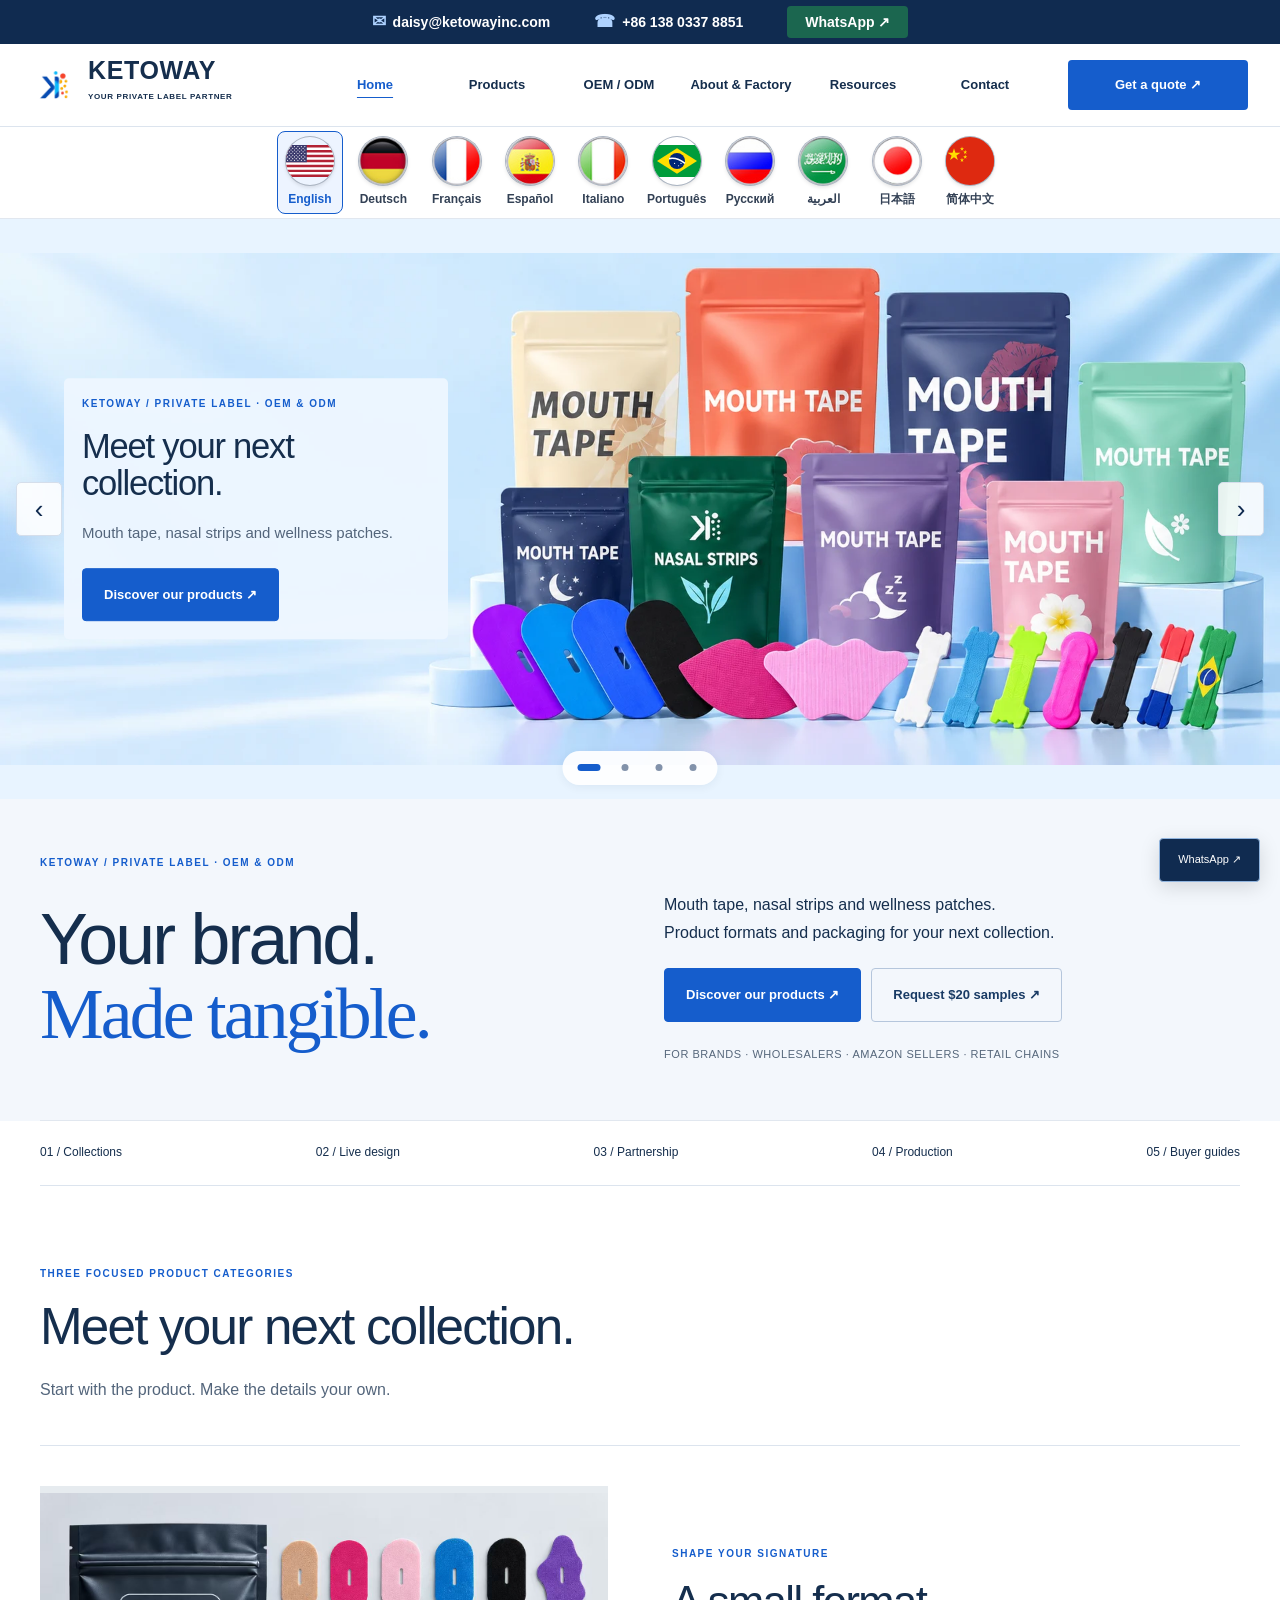
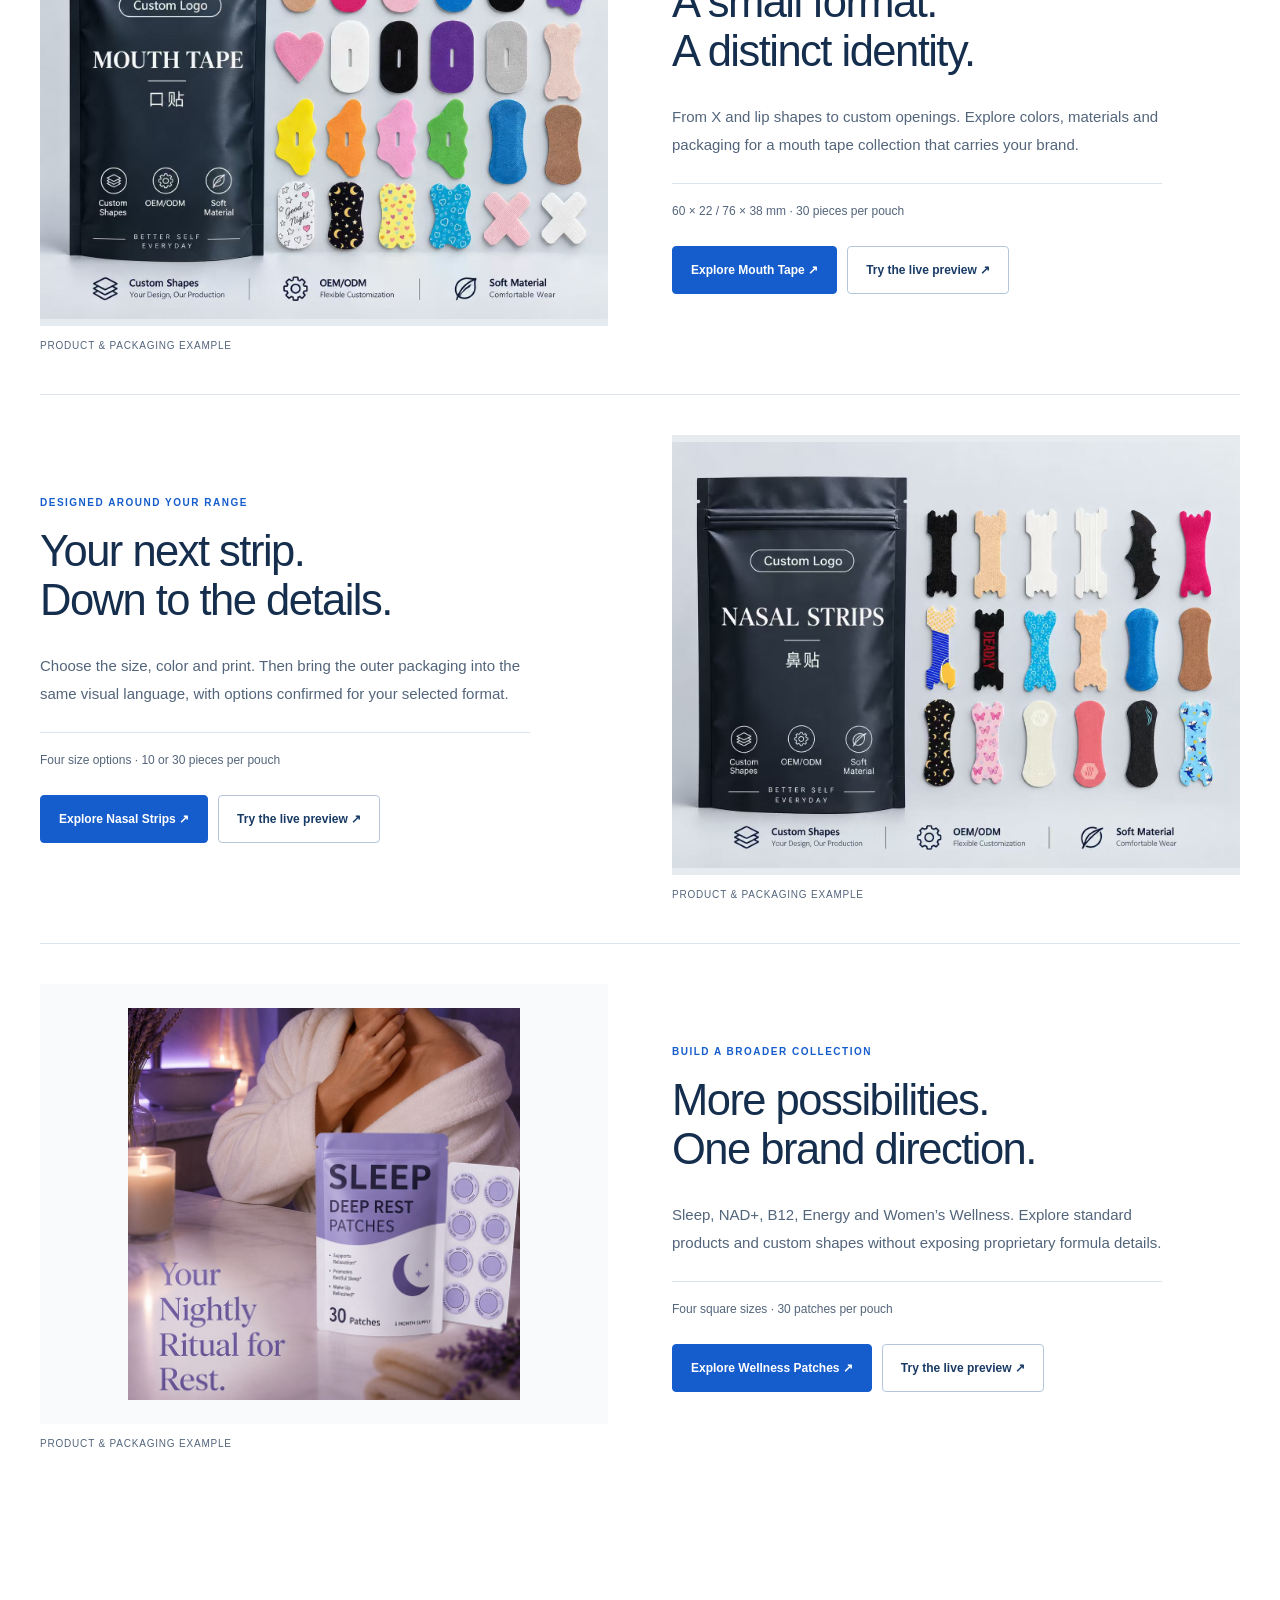
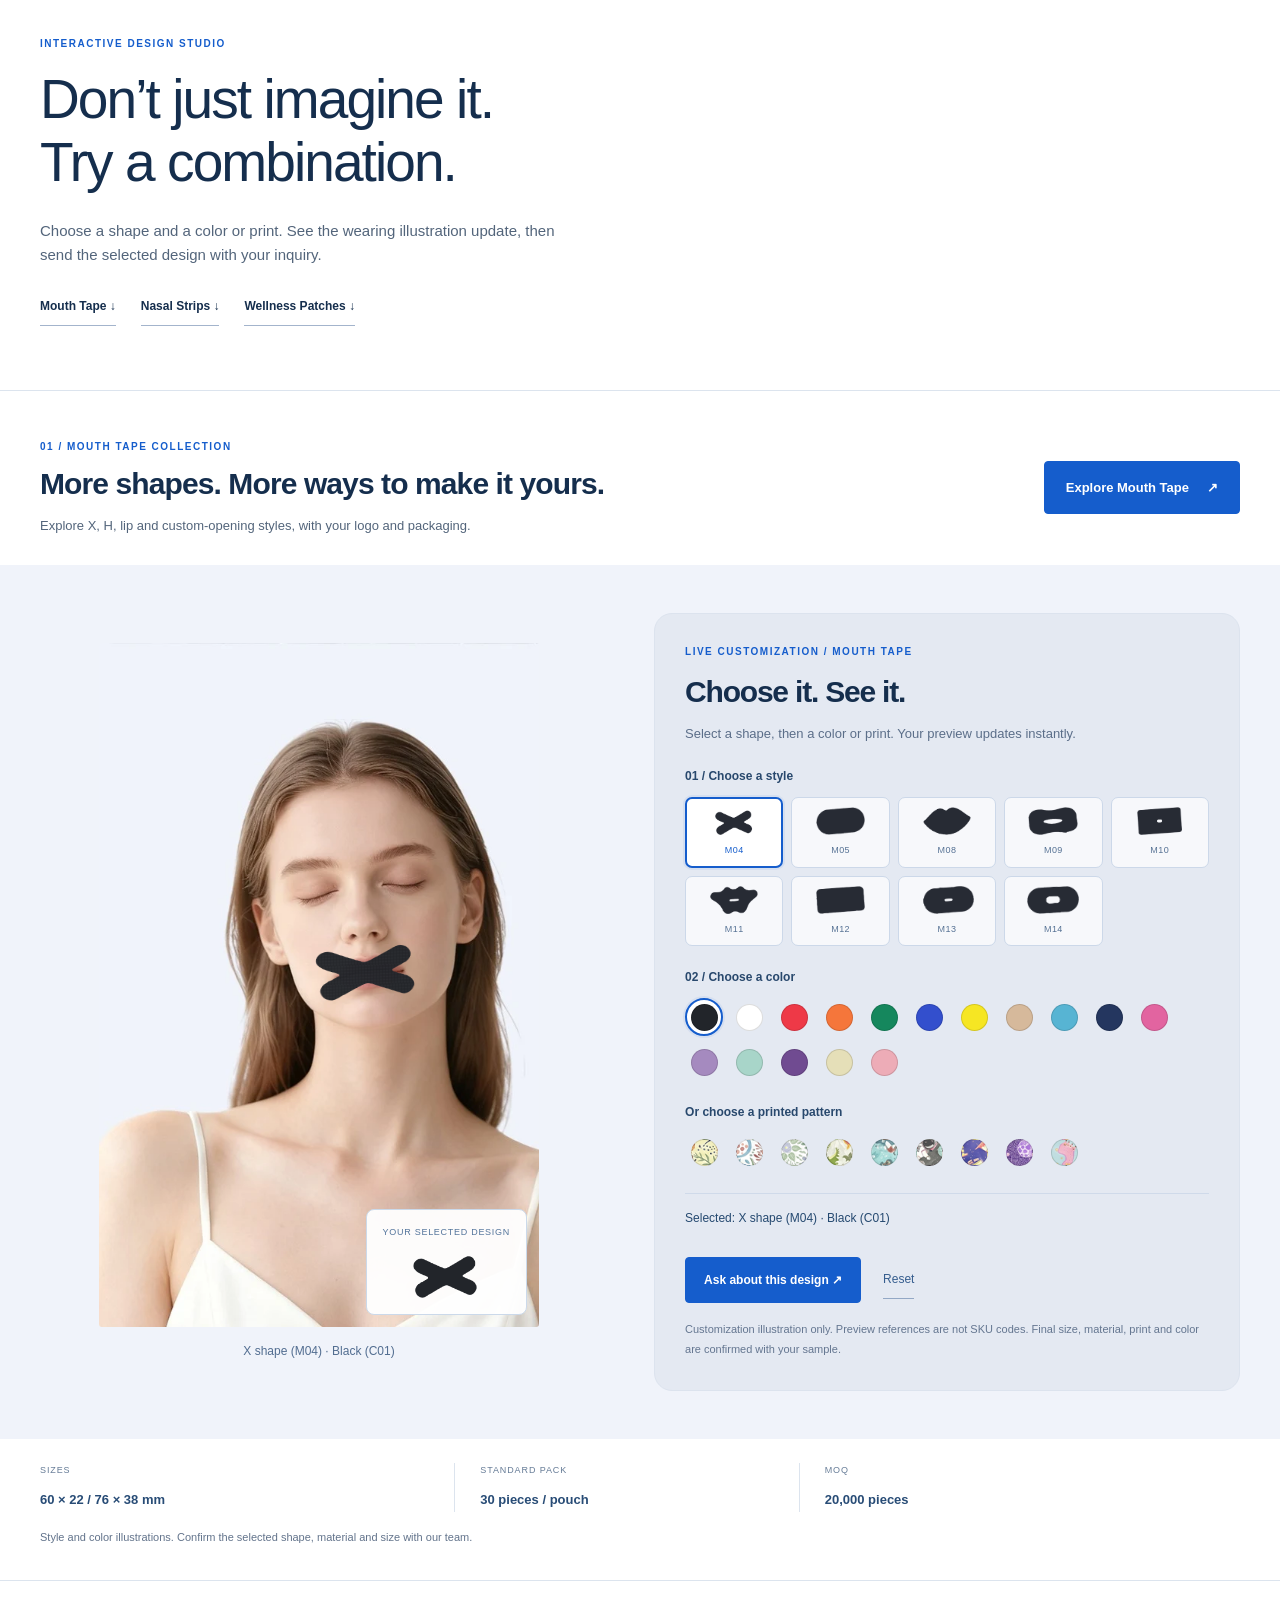
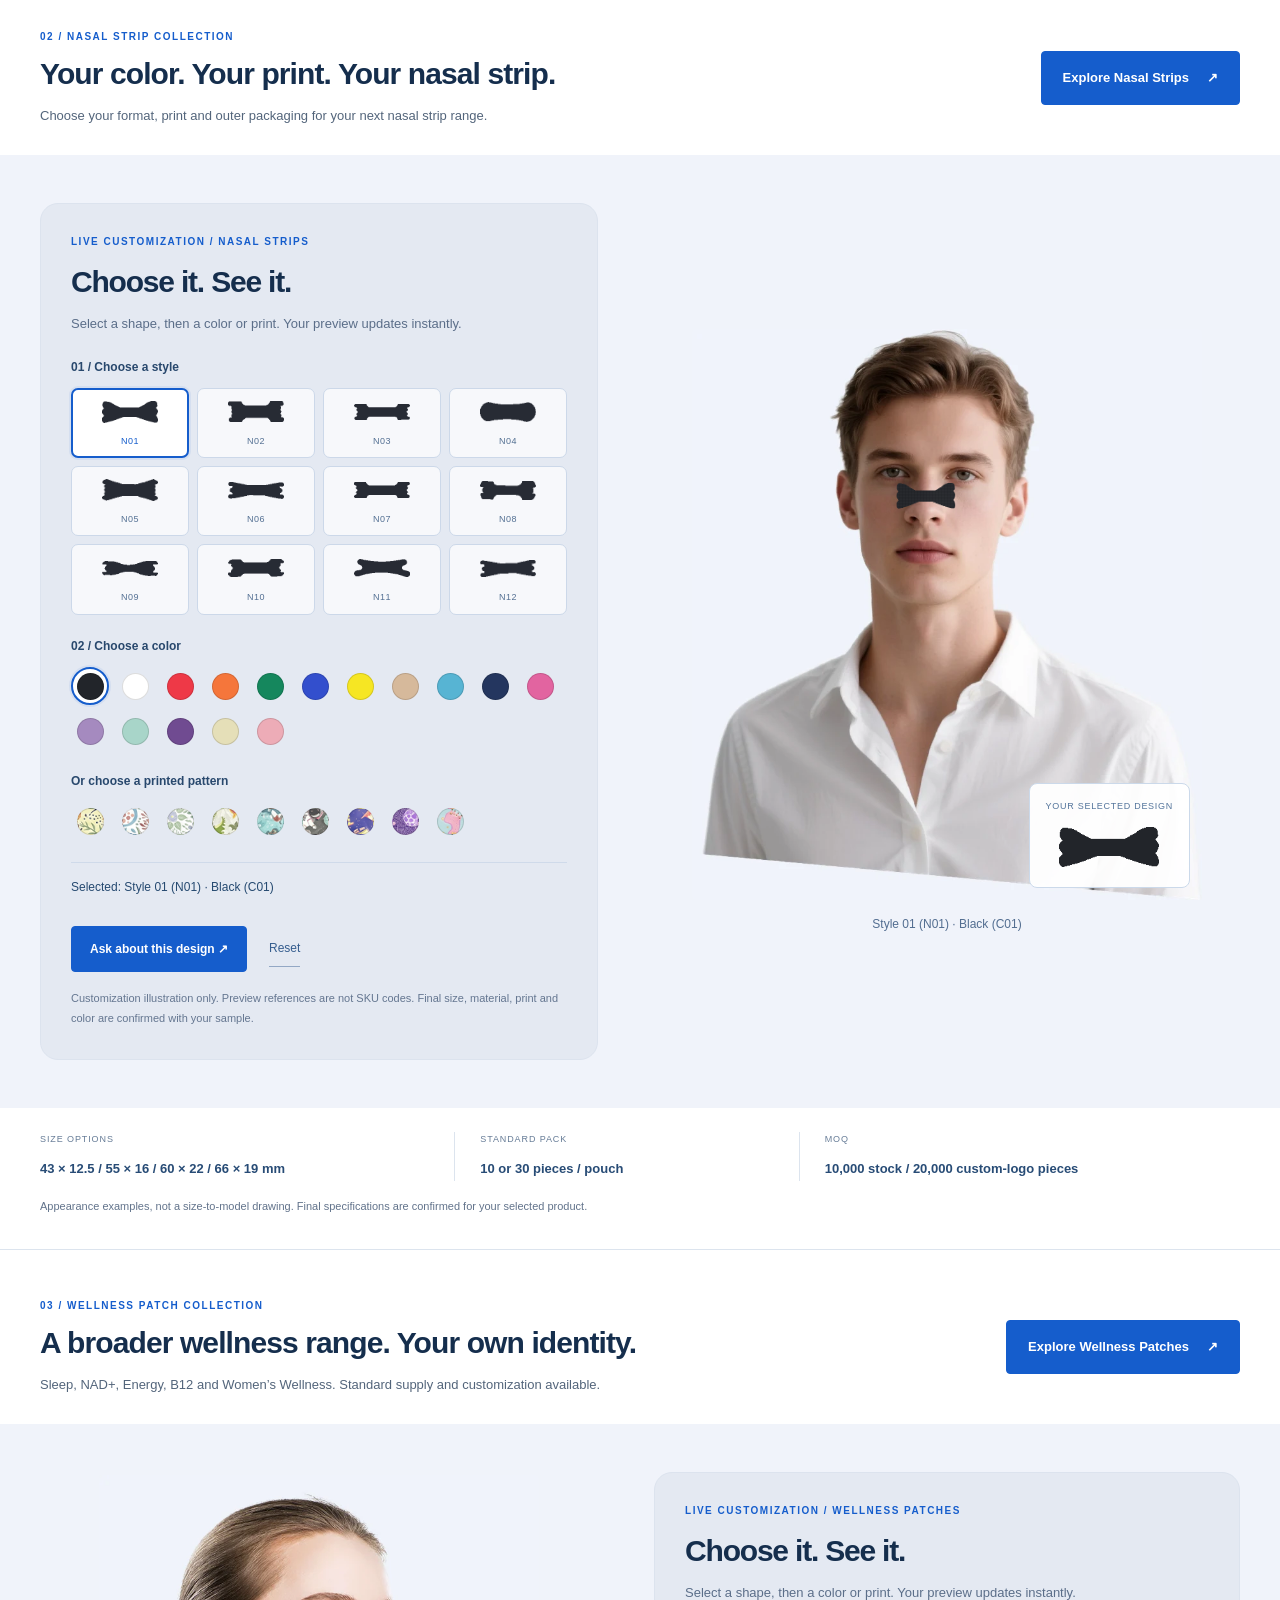
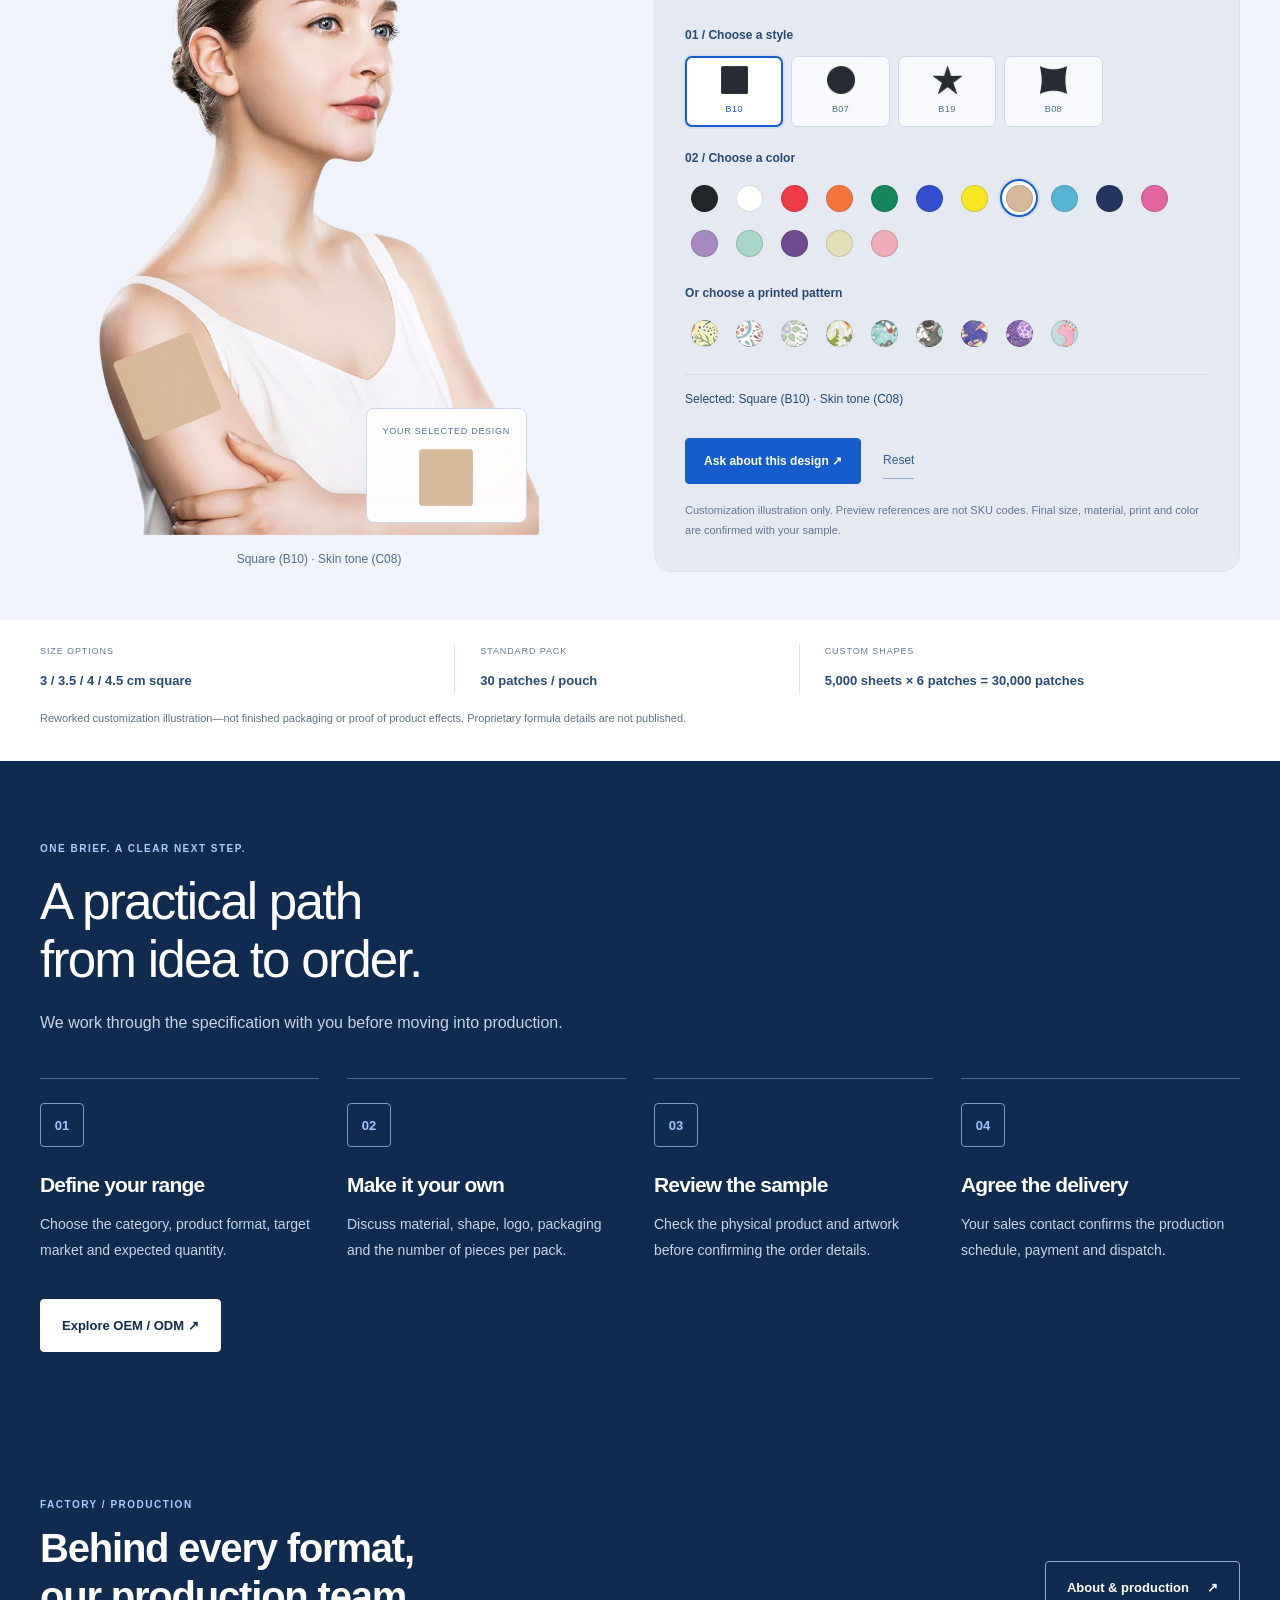
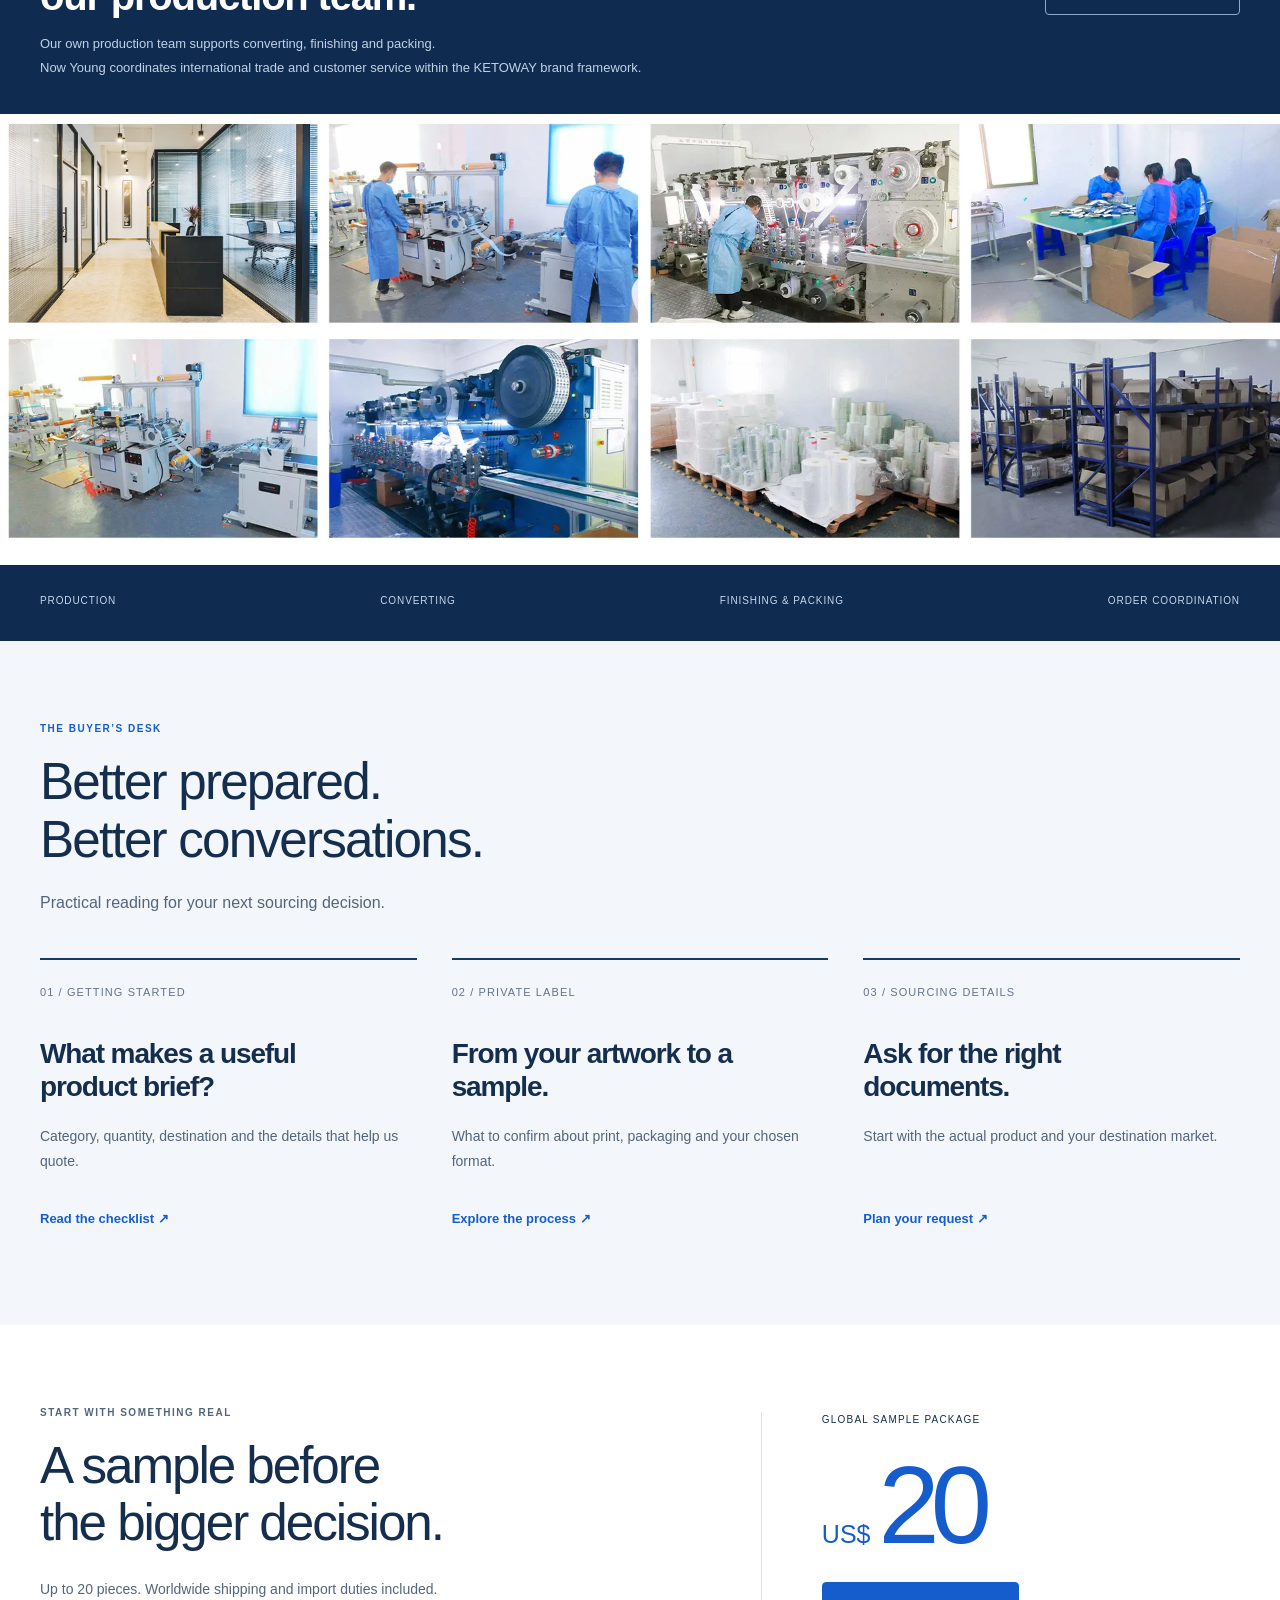
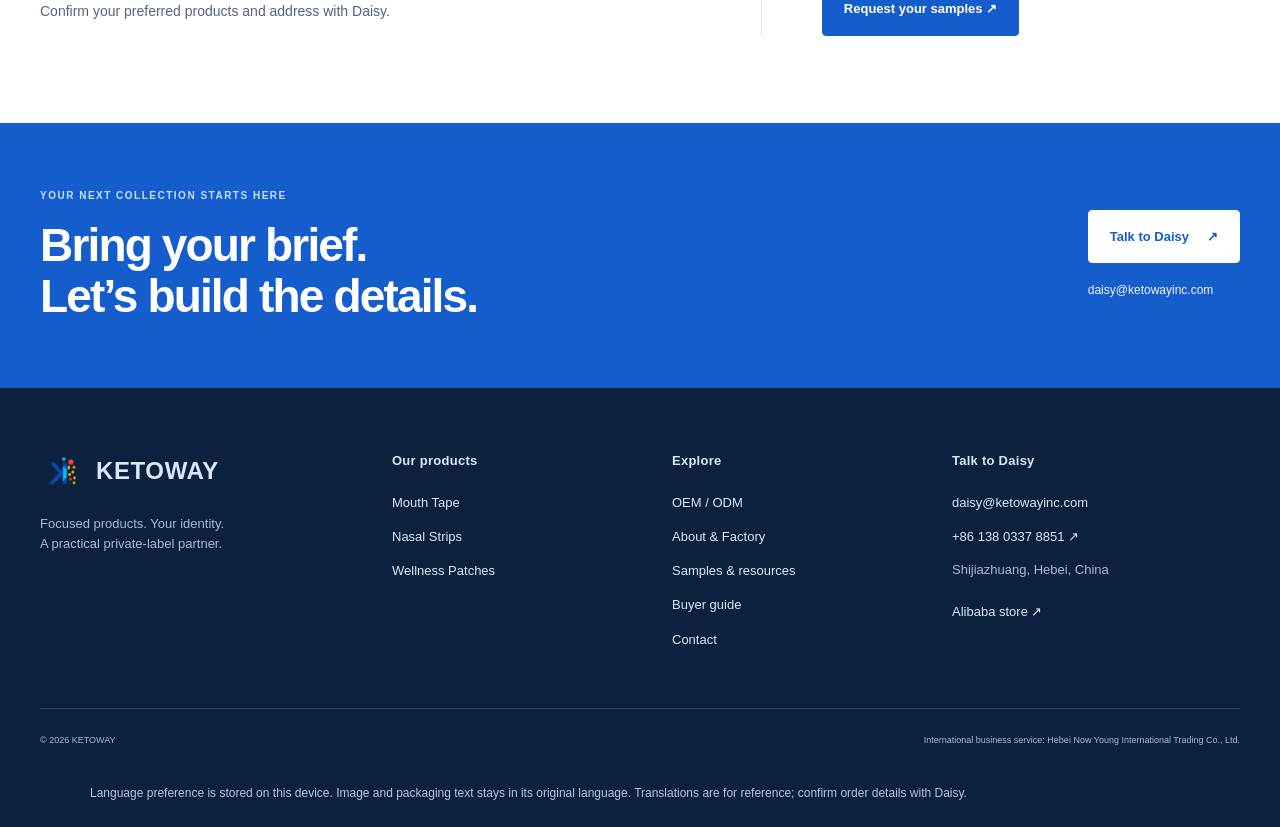
<file: index.html>
<!doctype html><html lang="en"><head><meta charset="utf-8"><meta name="viewport" content="width=device-width,initial-scale=1"><meta name="description" content="Private label mouth tape, nasal strips and wellness patches for brands, wholesalers and retailers. Explore KETOWAY customization and US$20 samples."><meta name="theme-color" content="#102b50"><title>Private Label Mouth Tape, Nasal Strips &amp; Wellness Patches | KETOWAY</title><link rel="canonical" href="https://www.ketowayinc.com/"><meta property="og:type" content="website"><meta property="og:site_name" content="KETOWAY"><meta property="og:title" content="Private Label Mouth Tape, Nasal Strips &amp; Wellness Patches | KETOWAY"><meta property="og:description" content="Private label mouth tape, nasal strips and wellness patches for brands, wholesalers and retailers. Explore KETOWAY customization and US$20 samples."><meta property="og:image" content="https://www.ketowayinc.com/assets/poster-collection.webp"><meta property="og:url" content="https://www.ketowayinc.com/"><meta name="twitter:card" content="summary_large_image"><meta name="twitter:title" content="Private Label Mouth Tape, Nasal Strips &amp; Wellness Patches | KETOWAY"><meta name="twitter:description" content="Private label mouth tape, nasal strips and wellness patches for brands, wholesalers and retailers. Explore KETOWAY customization and US$20 samples."><meta name="twitter:image" content="https://www.ketowayinc.com/assets/poster-collection.webp"><link rel="alternate" hreflang="en" href="https://www.ketowayinc.com/?lang=en"><link rel="alternate" hreflang="de" href="https://www.ketowayinc.com/?lang=de"><link rel="alternate" hreflang="fr" href="https://www.ketowayinc.com/?lang=fr"><link rel="alternate" hreflang="es" href="https://www.ketowayinc.com/?lang=es"><link rel="alternate" hreflang="it" href="https://www.ketowayinc.com/?lang=it"><link rel="alternate" hreflang="pt-BR" href="https://www.ketowayinc.com/?lang=pt-BR"><link rel="alternate" hreflang="ru" href="https://www.ketowayinc.com/?lang=ru"><link rel="alternate" hreflang="ar" href="https://www.ketowayinc.com/?lang=ar"><link rel="alternate" hreflang="ja" href="https://www.ketowayinc.com/?lang=ja"><link rel="alternate" hreflang="zh-CN" href="https://www.ketowayinc.com/?lang=zh-CN"><link rel="alternate" hreflang="x-default" href="https://www.ketowayinc.com/"><script type="application/ld+json">{"@context":"https://schema.org","@type":"Organization","name":"KETOWAY","url":"https://www.ketowayinc.com/","logo":"https://www.ketowayinc.com/assets/ketoway-logo.png","email":"daisy@ketowayinc.com","telephone":"+8613803378851","address":{"@type":"PostalAddress","addressLocality":"Shijiazhuang","addressRegion":"Hebei","addressCountry":"CN"},"contactPoint":{"@type":"ContactPoint","name":"Daisy","contactType":"sales","email":"daisy@ketowayinc.com","telephone":"+8613803378851"},"sameAs":["https://ketoway.en.alibaba.com/"]}</script><link rel="stylesheet" href="styles.css?v=20260922-studio"><link rel="icon" href="assets/ketoway-logo.png"><link rel="stylesheet" href="studio.css?v=20260922-studio"><link rel="stylesheet" href="languages.css?v=20260924-refine"><link rel="stylesheet" href="design-polish.css?v=20260923-polish"><link rel="stylesheet" href="carousel.css?v=20260923-carousel"><link rel="stylesheet" href="refinement.css?v=20260924-refine"><link rel="stylesheet" href="topcontact.css?v=20260924-fit"></head><body><a class="skip" href="#main">Skip to content</a><div class="contact-strip"><div class="container" data-no-translate><a href="mailto:daisy@ketowayinc.com"><span aria-hidden="true">✉</span> daisy@ketowayinc.com</a><a href="tel:+8613803378851"><span aria-hidden="true">☎</span> +86 138 0337 8851</a><a href="https://wa.me/8613803378851" target="_blank" rel="noopener">WhatsApp ↗</a></div></div><header><div class="container header-inner"><a class="brand" href="index.html" aria-label="KETOWAY home"><picture><source srcset="assets/ketoway-logo.webp" type="image/webp"><img src="assets/ketoway-logo.png" alt="" loading="lazy" decoding="async"></picture><strong>KETOWAY<small>YOUR PRIVATE LABEL PARTNER</small></strong></a><button id="menu-toggle" aria-label="Open navigation" aria-controls="main-nav" aria-expanded="false">☰</button><nav id="main-nav" aria-label="Main navigation"><a href="index.html" aria-current="page">Home</a><a href="products.html">Products</a><a href="oem.html">OEM / ODM</a><a href="factory.html">About & Factory</a><a href="resources.html">Resources</a><a href="contact.html">Contact</a></nav><a class="header-quote" href="contact.html">Get a quote ↗</a></div></header><main id="main"><section class="studio-hero"><section class="hero-carousel" aria-label="KETOWAY collections"><div class="carousel-stage"><article class="carousel-slide slide-collection" id="hero-slide-0" ><div class="slide-media"><img src="assets/poster-collection.webp" alt="Company-owned mouth tape and nasal strip packaging collection" fetchpriority="high" decoding="async"></div><div class="slide-copy"><p class="eyebrow">KETOWAY / PRIVATE LABEL · OEM & ODM</p><h2>Meet your next collection.</h2><p>Mouth tape, nasal strips and wellness patches.</p><a class="button" href="products.html">Discover our products ↗</a></div></article><article class="carousel-slide slide-custom" id="hero-slide-1" hidden><div class="slide-media"><img src="assets/mouth-custom-options.jpg" alt="Mouth Tape product and packaging example" loading="lazy" decoding="async"><img src="assets/nasal-custom-options.jpg" alt="Nasal Strips product and packaging example" loading="lazy"></div><div class="slide-copy"><p class="eyebrow">OEM / ODM</p><h2>Make it your own</h2><p>Discuss material, shape, logo, packaging and the number of pieces per pack.</p><a class="button" href="oem.html">Explore OEM / ODM ↗</a></div></article><article class="carousel-slide slide-production" id="hero-slide-2" hidden><div class="slide-media"><img src="assets/poster-production.webp" alt="Actual production, converting, packing and storage photographs supplied in our company storefront source files" loading="lazy" decoding="async"></div><div class="slide-copy"><p class="eyebrow">FACTORY / PRODUCTION</p><h2>Our production team</h2><p>Our own production team supports converting, finishing and packing.</p><a class="button" href="factory.html">About & production</a></div></article><article class="carousel-slide slide-wellness" id="hero-slide-3" hidden><div class="slide-media"><img src="assets/product-sleep-patches.jpg" alt="Wellness Patches product and packaging example" loading="lazy" decoding="async"></div><div class="slide-copy"><p class="eyebrow">Wellness Patches</p><h2>More possibilities.</h2><p>Sleep, NAD+, Energy, B12 and Women’s Wellness. Standard supply and customization available.</p><a class="button" href="functional-patches.html">Explore Wellness Patches ↗</a></div></article></div><div class="carousel-controls" hidden data-no-translate><button type="button" data-carousel-prev aria-label="Previous slide">‹</button><div class="carousel-dots"><button type="button" data-carousel-dot="0" aria-controls="hero-slide-0" aria-label="Slide 1" aria-pressed="true"><span></span></button><button type="button" data-carousel-dot="1" aria-controls="hero-slide-1" aria-label="Slide 2" aria-pressed="false"><span></span></button><button type="button" data-carousel-dot="2" aria-controls="hero-slide-2" aria-label="Slide 3" aria-pressed="false"><span></span></button><button type="button" data-carousel-dot="3" aria-controls="hero-slide-3" aria-label="Slide 4" aria-pressed="false"><span></span></button></div><span class="carousel-counter" aria-hidden="true">01 / 04</span><button type="button" data-carousel-next aria-label="Next slide">›</button></div><span class="carousel-announcement" aria-live="polite" aria-atomic="true" data-no-translate></span></section><div class="studio-intro container"><p class="eyebrow">KETOWAY / PRIVATE LABEL · OEM & ODM</p><div><h1>Your brand.<br><em>Made tangible.</em></h1><div class="studio-pitch"><p>Mouth tape, nasal strips and wellness patches.<br>Product formats and packaging for your next collection.</p><div class="actions"><a class="button" href="#collections">Discover our products ↗</a><a class="button secondary" href="contact.html?request=Sample">Request $20 samples ↗</a></div><p class="studio-audience">FOR BRANDS · WHOLESALERS · AMAZON SELLERS · RETAIL CHAINS</p></div></div></div></section>
<nav class="studio-jump container" aria-label="Homepage chapters"><a href="#collections">01 / Collections</a><a href="#customize">02 / Live design</a><a href="#partnership">03 / Partnership</a><a href="#production">04 / Production</a><a href="#buyer-journal">05 / Buyer guides</a></nav>
<section class="range-section container" id="collections"><div class="studio-section-heading"><p class="eyebrow">THREE FOCUSED PRODUCT CATEGORIES</p><h2>Meet your next collection.</h2><p>Start with the product. Make the details your own.</p></div><article class="range-story"><a class="range-photo" href="mouth-tape.html"><img src="assets/mouth-custom-options.jpg" alt="Mouth Tape product and packaging example" loading="lazy"><span>PRODUCT & PACKAGING EXAMPLE</span></a><div class="range-story-copy"><p class="eyebrow">SHAPE YOUR SIGNATURE</p><h2>A small format.<br>A distinct identity.</h2><p>From X and lip shapes to custom openings. Explore colors, materials and packaging for a mouth tape collection that carries your brand.</p><p class="range-spec">60 × 22 / 76 × 38 mm · 30 pieces per pouch</p><div class="actions"><a class="button" href="mouth-tape.html">Explore Mouth Tape ↗</a><a class="button secondary" href="#mouth-collection">Try the live preview ↗</a></div></div></article><article class="range-story"><a class="range-photo" href="nasal-strips.html"><img src="assets/nasal-custom-options.jpg" alt="Nasal Strips product and packaging example" loading="lazy"><span>PRODUCT & PACKAGING EXAMPLE</span></a><div class="range-story-copy"><p class="eyebrow">DESIGNED AROUND YOUR RANGE</p><h2>Your next strip.<br>Down to the details.</h2><p>Choose the size, color and print. Then bring the outer packaging into the same visual language, with options confirmed for your selected format.</p><p class="range-spec">Four size options · 10 or 30 pieces per pouch</p><div class="actions"><a class="button" href="nasal-strips.html">Explore Nasal Strips ↗</a><a class="button secondary" href="#nasal-collection">Try the live preview ↗</a></div></div></article><article class="range-story"><a class="range-photo" href="functional-patches.html"><img src="assets/product-sleep-patches.jpg" alt="Wellness Patches product and packaging example" loading="lazy"><span>PRODUCT & PACKAGING EXAMPLE</span></a><div class="range-story-copy"><p class="eyebrow">BUILD A BROADER COLLECTION</p><h2>More possibilities.<br>One brand direction.</h2><p>Sleep, NAD+, B12, Energy and Women’s Wellness. Explore standard products and custom shapes without exposing proprietary formula details.</p><p class="range-spec">Four square sizes · 30 patches per pouch</p><div class="actions"><a class="button" href="functional-patches.html">Explore Wellness Patches ↗</a><a class="button secondary" href="#wellness-collection">Try the live preview ↗</a></div></div></article></section>
<section class="studio-custom-heading container" id="customize"><p class="eyebrow">INTERACTIVE DESIGN STUDIO</p><h2>Don’t just imagine it.<br>Try a combination.</h2><p>Choose a shape and a color or print. See the wearing illustration update, then send the selected design with your inquiry.</p><nav aria-label="Choose a live preview"><a href="#mouth-collection">Mouth Tape ↓</a><a href="#nasal-collection">Nasal Strips ↓</a><a href="#wellness-collection">Wellness Patches ↓</a></nav></section><section class="collection-poster" id="mouth-collection" aria-labelledby="mouth-collection-heading"><div class="container poster-heading"><div><p class="eyebrow">01 / MOUTH TAPE COLLECTION</p><h2 id="mouth-collection-heading">More shapes. More ways to make it yours.</h2><p>Explore X, H, lip and custom-opening styles, with your logo and packaging.</p></div><a class="button" href="mouth-tape.html">Explore Mouth Tape<span aria-hidden="true">↗</span></a></div><div class="configurator" data-configurator="mouth"><p class="config-placeholder">Loading interactive preview… <a href="mouth-tape.html">View product specifications</a></p><noscript><p>Enable JavaScript to choose a shape and color. Contact Daisy for a custom design.</p></noscript></div><div class="container"><div class="poster-facts"><div><span>SIZES</span><strong>60 × 22 / 76 × 38 mm</strong></div><div><span>STANDARD PACK</span><strong>30 pieces / pouch</strong></div><div><span>MOQ</span><strong>20,000 pieces</strong></div></div><p class="poster-note">Style and color illustrations. Confirm the selected shape, material and size with our team.</p></div></section><section class="collection-poster" id="nasal-collection" aria-labelledby="nasal-collection-heading"><div class="container poster-heading"><div><p class="eyebrow">02 / NASAL STRIP COLLECTION</p><h2 id="nasal-collection-heading">Your color. Your print. Your nasal strip.</h2><p>Choose your format, print and outer packaging for your next nasal strip range.</p></div><a class="button" href="nasal-strips.html">Explore Nasal Strips<span aria-hidden="true">↗</span></a></div><div class="configurator" data-configurator="nasal"><p class="config-placeholder">Loading interactive preview… <a href="nasal-strips.html">View product specifications</a></p><noscript><p>Enable JavaScript to choose a shape and color. Contact Daisy for a custom design.</p></noscript></div><div class="container"><div class="poster-facts"><div><span>SIZE OPTIONS</span><strong>43 × 12.5 / 55 × 16 / 60 × 22 / 66 × 19 mm</strong></div><div><span>STANDARD PACK</span><strong>10 or 30 pieces / pouch</strong></div><div><span>MOQ</span><strong>10,000 stock / 20,000 custom-logo pieces</strong></div></div><p class="poster-note">Appearance examples, not a size-to-model drawing. Final specifications are confirmed for your selected product.</p></div></section><section class="collection-poster" id="wellness-collection" aria-labelledby="wellness-collection-heading"><div class="container poster-heading"><div><p class="eyebrow">03 / WELLNESS PATCH COLLECTION</p><h2 id="wellness-collection-heading">A broader wellness range. Your own identity.</h2><p>Sleep, NAD+, Energy, B12 and Women’s Wellness. Standard supply and customization available.</p></div><a class="button" href="functional-patches.html">Explore Wellness Patches<span aria-hidden="true">↗</span></a></div><div class="configurator" data-configurator="body"><p class="config-placeholder">Loading interactive preview… <a href="functional-patches.html">View product specifications</a></p><noscript><p>Enable JavaScript to choose a shape and color. Contact Daisy for a custom design.</p></noscript></div><div class="container"><div class="poster-facts"><div><span>SIZE OPTIONS</span><strong>3 / 3.5 / 4 / 4.5 cm square</strong></div><div><span>STANDARD PACK</span><strong>30 patches / pouch</strong></div><div><span>CUSTOM SHAPES</span><strong>5,000 sheets × 6 patches = 30,000 patches</strong></div></div><p class="poster-note">Reworked customization illustration—not finished packaging or proof of product effects. Proprietary formula details are not published.</p></div></section>

<section class="partnership-section" id="partnership"><div class="container"><div class="studio-section-heading"><p class="eyebrow">ONE BRIEF. A CLEAR NEXT STEP.</p><h2>A practical path<br>from idea to order.</h2><p>We work through the specification with you before moving into production.</p></div><ol class="partnership-steps"><li><span>01</span><h3>Define your range</h3><p>Choose the category, product format, target market and expected quantity.</p></li><li><span>02</span><h3>Make it your own</h3><p>Discuss material, shape, logo, packaging and the number of pieces per pack.</p></li><li><span>03</span><h3>Review the sample</h3><p>Check the physical product and artwork before confirming the order details.</p></li><li><span>04</span><h3>Agree the delivery</h3><p>Your sales contact confirms the production schedule, payment and dispatch.</p></li></ol><a class="button" href="oem.html">Explore OEM / ODM ↗</a></div></section>
<div id="production"><section class="production-poster"><div class="container poster-heading"><div><p class="eyebrow">FACTORY / PRODUCTION</p><h2>Behind every format,<br>our production team.</h2><p>Our own production team supports converting, finishing and packing.<br>Now Young coordinates international trade and customer service within the KETOWAY brand framework.</p></div><a class="button secondary" href="factory.html">About & production<span aria-hidden="true">↗</span></a></div><a href="factory.html" class="production-art"><img src="assets/poster-production.webp" alt="Actual production, converting, packing and storage photographs supplied in our company storefront source files" width="1920" height="899" loading="lazy" decoding="async"></a><div class="container production-caption"><span>PRODUCTION</span><span>CONVERTING</span><span>FINISHING & PACKING</span><span>ORDER COORDINATION</span></div></section>
</div>
<section class="section studio-journal" id="buyer-journal"><div class="container"><div class="studio-section-heading"><p class="eyebrow">THE BUYER’S DESK</p><h2>Better prepared.<br>Better conversations.</h2><p>Practical reading for your next sourcing decision.</p></div><div class="journal-grid"><a href="buyer-guide.html#brief"><span>01 / GETTING STARTED</span><h3>What makes a useful product brief?</h3><p>Category, quantity, destination and the details that help us quote.</p><b>Read the checklist ↗</b></a><a href="buyer-guide.html#artwork"><span>02 / PRIVATE LABEL</span><h3>From your artwork to a sample.</h3><p>What to confirm about print, packaging and your chosen format.</p><b>Explore the process ↗</b></a><a href="buyer-guide.html#documents"><span>03 / SOURCING DETAILS</span><h3>Ask for the right documents.</h3><p>Start with the actual product and your destination market.</p><b>Plan your request ↗</b></a></div></div></section>
<section class="studio-sample"><div class="container"><div><p class="eyebrow">START WITH SOMETHING REAL</p><h2>A sample before<br>the bigger decision.</h2><p>Up to 20 pieces. Worldwide shipping and import duties included.<br>Confirm your preferred products and address with Daisy.</p></div><div class="studio-price"><span>GLOBAL SAMPLE PACKAGE</span><strong><small>US$</small>20</strong><a class="button" href="contact.html?request=Sample">Request your samples ↗</a></div></div></section><section class="cta"><div class="container cta-inner"><div><p class="eyebrow">YOUR NEXT COLLECTION STARTS HERE</p><h2>Bring your brief.<br>Let’s build the details.</h2></div><div><a class="button" href="contact.html">Talk to Daisy<span aria-hidden="true">↗</span></a><a class="email-link" href="mailto:daisy@ketowayinc.com">daisy@ketowayinc.com</a></div></div></section></main><footer><div class="container footer-grid"><div><a class="brand" href="index.html"><picture><source srcset="assets/ketoway-logo.webp" type="image/webp"><img src="assets/ketoway-logo.png" alt="" loading="lazy" decoding="async"></picture><strong>KETOWAY</strong></a><p>Focused products. Your identity.<br>A practical private-label partner.</p></div><div><h3>Our products</h3><a href="mouth-tape.html">Mouth Tape</a><a href="nasal-strips.html">Nasal Strips</a><a href="functional-patches.html">Wellness Patches</a></div><div><h3>Explore</h3><a href="oem.html">OEM / ODM</a><a href="factory.html">About & Factory</a><a href="resources.html">Samples & resources</a><a href="buyer-guide.html">Buyer guide</a><a href="contact.html">Contact</a></div><div><h3>Talk to Daisy</h3><a href="mailto:daisy@ketowayinc.com">daisy@ketowayinc.com</a><a href="https://wa.me/8613803378851" target="_blank" rel="noopener">+86 138 0337 8851 ↗</a><p>Shijiazhuang, Hebei, China</p><a href="https://ketoway.en.alibaba.com/" target="_blank" rel="noopener">Alibaba store ↗</a></div></div><div class="container footer-bottom"><span>© 2026 KETOWAY</span><span>International business service: Hebei Now Young International Trading Co., Ltd.</span></div><div class="language-note container" data-language-note></div></footer><a class="floating-contact" href="https://wa.me/8613803378851" target="_blank" rel="noopener" aria-label="Contact Daisy on WhatsApp">WhatsApp ↗</a><script src="ketoway-tracking.js?v=20261009"></script><script src="script.js?v=20261009"></script><script src="ketoway-analytics.js?v=20261009"></script><script src="config-data.js?v=20260922-studio"></script><script src="configurator.js?v=20260924-refine"></script><script src="studio.js?v=20260922-studio"></script><script src="translations.js?v=20260923-flags10"></script><script src="languages.js?v=20260923-flags10"></script><script src="carousel.js?v=20260924-refine"></script></body></html>
</file>
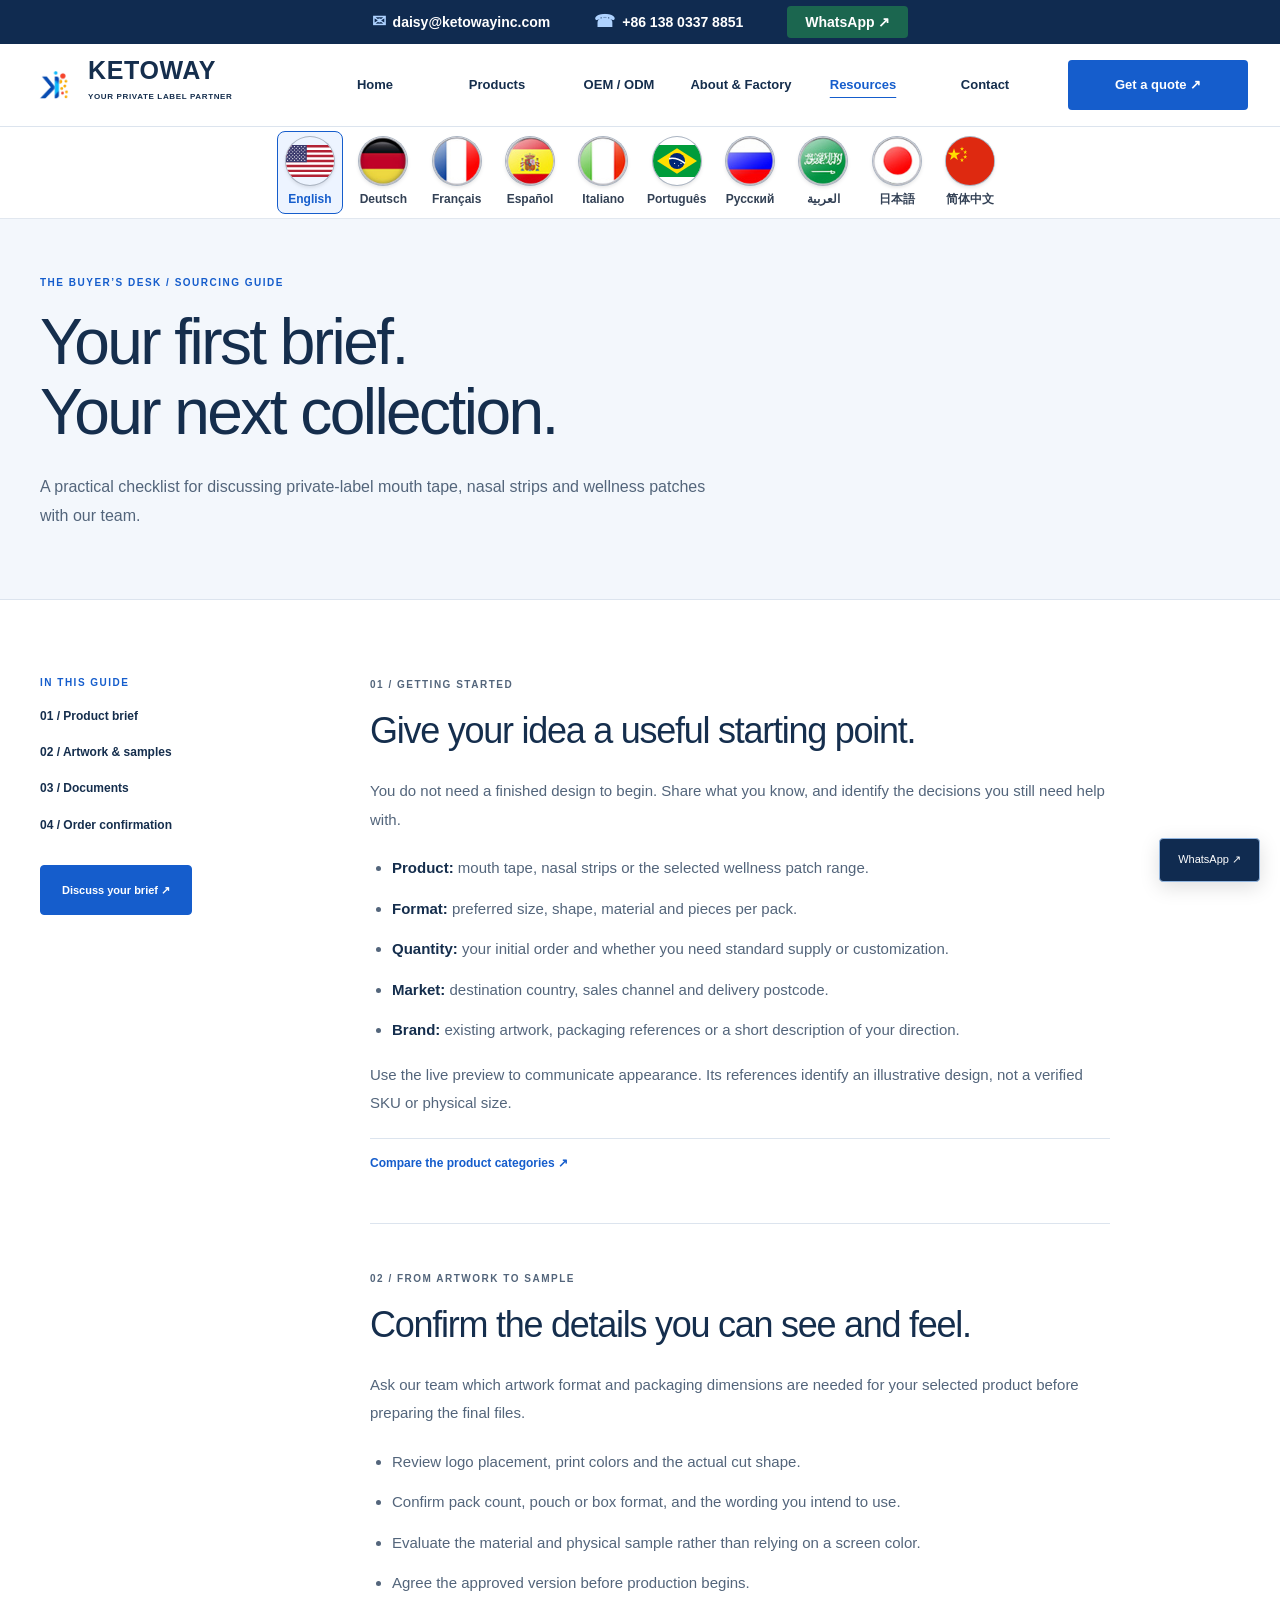
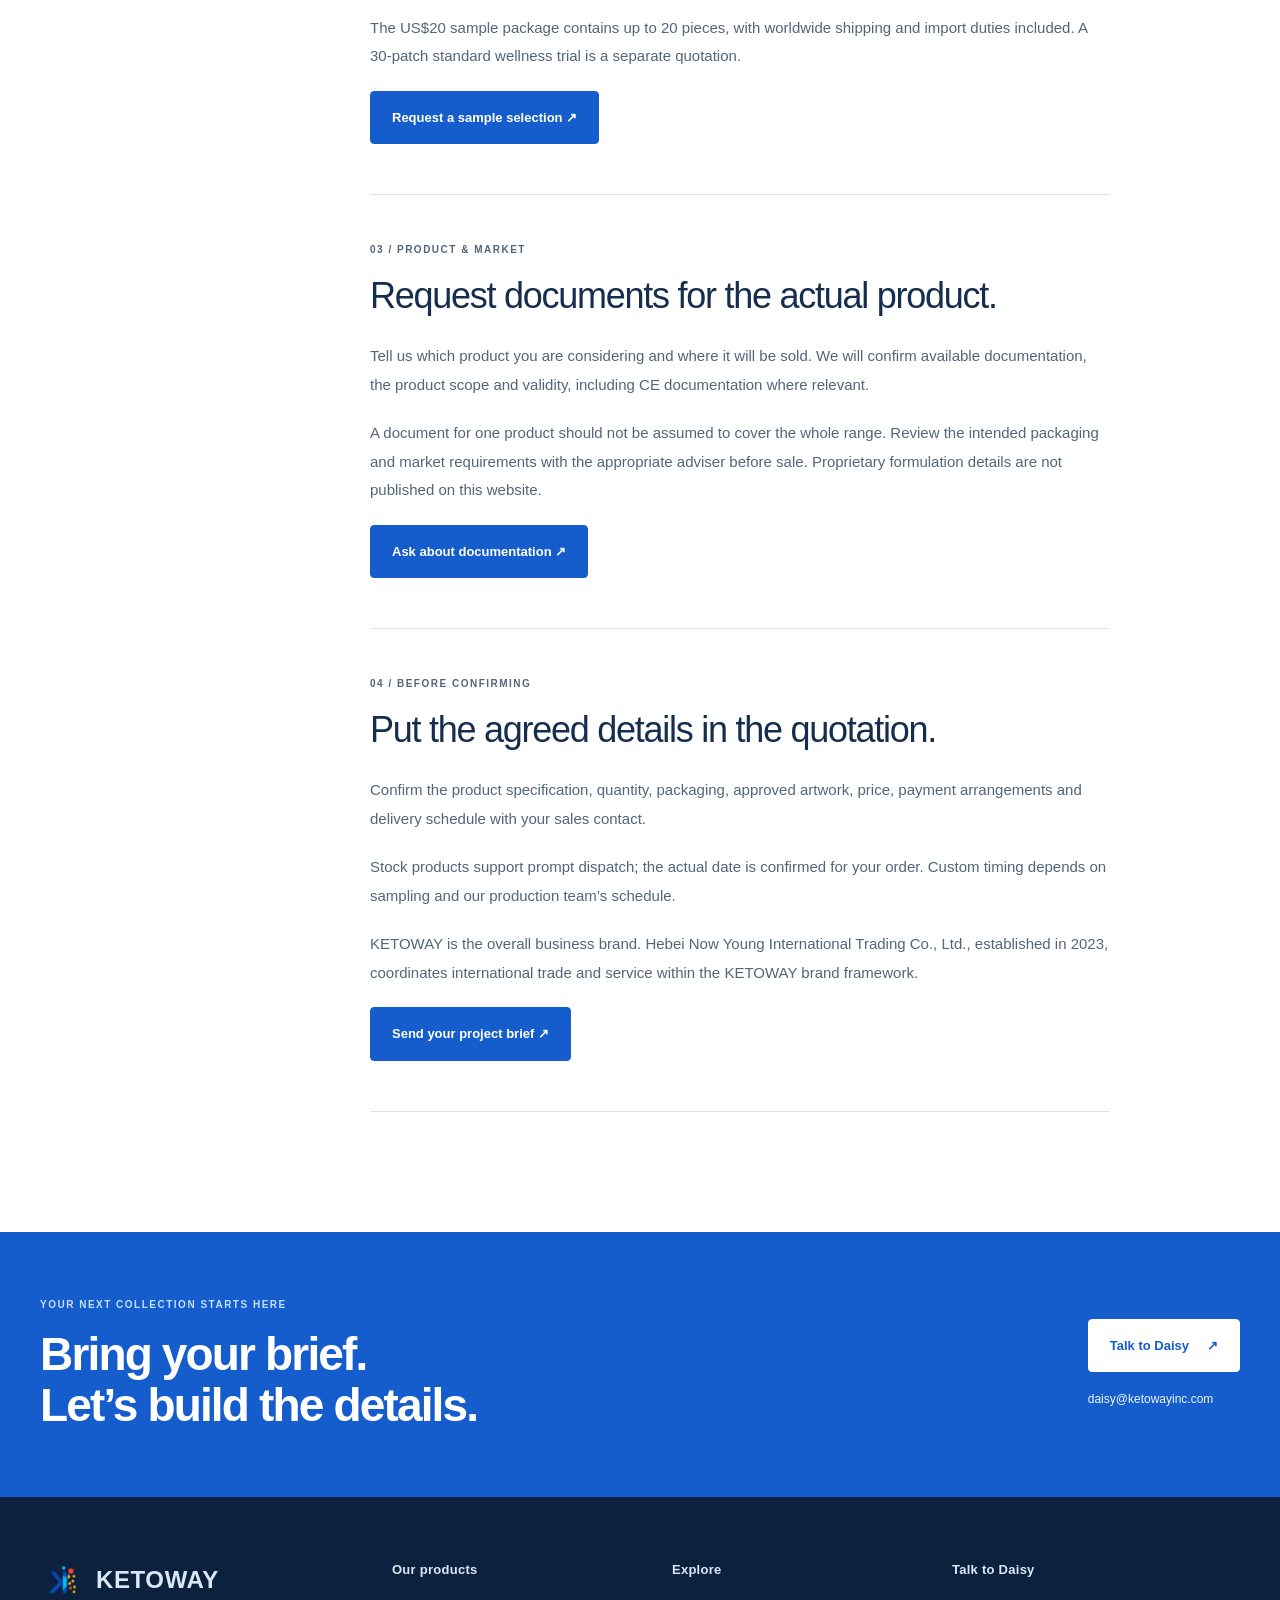
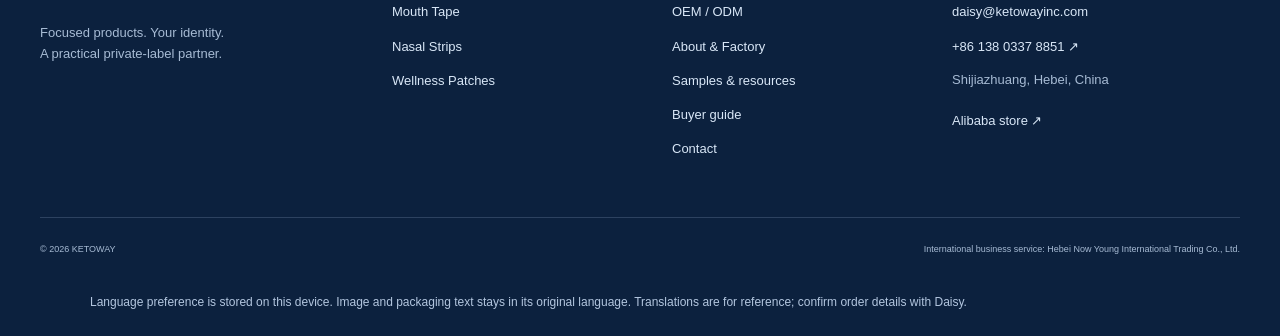
<file: buyer-guide.html>
<!doctype html><html lang="en"><head><meta charset="utf-8"><meta name="viewport" content="width=device-width,initial-scale=1"><meta name="description" content="Private label buyer guide for mouth tape, nasal strips and wellness patches. Learn how KETOWAY handles samples, customization and order confirmation."><meta name="theme-color" content="#102b50"><title>Private Label Sourcing Guide | KETOWAY</title><link rel="canonical" href="https://www.ketowayinc.com/buyer-guide"><meta property="og:type" content="website"><meta property="og:site_name" content="KETOWAY"><meta property="og:title" content="Private Label Sourcing Guide | KETOWAY"><meta property="og:description" content="Private label buyer guide for mouth tape, nasal strips and wellness patches. Learn how KETOWAY handles samples, customization and order confirmation."><meta property="og:image" content="https://www.ketowayinc.com/assets/poster-collection.webp"><meta property="og:url" content="https://www.ketowayinc.com/buyer-guide"><meta name="twitter:card" content="summary_large_image"><meta name="twitter:title" content="Private Label Sourcing Guide | KETOWAY"><meta name="twitter:description" content="Private label buyer guide for mouth tape, nasal strips and wellness patches. Learn how KETOWAY handles samples, customization and order confirmation."><meta name="twitter:image" content="https://www.ketowayinc.com/assets/poster-collection.webp"><link rel="alternate" hreflang="en" href="https://www.ketowayinc.com/buyer-guide?lang=en"><link rel="alternate" hreflang="de" href="https://www.ketowayinc.com/buyer-guide?lang=de"><link rel="alternate" hreflang="fr" href="https://www.ketowayinc.com/buyer-guide?lang=fr"><link rel="alternate" hreflang="es" href="https://www.ketowayinc.com/buyer-guide?lang=es"><link rel="alternate" hreflang="it" href="https://www.ketowayinc.com/buyer-guide?lang=it"><link rel="alternate" hreflang="pt-BR" href="https://www.ketowayinc.com/buyer-guide?lang=pt-BR"><link rel="alternate" hreflang="ru" href="https://www.ketowayinc.com/buyer-guide?lang=ru"><link rel="alternate" hreflang="ar" href="https://www.ketowayinc.com/buyer-guide?lang=ar"><link rel="alternate" hreflang="ja" href="https://www.ketowayinc.com/buyer-guide?lang=ja"><link rel="alternate" hreflang="zh-CN" href="https://www.ketowayinc.com/buyer-guide?lang=zh-CN"><link rel="alternate" hreflang="x-default" href="https://www.ketowayinc.com/buyer-guide"><script type="application/ld+json">{"@context":"https://schema.org","@type":"Organization","name":"KETOWAY","url":"https://www.ketowayinc.com/","logo":"https://www.ketowayinc.com/assets/ketoway-logo.png","email":"daisy@ketowayinc.com","telephone":"+8613803378851","address":{"@type":"PostalAddress","addressLocality":"Shijiazhuang","addressRegion":"Hebei","addressCountry":"CN"},"contactPoint":{"@type":"ContactPoint","name":"Daisy","contactType":"sales","email":"daisy@ketowayinc.com","telephone":"+8613803378851"},"sameAs":["https://ketoway.en.alibaba.com/"]}</script><script type="application/ld+json">{"@context":"https://schema.org","@type":"BreadcrumbList","itemListElement":[{"@type":"ListItem","position":1,"name":"Home","item":"https://www.ketowayinc.com/"},{"@type":"ListItem","position":2,"name":"Buyer guide","item":"https://www.ketowayinc.com/buyer-guide"}]}</script><link rel="stylesheet" href="styles.css?v=20260922-studio"><link rel="icon" href="assets/ketoway-logo.png"><link rel="stylesheet" href="studio.css?v=20260922-studio"><link rel="stylesheet" href="languages.css?v=20260924-refine"><link rel="stylesheet" href="design-polish.css?v=20260923-polish"><link rel="stylesheet" href="refinement.css?v=20260924-refine"><link rel="stylesheet" href="topcontact.css?v=20260924-fit"></head><body><a class="skip" href="#main">Skip to content</a><div class="contact-strip"><div class="container" data-no-translate><a href="mailto:daisy@ketowayinc.com"><span aria-hidden="true">✉</span> daisy@ketowayinc.com</a><a href="tel:+8613803378851"><span aria-hidden="true">☎</span> +86 138 0337 8851</a><a href="https://wa.me/8613803378851" target="_blank" rel="noopener">WhatsApp ↗</a></div></div><header><div class="container header-inner"><a class="brand" href="index.html" aria-label="KETOWAY home"><picture><source srcset="assets/ketoway-logo.webp" type="image/webp"><img src="assets/ketoway-logo.png" alt="" loading="lazy" decoding="async"></picture><strong>KETOWAY<small>YOUR PRIVATE LABEL PARTNER</small></strong></a><button id="menu-toggle" aria-label="Open navigation" aria-controls="main-nav" aria-expanded="false">☰</button><nav id="main-nav" aria-label="Main navigation"><a href="index.html">Home</a><a href="products.html">Products</a><a href="oem.html">OEM / ODM</a><a href="factory.html">About & Factory</a><a href="resources.html" aria-current="page">Resources</a><a href="contact.html">Contact</a></nav><a class="header-quote" href="contact.html">Get a quote ↗</a></div></header><main id="main"><section class="page-intro"><div class="container"><p class="eyebrow">THE BUYER’S DESK / SOURCING GUIDE</p><h1>Your first brief.<br>Your next collection.</h1><p class="lead">A practical checklist for discussing private-label mouth tape, nasal strips and wellness patches with our team.</p></div></section><div class="container guide-layout"><aside><p class="eyebrow">IN THIS GUIDE</p><nav aria-label="Guide contents"><a href="#brief">01 / Product brief</a><a href="#artwork">02 / Artwork & samples</a><a href="#documents">03 / Documents</a><a href="#order">04 / Order confirmation</a></nav><a class="button" href="contact.html">Discuss your brief ↗</a></aside><article class="guide-article"><section id="brief"><p class="eyebrow">01 / GETTING STARTED</p><h2>Give your idea a useful starting point.</h2><p>You do not need a finished design to begin. Share what you know, and identify the decisions you still need help with.</p><ul><li><strong>Product:</strong> mouth tape, nasal strips or the selected wellness patch range.</li><li><strong>Format:</strong> preferred size, shape, material and pieces per pack.</li><li><strong>Quantity:</strong> your initial order and whether you need standard supply or customization.</li><li><strong>Market:</strong> destination country, sales channel and delivery postcode.</li><li><strong>Brand:</strong> existing artwork, packaging references or a short description of your direction.</li></ul><p>Use the live preview to communicate appearance. Its references identify an illustrative design, not a verified SKU or physical size.</p><a class="text-link" href="products.html">Compare the product categories ↗</a></section><section id="artwork"><p class="eyebrow">02 / FROM ARTWORK TO SAMPLE</p><h2>Confirm the details you can see and feel.</h2><p>Ask our team which artwork format and packaging dimensions are needed for your selected product before preparing the final files.</p><ul><li>Review logo placement, print colors and the actual cut shape.</li><li>Confirm pack count, pouch or box format, and the wording you intend to use.</li><li>Evaluate the material and physical sample rather than relying on a screen color.</li><li>Agree the approved version before production begins.</li></ul><p>The US$20 sample package contains up to 20 pieces, with worldwide shipping and import duties included. A 30-patch standard wellness trial is a separate quotation.</p><a class="button" href="contact.html?request=Sample">Request a sample selection ↗</a></section><section id="documents"><p class="eyebrow">03 / PRODUCT & MARKET</p><h2>Request documents for the actual product.</h2><p>Tell us which product you are considering and where it will be sold. We will confirm available documentation, the product scope and validity, including CE documentation where relevant.</p><p>A document for one product should not be assumed to cover the whole range. Review the intended packaging and market requirements with the appropriate adviser before sale. Proprietary formulation details are not published on this website.</p><a class="button" href="contact.html?request=Documentation">Ask about documentation ↗</a></section><section id="order"><p class="eyebrow">04 / BEFORE CONFIRMING</p><h2>Put the agreed details in the quotation.</h2><p>Confirm the product specification, quantity, packaging, approved artwork, price, payment arrangements and delivery schedule with your sales contact.</p><p>Stock products support prompt dispatch; the actual date is confirmed for your order. Custom timing depends on sampling and our production team’s schedule.</p><p>KETOWAY is the overall business brand. Hebei Now Young International Trading Co., Ltd., established in 2023, coordinates international trade and service within the KETOWAY brand framework.</p><a class="button" href="contact.html">Send your project brief ↗</a></section></article></div><section class="cta"><div class="container cta-inner"><div><p class="eyebrow">YOUR NEXT COLLECTION STARTS HERE</p><h2>Bring your brief.<br>Let’s build the details.</h2></div><div><a class="button" href="contact.html">Talk to Daisy<span aria-hidden="true">↗</span></a><a class="email-link" href="mailto:daisy@ketowayinc.com">daisy@ketowayinc.com</a></div></div></section></main><footer><div class="container footer-grid"><div><a class="brand" href="index.html"><picture><source srcset="assets/ketoway-logo.webp" type="image/webp"><img src="assets/ketoway-logo.png" alt="" loading="lazy" decoding="async"></picture><strong>KETOWAY</strong></a><p>Focused products. Your identity.<br>A practical private-label partner.</p></div><div><h3>Our products</h3><a href="mouth-tape.html">Mouth Tape</a><a href="nasal-strips.html">Nasal Strips</a><a href="functional-patches.html">Wellness Patches</a></div><div><h3>Explore</h3><a href="oem.html">OEM / ODM</a><a href="factory.html">About & Factory</a><a href="resources.html">Samples & resources</a><a href="buyer-guide.html">Buyer guide</a><a href="contact.html">Contact</a></div><div><h3>Talk to Daisy</h3><a href="mailto:daisy@ketowayinc.com">daisy@ketowayinc.com</a><a href="https://wa.me/8613803378851" target="_blank" rel="noopener">+86 138 0337 8851 ↗</a><p>Shijiazhuang, Hebei, China</p><a href="https://ketoway.en.alibaba.com/" target="_blank" rel="noopener">Alibaba store ↗</a></div></div><div class="container footer-bottom"><span>© 2026 KETOWAY</span><span>International business service: Hebei Now Young International Trading Co., Ltd.</span></div><div class="language-note container" data-language-note></div></footer><a class="floating-contact" href="https://wa.me/8613803378851" target="_blank" rel="noopener" aria-label="Contact Daisy on WhatsApp">WhatsApp ↗</a><script src="ketoway-tracking.js?v=20261009"></script><script src="script.js?v=20261009"></script><script src="ketoway-analytics.js?v=20261009"></script><script src="config-data.js?v=20260922-studio"></script><script src="configurator.js?v=20260924-refine"></script><script src="studio.js?v=20260922-studio"></script><script src="translations.js?v=20260923-flags10"></script><script src="languages.js?v=20260923-flags10"></script></body></html>
</file>
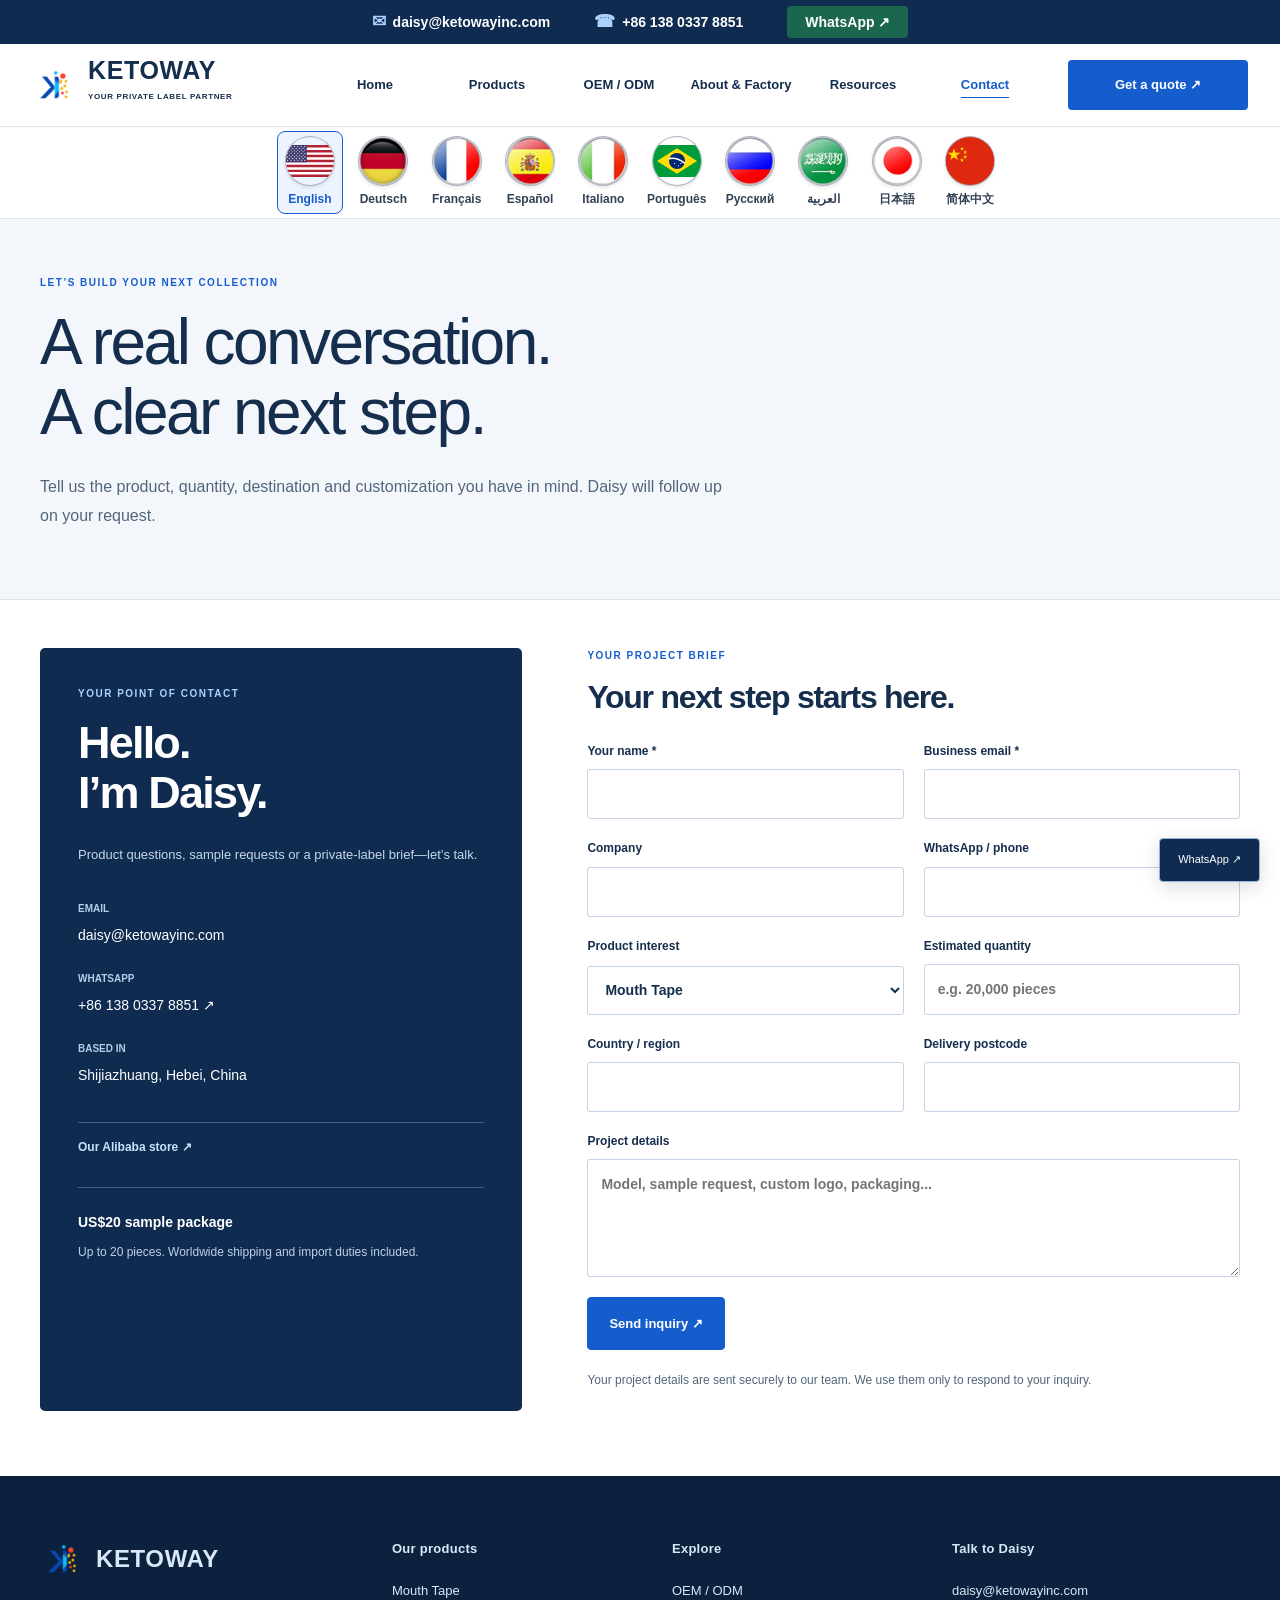
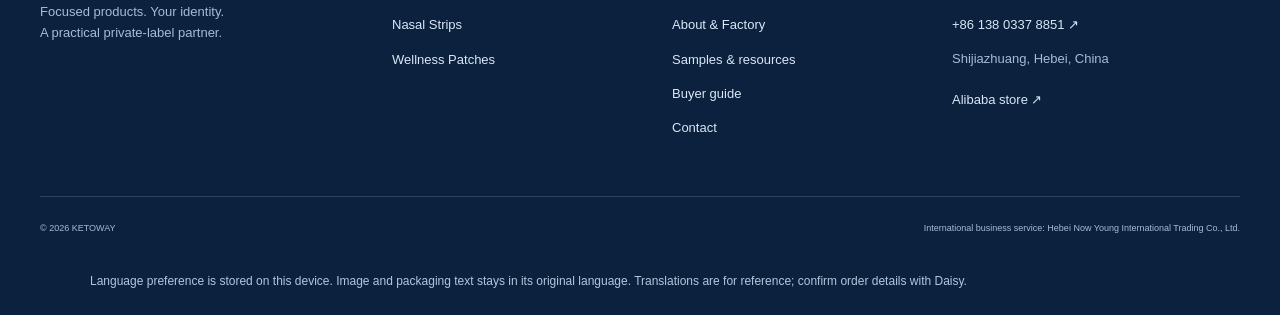
<file: contact.html>
<!doctype html><html lang="en"><head><meta charset="utf-8"><meta name="viewport" content="width=device-width,initial-scale=1"><meta name="description" content="Private label product inquiry? Contact Daisy at KETOWAY for mouth tape, nasal strips or wellness patches, sample requests, customization and quotations."><meta name="theme-color" content="#102b50"><title>Contact Daisy | Request a Quote or Samples | KETOWAY</title><link rel="canonical" href="https://www.ketowayinc.com/contact"><meta property="og:type" content="website"><meta property="og:site_name" content="KETOWAY"><meta property="og:title" content="Contact Daisy | Request a Quote or Samples | KETOWAY"><meta property="og:description" content="Private label product inquiry? Contact Daisy at KETOWAY for mouth tape, nasal strips or wellness patches, sample requests, customization and quotations."><meta property="og:image" content="https://www.ketowayinc.com/assets/poster-collection.webp"><meta property="og:url" content="https://www.ketowayinc.com/contact"><meta name="twitter:card" content="summary_large_image"><meta name="twitter:title" content="Contact Daisy | Request a Quote or Samples | KETOWAY"><meta name="twitter:description" content="Private label product inquiry? Contact Daisy at KETOWAY for mouth tape, nasal strips or wellness patches, sample requests, customization and quotations."><meta name="twitter:image" content="https://www.ketowayinc.com/assets/poster-collection.webp"><link rel="alternate" hreflang="en" href="https://www.ketowayinc.com/contact?lang=en"><link rel="alternate" hreflang="de" href="https://www.ketowayinc.com/contact?lang=de"><link rel="alternate" hreflang="fr" href="https://www.ketowayinc.com/contact?lang=fr"><link rel="alternate" hreflang="es" href="https://www.ketowayinc.com/contact?lang=es"><link rel="alternate" hreflang="it" href="https://www.ketowayinc.com/contact?lang=it"><link rel="alternate" hreflang="pt-BR" href="https://www.ketowayinc.com/contact?lang=pt-BR"><link rel="alternate" hreflang="ru" href="https://www.ketowayinc.com/contact?lang=ru"><link rel="alternate" hreflang="ar" href="https://www.ketowayinc.com/contact?lang=ar"><link rel="alternate" hreflang="ja" href="https://www.ketowayinc.com/contact?lang=ja"><link rel="alternate" hreflang="zh-CN" href="https://www.ketowayinc.com/contact?lang=zh-CN"><link rel="alternate" hreflang="x-default" href="https://www.ketowayinc.com/contact"><script type="application/ld+json">{"@context":"https://schema.org","@type":"Organization","name":"KETOWAY","url":"https://www.ketowayinc.com/","logo":"https://www.ketowayinc.com/assets/ketoway-logo.png","email":"daisy@ketowayinc.com","telephone":"+8613803378851","address":{"@type":"PostalAddress","addressLocality":"Shijiazhuang","addressRegion":"Hebei","addressCountry":"CN"},"contactPoint":{"@type":"ContactPoint","name":"Daisy","contactType":"sales","email":"daisy@ketowayinc.com","telephone":"+8613803378851"},"sameAs":["https://ketoway.en.alibaba.com/"]}</script><script type="application/ld+json">{"@context":"https://schema.org","@type":"BreadcrumbList","itemListElement":[{"@type":"ListItem","position":1,"name":"Home","item":"https://www.ketowayinc.com/"},{"@type":"ListItem","position":2,"name":"Contact","item":"https://www.ketowayinc.com/contact"}]}</script><link rel="stylesheet" href="styles.css?v=20260922-studio"><link rel="icon" href="assets/ketoway-logo.png"><link rel="stylesheet" href="studio.css?v=20260922-studio"><link rel="stylesheet" href="languages.css?v=20260924-refine"><link rel="stylesheet" href="design-polish.css?v=20260923-polish"><link rel="stylesheet" href="refinement.css?v=20260924-refine"><link rel="stylesheet" href="topcontact.css?v=20260924-fit"></head><body><a class="skip" href="#main">Skip to content</a><div class="contact-strip"><div class="container" data-no-translate><a href="mailto:daisy@ketowayinc.com"><span aria-hidden="true">✉</span> daisy@ketowayinc.com</a><a href="tel:+8613803378851"><span aria-hidden="true">☎</span> +86 138 0337 8851</a><a href="https://wa.me/8613803378851" target="_blank" rel="noopener">WhatsApp ↗</a></div></div><header><div class="container header-inner"><a class="brand" href="index.html" aria-label="KETOWAY home"><picture><source srcset="assets/ketoway-logo.webp" type="image/webp"><img src="assets/ketoway-logo.png" alt="" loading="lazy" decoding="async"></picture><strong>KETOWAY<small>YOUR PRIVATE LABEL PARTNER</small></strong></a><button id="menu-toggle" aria-label="Open navigation" aria-controls="main-nav" aria-expanded="false">☰</button><nav id="main-nav" aria-label="Main navigation"><a href="index.html">Home</a><a href="products.html">Products</a><a href="oem.html">OEM / ODM</a><a href="factory.html">About & Factory</a><a href="resources.html">Resources</a><a href="contact.html" aria-current="page">Contact</a></nav><a class="header-quote" href="contact.html">Get a quote ↗</a></div></header><main id="main"><section class="page-intro"><div class="container"><p class="eyebrow">LET’S BUILD YOUR NEXT COLLECTION</p><h1>A real conversation.<br>A clear next step.</h1><p class="lead">Tell us the product, quantity, destination and customization you have in mind. Daisy will follow up on your request.</p></div></section><section class="section compact"><div class="container"><div class="contact-grid"><aside class="contact-panel"><p class="eyebrow">YOUR POINT OF CONTACT</p><h2>Hello.<br>I’m Daisy.</h2><p>Product questions, sample requests or a private-label brief—let’s talk.</p><dl><dt>EMAIL</dt><dd><a href="mailto:daisy@ketowayinc.com">daisy@ketowayinc.com</a></dd><dt>WHATSAPP</dt><dd><a href="https://wa.me/8613803378851" target="_blank" rel="noopener">+86 138 0337 8851 ↗</a></dd><dt>BASED IN</dt><dd>Shijiazhuang, Hebei, China</dd></dl><a class="text-link" href="https://ketoway.en.alibaba.com/" target="_blank" rel="noopener">Our Alibaba store ↗</a><div class="contact-sample"><strong>US$20 sample package</strong><p>Up to 20 pieces. Worldwide shipping and import duties included.</p></div></aside><form id="inquiry-form" data-kt-form><label class="honeypot" hidden aria-hidden="true">Leave this field empty<input name="website" tabindex="-1" autocomplete="off"></label><input type="checkbox" name="botcheck" tabindex="-1" autocomplete="off" style="display:none" aria-hidden="true"><p class="eyebrow">YOUR PROJECT BRIEF</p><h2>Your next step starts here.</h2><div class="form-grid"><label>Your name *<input name="name" autocomplete="name" required maxlength="120"></label><label>Business email *<input type="email" name="email" autocomplete="email" required maxlength="200"></label><label>Company<input name="company" autocomplete="organization" maxlength="200"></label><label>WhatsApp / phone<input name="phone" type="tel" autocomplete="tel" maxlength="60"></label><label>Product interest<select name="product"><option>Mouth Tape</option><option>Nasal Strips</option><option>Wellness Patches</option><option>Functional Patches</option><option>Sleep Patches</option><option>NAD+ Patches</option><option>Women’s Wellness Patches</option><option>B12 Patches</option><option>Energy Patches</option><option>Multiple categories</option></select></label><label>Estimated quantity<input name="quantity" placeholder="e.g. 20,000 pieces" maxlength="100"></label><label>Country / region<input name="country" autocomplete="country-name" maxlength="100"></label><label>Delivery postcode<input name="postcode" autocomplete="postal-code" maxlength="40"></label></div><label>Project details<textarea name="message" rows="4" maxlength="3000" placeholder="Model, sample request, custom logo, packaging..."></textarea></label><div class="actions"><button class="button" type="submit" name="channel" value="whatsapp">Continue on WhatsApp ↗</button><button class="button secondary" type="submit" name="channel" value="email">Prepare an email ↗</button></div><p class="fine">Your information is used only to prepare your message. Inquiry details are not saved on this website. Send the message in WhatsApp or your email app to complete your inquiry.</p><p id="form-status" role="status" aria-live="polite"></p><a id="message-fallback" class="text-link" hidden>Open your prepared message ↗</a> <a id="email-fallback" class="text-link" hidden>Prepare an email ↗</a></form></div></div></section></main><footer><div class="container footer-grid"><div><a class="brand" href="index.html"><picture><source srcset="assets/ketoway-logo.webp" type="image/webp"><img src="assets/ketoway-logo.png" alt="" loading="lazy" decoding="async"></picture><strong>KETOWAY</strong></a><p>Focused products. Your identity.<br>A practical private-label partner.</p></div><div><h3>Our products</h3><a href="mouth-tape.html">Mouth Tape</a><a href="nasal-strips.html">Nasal Strips</a><a href="functional-patches.html">Wellness Patches</a></div><div><h3>Explore</h3><a href="oem.html">OEM / ODM</a><a href="factory.html">About & Factory</a><a href="resources.html">Samples & resources</a><a href="buyer-guide.html">Buyer guide</a><a href="contact.html">Contact</a></div><div><h3>Talk to Daisy</h3><a href="mailto:daisy@ketowayinc.com">daisy@ketowayinc.com</a><a href="https://wa.me/8613803378851" target="_blank" rel="noopener">+86 138 0337 8851 ↗</a><p>Shijiazhuang, Hebei, China</p><a href="https://ketoway.en.alibaba.com/" target="_blank" rel="noopener">Alibaba store ↗</a></div></div><div class="container footer-bottom"><span>© 2026 KETOWAY</span><span>International business service: Hebei Now Young International Trading Co., Ltd.</span></div><div class="language-note container" data-language-note></div></footer><a class="floating-contact" href="https://wa.me/8613803378851" target="_blank" rel="noopener" aria-label="Contact Daisy on WhatsApp">WhatsApp ↗</a><script src="ketoway-tracking.js?v=20261009"></script><script src="script.js?v=20261009-web3"></script><script src="ketoway-analytics.js?v=20261009"></script><script src="config-data.js?v=20260922-studio"></script><script src="configurator.js?v=20260924-refine"></script><script src="studio.js?v=20260922-studio"></script><script src="translations.js?v=20260923-flags10"></script><script src="languages.js?v=20260923-flags10"></script></body></html>
</file>
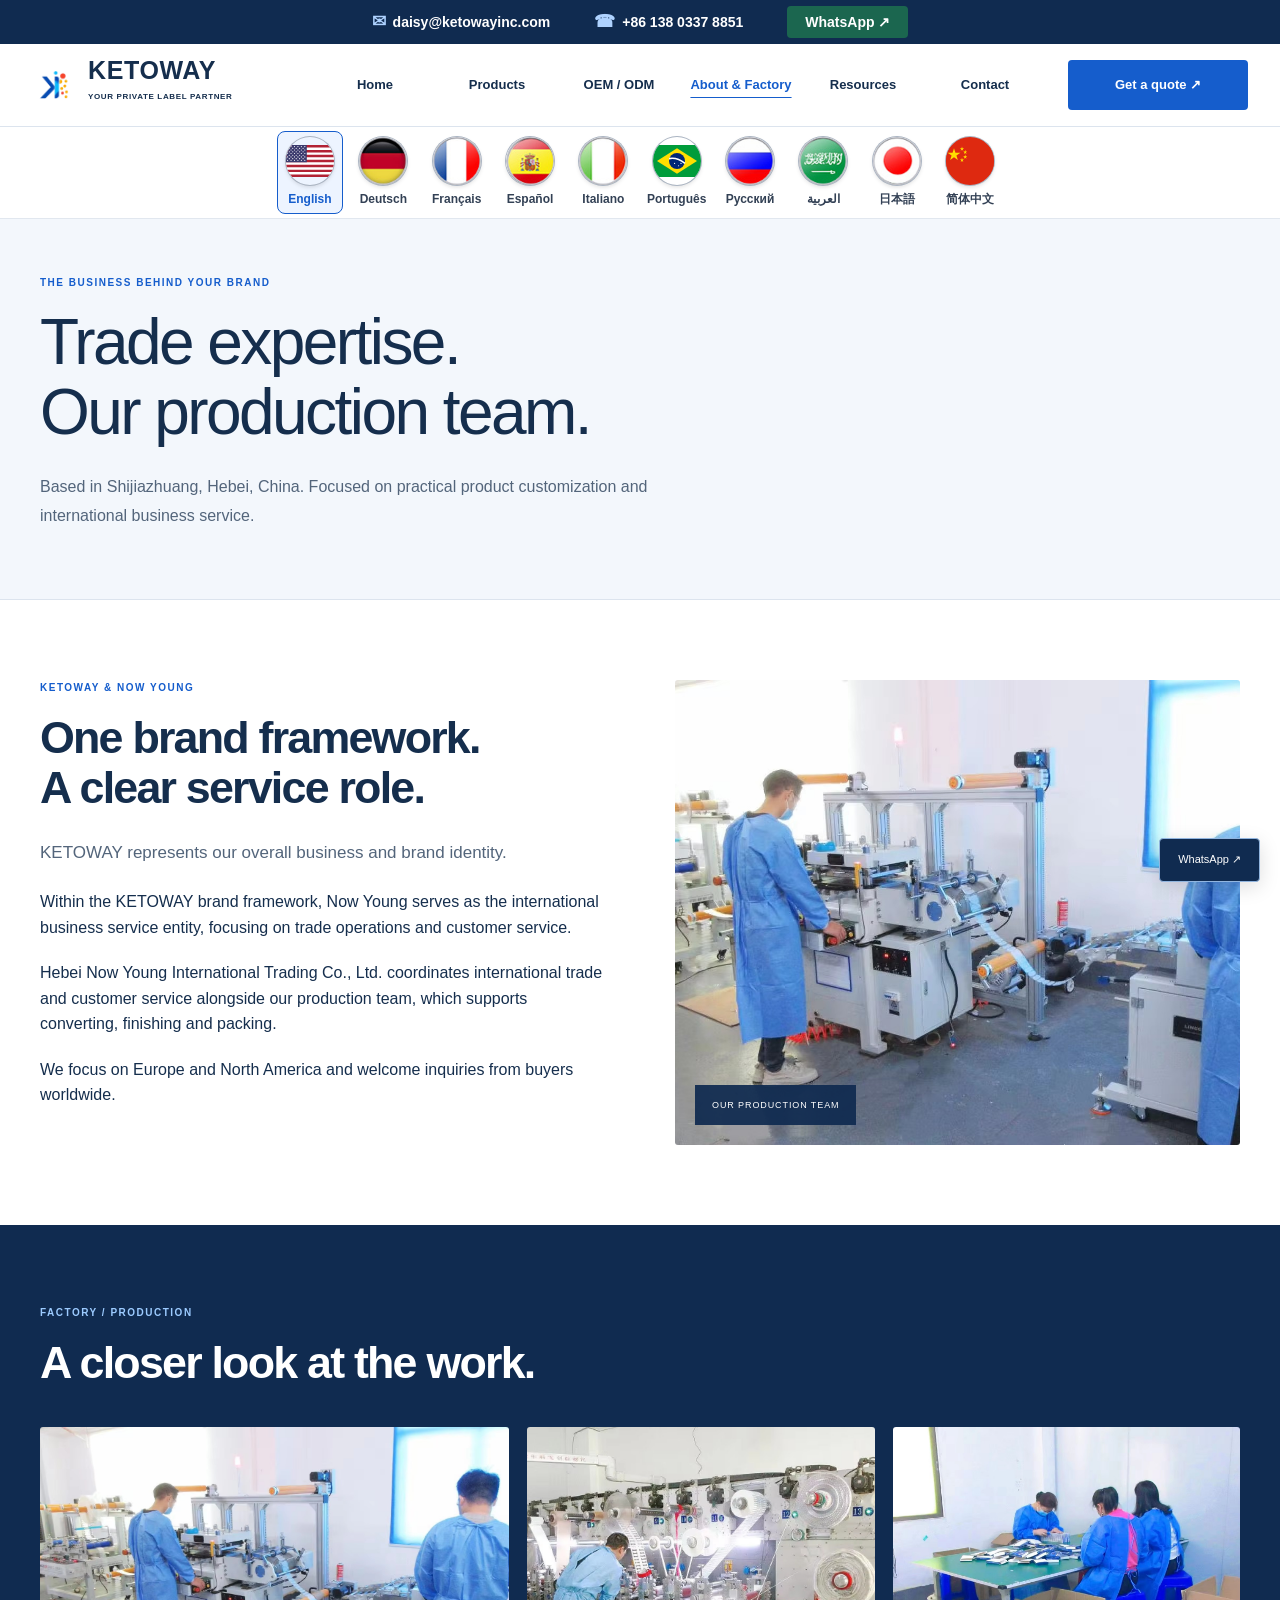
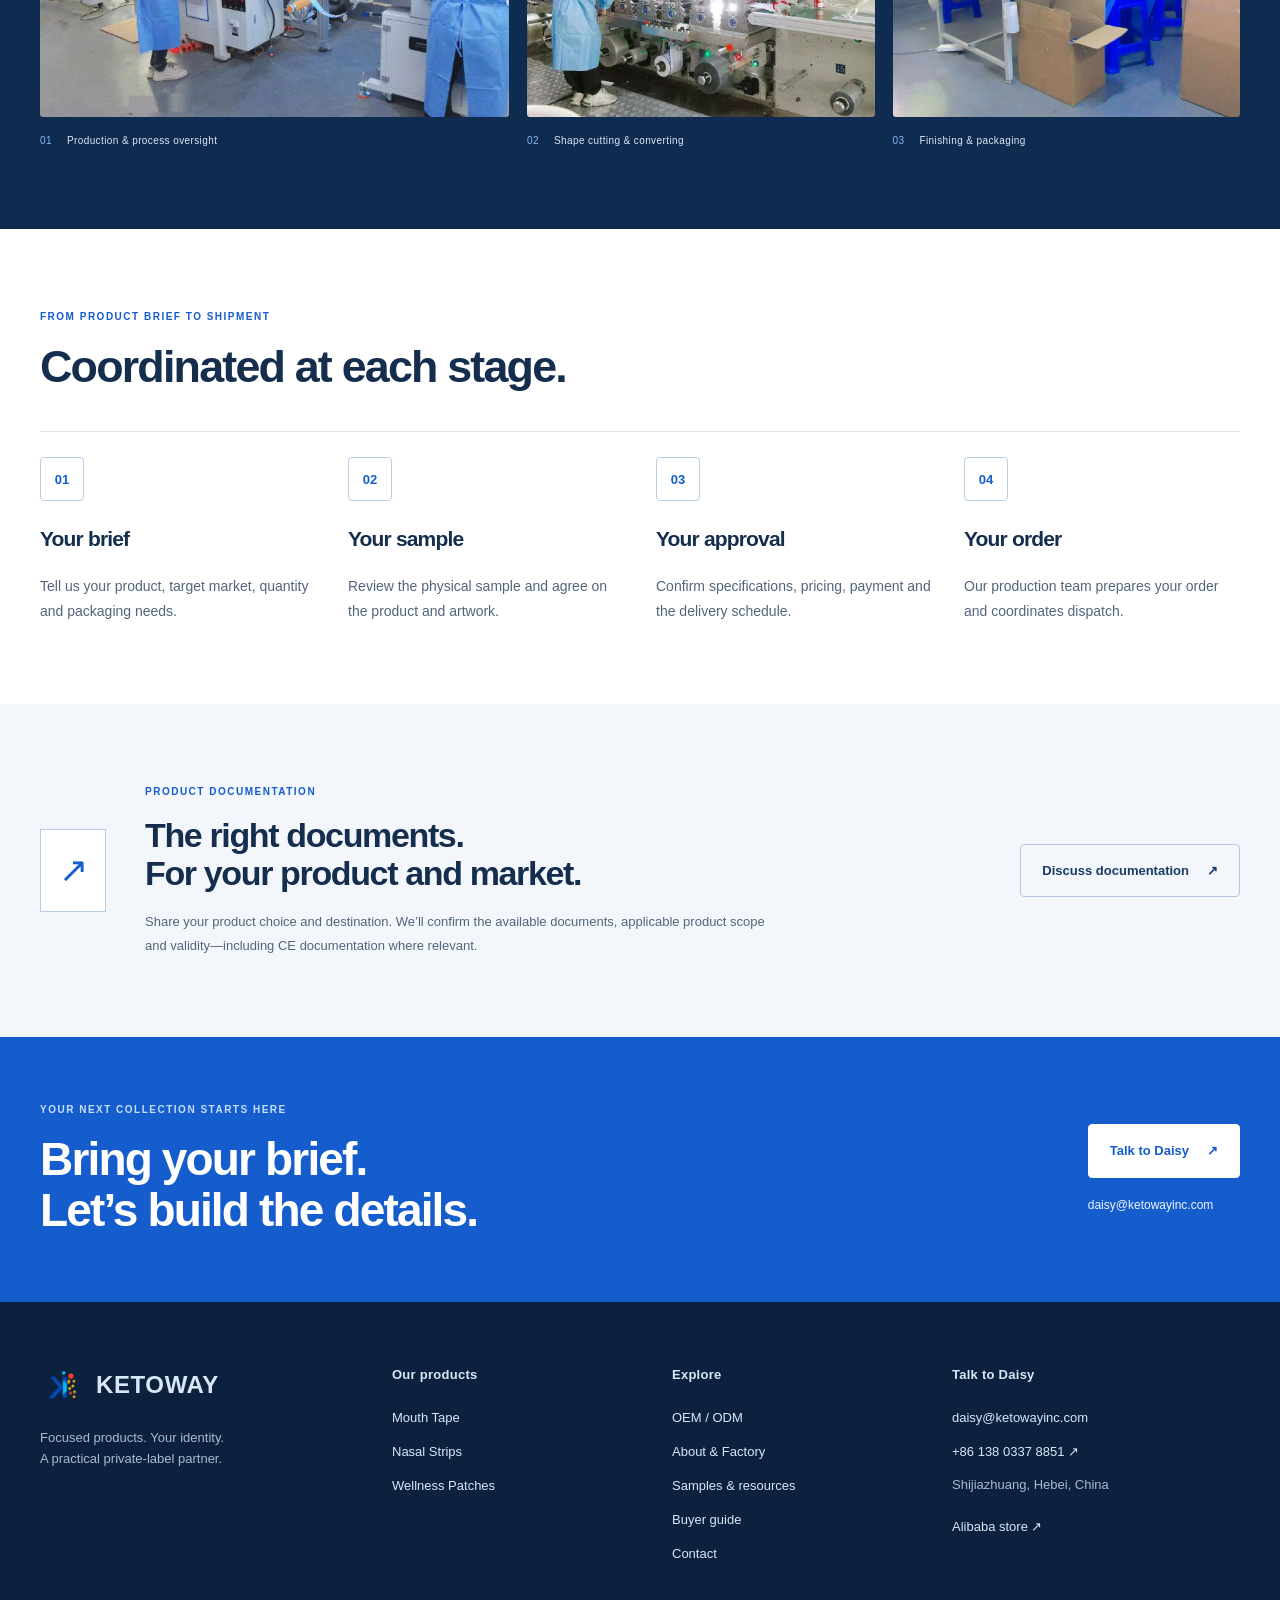
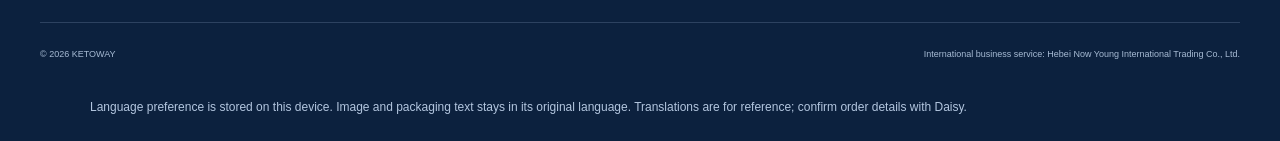
<file: factory.html>
<!doctype html><html lang="en"><head><meta charset="utf-8"><meta name="viewport" content="width=device-width,initial-scale=1"><meta name="description" content="KETOWAY production team supports private label converting, finishing and packing. See our process and ask about documentation for your target market."><meta name="theme-color" content="#102b50"><title>About KETOWAY &amp; Our Production Team | KETOWAY</title><link rel="canonical" href="https://www.ketowayinc.com/factory"><meta property="og:type" content="website"><meta property="og:site_name" content="KETOWAY"><meta property="og:title" content="About KETOWAY &amp; Our Production Team | KETOWAY"><meta property="og:description" content="KETOWAY production team supports private label converting, finishing and packing. See our process and ask about documentation for your target market."><meta property="og:image" content="https://www.ketowayinc.com/assets/poster-production.webp"><meta property="og:url" content="https://www.ketowayinc.com/factory"><meta name="twitter:card" content="summary_large_image"><meta name="twitter:title" content="About KETOWAY &amp; Our Production Team | KETOWAY"><meta name="twitter:description" content="KETOWAY production team supports private label converting, finishing and packing. See our process and ask about documentation for your target market."><meta name="twitter:image" content="https://www.ketowayinc.com/assets/poster-production.webp"><link rel="alternate" hreflang="en" href="https://www.ketowayinc.com/factory?lang=en"><link rel="alternate" hreflang="de" href="https://www.ketowayinc.com/factory?lang=de"><link rel="alternate" hreflang="fr" href="https://www.ketowayinc.com/factory?lang=fr"><link rel="alternate" hreflang="es" href="https://www.ketowayinc.com/factory?lang=es"><link rel="alternate" hreflang="it" href="https://www.ketowayinc.com/factory?lang=it"><link rel="alternate" hreflang="pt-BR" href="https://www.ketowayinc.com/factory?lang=pt-BR"><link rel="alternate" hreflang="ru" href="https://www.ketowayinc.com/factory?lang=ru"><link rel="alternate" hreflang="ar" href="https://www.ketowayinc.com/factory?lang=ar"><link rel="alternate" hreflang="ja" href="https://www.ketowayinc.com/factory?lang=ja"><link rel="alternate" hreflang="zh-CN" href="https://www.ketowayinc.com/factory?lang=zh-CN"><link rel="alternate" hreflang="x-default" href="https://www.ketowayinc.com/factory"><script type="application/ld+json">{"@context":"https://schema.org","@type":"Organization","name":"KETOWAY","url":"https://www.ketowayinc.com/","logo":"https://www.ketowayinc.com/assets/ketoway-logo.png","email":"daisy@ketowayinc.com","telephone":"+8613803378851","address":{"@type":"PostalAddress","addressLocality":"Shijiazhuang","addressRegion":"Hebei","addressCountry":"CN"},"contactPoint":{"@type":"ContactPoint","name":"Daisy","contactType":"sales","email":"daisy@ketowayinc.com","telephone":"+8613803378851"},"sameAs":["https://ketoway.en.alibaba.com/"]}</script><script type="application/ld+json">{"@context":"https://schema.org","@type":"BreadcrumbList","itemListElement":[{"@type":"ListItem","position":1,"name":"Home","item":"https://www.ketowayinc.com/"},{"@type":"ListItem","position":2,"name":"About & Factory","item":"https://www.ketowayinc.com/factory"}]}</script><link rel="stylesheet" href="styles.css?v=20260922-studio"><link rel="icon" href="assets/ketoway-logo.png"><link rel="stylesheet" href="studio.css?v=20260922-studio"><link rel="stylesheet" href="languages.css?v=20260924-refine"><link rel="stylesheet" href="design-polish.css?v=20260923-polish"><link rel="stylesheet" href="refinement.css?v=20260924-refine"><link rel="stylesheet" href="topcontact.css?v=20260924-fit"></head><body><a class="skip" href="#main">Skip to content</a><div class="contact-strip"><div class="container" data-no-translate><a href="mailto:daisy@ketowayinc.com"><span aria-hidden="true">✉</span> daisy@ketowayinc.com</a><a href="tel:+8613803378851"><span aria-hidden="true">☎</span> +86 138 0337 8851</a><a href="https://wa.me/8613803378851" target="_blank" rel="noopener">WhatsApp ↗</a></div></div><header><div class="container header-inner"><a class="brand" href="index.html" aria-label="KETOWAY home"><picture><source srcset="assets/ketoway-logo.webp" type="image/webp"><img src="assets/ketoway-logo.png" alt="" loading="lazy" decoding="async"></picture><strong>KETOWAY<small>YOUR PRIVATE LABEL PARTNER</small></strong></a><button id="menu-toggle" aria-label="Open navigation" aria-controls="main-nav" aria-expanded="false">☰</button><nav id="main-nav" aria-label="Main navigation"><a href="index.html">Home</a><a href="products.html">Products</a><a href="oem.html">OEM / ODM</a><a href="factory.html" aria-current="page">About & Factory</a><a href="resources.html">Resources</a><a href="contact.html">Contact</a></nav><a class="header-quote" href="contact.html">Get a quote ↗</a></div></header><main id="main"><section class="page-intro"><div class="container"><p class="eyebrow">THE BUSINESS BEHIND YOUR BRAND</p><h1>Trade expertise.<br>Our production team.</h1><p class="lead">Based in Shijiazhuang, Hebei, China. Focused on practical product customization and international business service.</p></div></section><section class="section "><div class="container"><div class="split"><div><p class="eyebrow">KETOWAY & NOW YOUNG</p><h2>One brand framework.<br>A clear service role.</h2><p class="lead">KETOWAY represents our overall business and brand identity.</p><p>Within the KETOWAY brand framework, Now Young serves as the international business service entity, focusing on trade operations and customer service.</p><p>Hebei Now Young International Trading Co., Ltd. coordinates international trade and customer service alongside our production team, which supports converting, finishing and packing.</p><p>We focus on Europe and North America and welcome inquiries from buyers worldwide.</p></div><div class="editorial-photo"><img class="" src="assets/factory-team.jpg" alt="Our production team operating equipment" loading="lazy" decoding="async"><span>OUR PRODUCTION TEAM</span></div></div></div></section><section class="section dark"><div class="container"><div class="section-heading"><div><p class="eyebrow">FACTORY / PRODUCTION</p><h2>A closer look at the work.</h2></div></div><div class="factory-gallery"><figure><img class="" src="assets/factory-team.jpg" alt="Our production team" loading="lazy" decoding="async"><figcaption><span>01</span>Production & process oversight</figcaption></figure><figure><img class="" src="assets/factory-machine.jpg" alt="Converting equipment" loading="lazy" decoding="async"><figcaption><span>02</span>Shape cutting & converting</figcaption></figure><figure><img class="" src="assets/factory-packing.jpg" alt="Product finishing and packing" loading="lazy" decoding="async"><figcaption><span>03</span>Finishing & packaging</figcaption></figure></div></div></section><section class="section "><div class="container"><div class="section-heading"><div><p class="eyebrow">FROM PRODUCT BRIEF TO SHIPMENT</p><h2>Coordinated at each stage.</h2></div></div><ol class="steps"><li><span>01</span><h3>Your brief</h3><p>Tell us your product, target market, quantity and packaging needs.</p></li><li><span>02</span><h3>Your sample</h3><p>Review the physical sample and agree on the product and artwork.</p></li><li><span>03</span><h3>Your approval</h3><p>Confirm specifications, pricing, payment and the delivery schedule.</p></li><li><span>04</span><h3>Your order</h3><p>Our production team prepares your order and coordinates dispatch.</p></li></ol></div></section><section class="section tint"><div class="container"><div class="document-panel"><div class="document-symbol" aria-hidden="true">↗</div><div><p class="eyebrow">PRODUCT DOCUMENTATION</p><h2>The right documents.<br>For your product and market.</h2><p>Share your product choice and destination. We’ll confirm the available documents, applicable product scope and validity—including CE documentation where relevant.</p></div><a class="button secondary" href="contact.html?request=Documentation">Discuss documentation<span aria-hidden="true">↗</span></a></div></div></section><section class="cta"><div class="container cta-inner"><div><p class="eyebrow">YOUR NEXT COLLECTION STARTS HERE</p><h2>Bring your brief.<br>Let’s build the details.</h2></div><div><a class="button" href="contact.html">Talk to Daisy<span aria-hidden="true">↗</span></a><a class="email-link" href="mailto:daisy@ketowayinc.com">daisy@ketowayinc.com</a></div></div></section></main><footer><div class="container footer-grid"><div><a class="brand" href="index.html"><picture><source srcset="assets/ketoway-logo.webp" type="image/webp"><img src="assets/ketoway-logo.png" alt="" loading="lazy" decoding="async"></picture><strong>KETOWAY</strong></a><p>Focused products. Your identity.<br>A practical private-label partner.</p></div><div><h3>Our products</h3><a href="mouth-tape.html">Mouth Tape</a><a href="nasal-strips.html">Nasal Strips</a><a href="functional-patches.html">Wellness Patches</a></div><div><h3>Explore</h3><a href="oem.html">OEM / ODM</a><a href="factory.html">About & Factory</a><a href="resources.html">Samples & resources</a><a href="buyer-guide.html">Buyer guide</a><a href="contact.html">Contact</a></div><div><h3>Talk to Daisy</h3><a href="mailto:daisy@ketowayinc.com">daisy@ketowayinc.com</a><a href="https://wa.me/8613803378851" target="_blank" rel="noopener">+86 138 0337 8851 ↗</a><p>Shijiazhuang, Hebei, China</p><a href="https://ketoway.en.alibaba.com/" target="_blank" rel="noopener">Alibaba store ↗</a></div></div><div class="container footer-bottom"><span>© 2026 KETOWAY</span><span>International business service: Hebei Now Young International Trading Co., Ltd.</span></div><div class="language-note container" data-language-note></div></footer><a class="floating-contact" href="https://wa.me/8613803378851" target="_blank" rel="noopener" aria-label="Contact Daisy on WhatsApp">WhatsApp ↗</a><script src="ketoway-tracking.js?v=20261009"></script><script src="script.js?v=20261009"></script><script src="ketoway-analytics.js?v=20261009"></script><script src="config-data.js?v=20260922-studio"></script><script src="configurator.js?v=20260924-refine"></script><script src="studio.js?v=20260922-studio"></script><script src="translations.js?v=20260923-flags10"></script><script src="languages.js?v=20260923-flags10"></script></body></html>
</file>
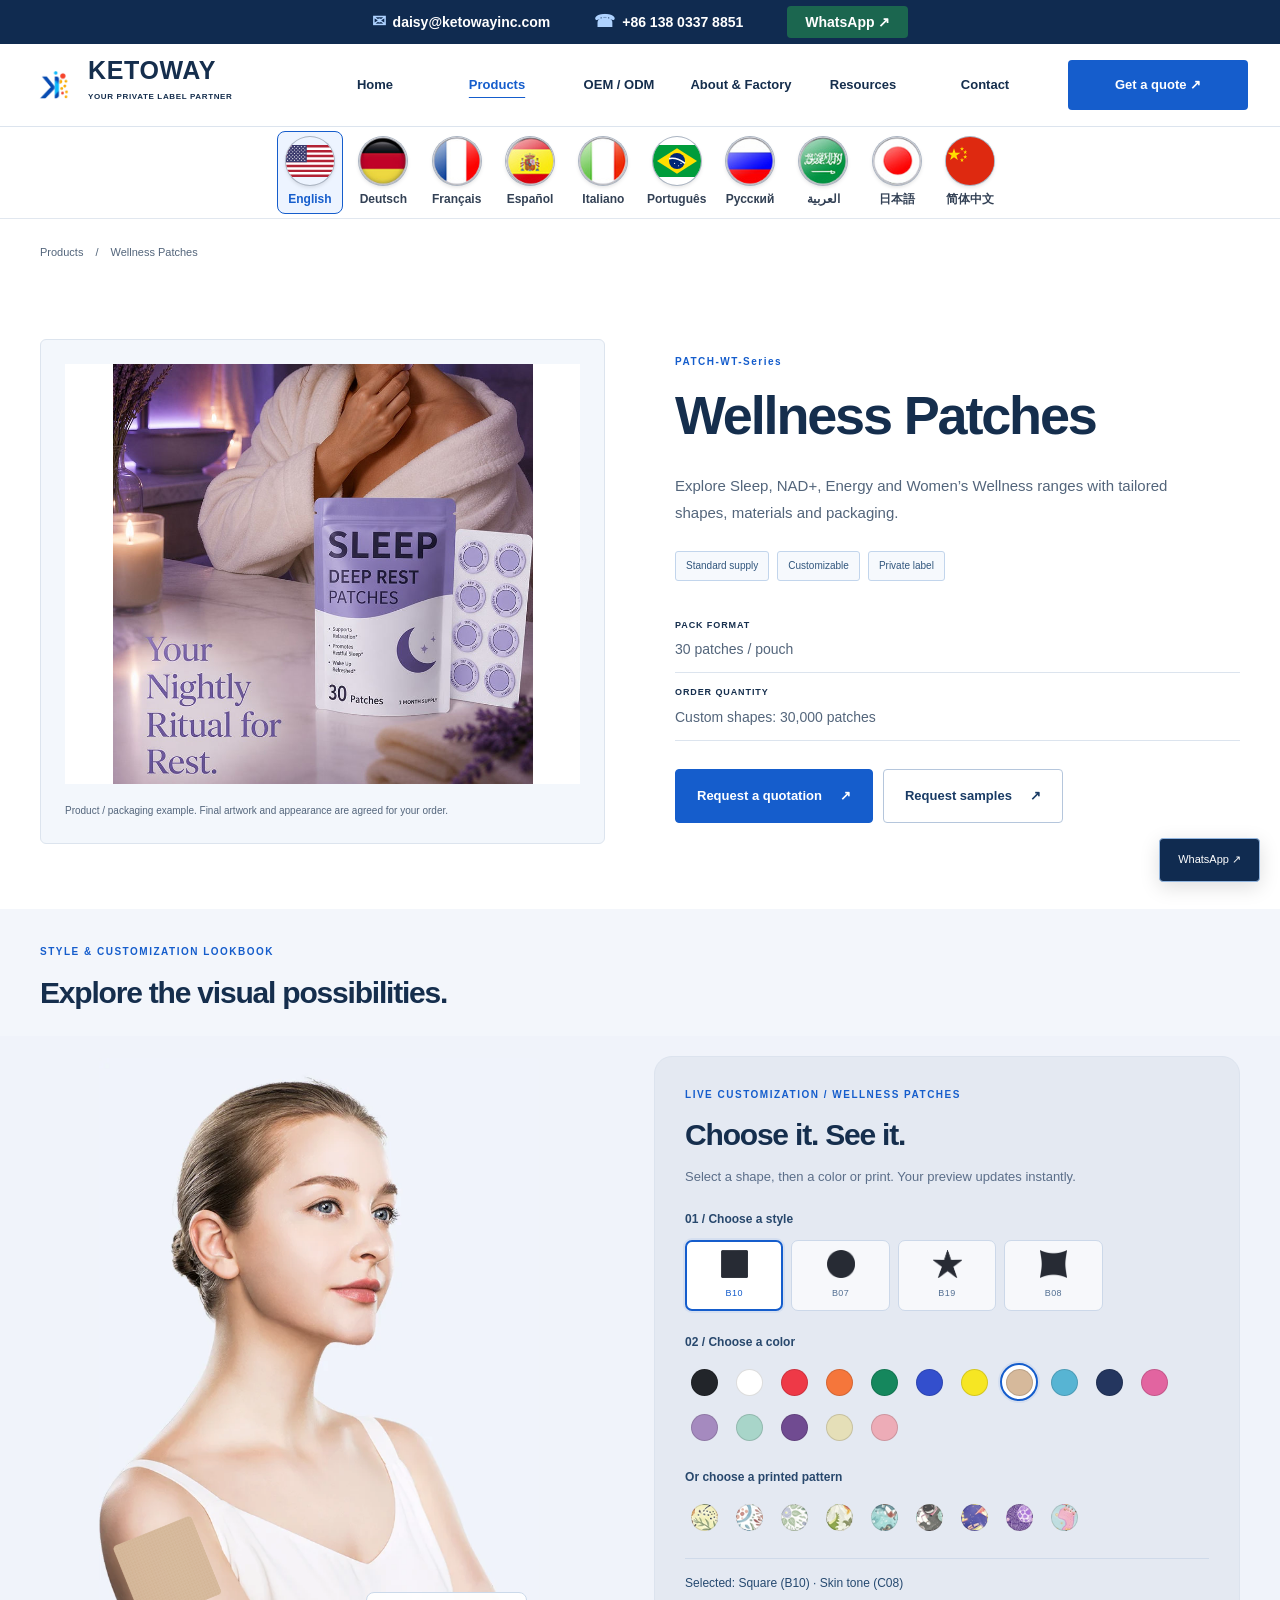
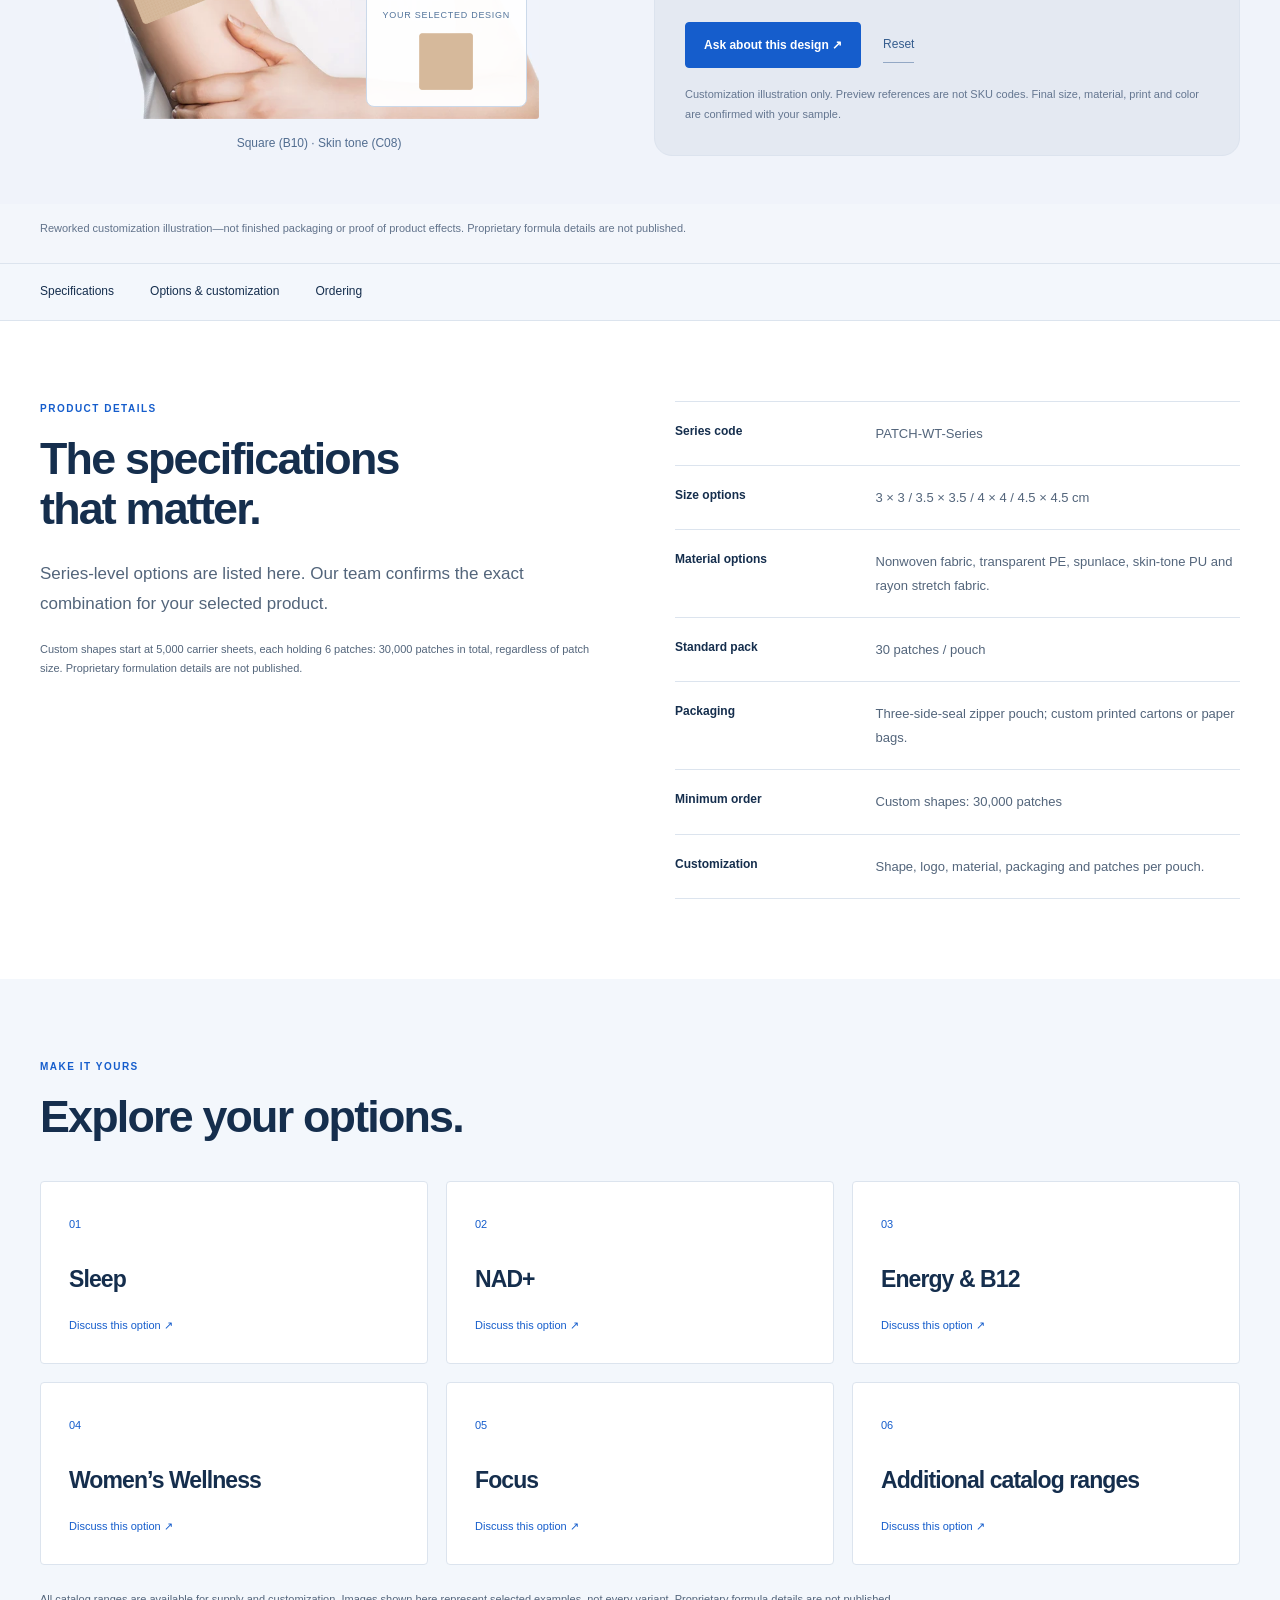
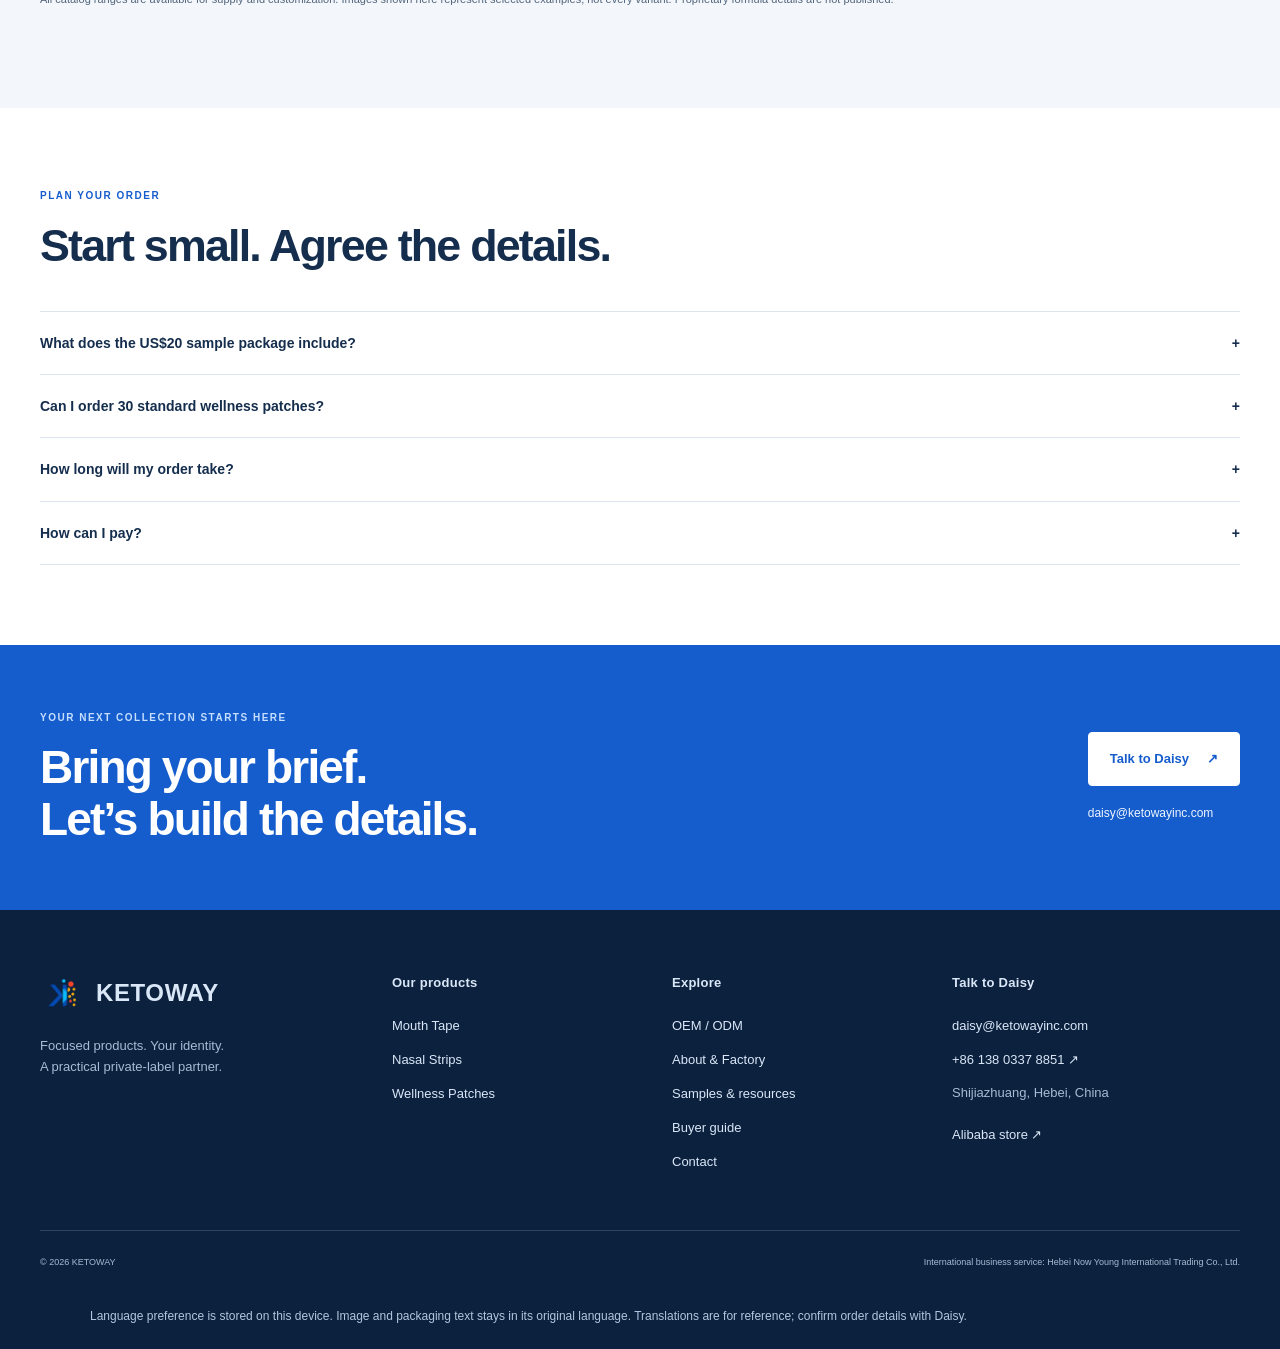
<file: functional-patches.html>
<!doctype html><html lang="en"><head><meta charset="utf-8"><meta name="viewport" content="width=device-width,initial-scale=1"><meta name="description" content="Wellness patches for private label brands: explore Sleep, NAD+, Energy and Women’s Wellness ranges with custom shapes, materials and packaging."><meta name="theme-color" content="#102b50"><title>Wellness Patches | Private Label &amp; Custom Options | KETOWAY</title><link rel="canonical" href="https://www.ketowayinc.com/functional-patches"><meta property="og:type" content="product"><meta property="og:site_name" content="KETOWAY"><meta property="og:title" content="Wellness Patches | Private Label &amp; Custom Options | KETOWAY"><meta property="og:description" content="Wellness patches for private label brands: explore Sleep, NAD+, Energy and Women’s Wellness ranges with custom shapes, materials and packaging."><meta property="og:image" content="https://www.ketowayinc.com/assets/poster-wellness.webp"><meta property="og:url" content="https://www.ketowayinc.com/functional-patches"><meta name="twitter:card" content="summary_large_image"><meta name="twitter:title" content="Wellness Patches | Private Label &amp; Custom Options | KETOWAY"><meta name="twitter:description" content="Wellness patches for private label brands: explore Sleep, NAD+, Energy and Women’s Wellness ranges with custom shapes, materials and packaging."><meta name="twitter:image" content="https://www.ketowayinc.com/assets/poster-wellness.webp"><link rel="alternate" hreflang="en" href="https://www.ketowayinc.com/functional-patches?lang=en"><link rel="alternate" hreflang="de" href="https://www.ketowayinc.com/functional-patches?lang=de"><link rel="alternate" hreflang="fr" href="https://www.ketowayinc.com/functional-patches?lang=fr"><link rel="alternate" hreflang="es" href="https://www.ketowayinc.com/functional-patches?lang=es"><link rel="alternate" hreflang="it" href="https://www.ketowayinc.com/functional-patches?lang=it"><link rel="alternate" hreflang="pt-BR" href="https://www.ketowayinc.com/functional-patches?lang=pt-BR"><link rel="alternate" hreflang="ru" href="https://www.ketowayinc.com/functional-patches?lang=ru"><link rel="alternate" hreflang="ar" href="https://www.ketowayinc.com/functional-patches?lang=ar"><link rel="alternate" hreflang="ja" href="https://www.ketowayinc.com/functional-patches?lang=ja"><link rel="alternate" hreflang="zh-CN" href="https://www.ketowayinc.com/functional-patches?lang=zh-CN"><link rel="alternate" hreflang="x-default" href="https://www.ketowayinc.com/functional-patches"><script type="application/ld+json">{"@context":"https://schema.org","@type":"Organization","name":"KETOWAY","url":"https://www.ketowayinc.com/","logo":"https://www.ketowayinc.com/assets/ketoway-logo.png","email":"daisy@ketowayinc.com","telephone":"+8613803378851","address":{"@type":"PostalAddress","addressLocality":"Shijiazhuang","addressRegion":"Hebei","addressCountry":"CN"},"contactPoint":{"@type":"ContactPoint","name":"Daisy","contactType":"sales","email":"daisy@ketowayinc.com","telephone":"+8613803378851"},"sameAs":["https://ketoway.en.alibaba.com/"]}</script><script type="application/ld+json">{"@context":"https://schema.org","@type":"BreadcrumbList","itemListElement":[{"@type":"ListItem","position":1,"name":"Home","item":"https://www.ketowayinc.com/"},{"@type":"ListItem","position":2,"name":"Products","item":"https://www.ketowayinc.com/products"},{"@type":"ListItem","position":3,"name":"Wellness Patches","item":"https://www.ketowayinc.com/functional-patches"}]}</script><script type="application/ld+json">{"@context":"https://schema.org","@type":"Product","name":"Private Label Wellness Patches","sku":"PATCH-WT-Series","brand":{"@type":"Brand","name":"KETOWAY"},"image":["https://www.ketowayinc.com/assets/poster-wellness.webp"],"description":"Wellness patches for private label brands: explore Sleep, NAD+, Energy and Women’s Wellness ranges with custom shapes, materials and packaging.","url":"https://www.ketowayinc.com/functional-patches","additionalProperty":[{"@type":"PropertyValue","name":"Size options","value":"3 × 3, 3.5 × 3.5, 4 × 4 or 4.5 × 4.5 cm"},{"@type":"PropertyValue","name":"Pack format","value":"30 patches per pouch"},{"@type":"PropertyValue","name":"Minimum order","value":"Custom shapes: 30,000 patches"}]}</script><link rel="stylesheet" href="styles.css?v=20260922-studio"><link rel="icon" href="assets/ketoway-logo.png"><link rel="stylesheet" href="studio.css?v=20260922-studio"><link rel="stylesheet" href="languages.css?v=20260924-refine"><link rel="stylesheet" href="design-polish.css?v=20260923-polish"><link rel="stylesheet" href="refinement.css?v=20260924-refine"><link rel="stylesheet" href="topcontact.css?v=20260924-fit"></head><body><a class="skip" href="#main">Skip to content</a><div class="contact-strip"><div class="container" data-no-translate><a href="mailto:daisy@ketowayinc.com"><span aria-hidden="true">✉</span> daisy@ketowayinc.com</a><a href="tel:+8613803378851"><span aria-hidden="true">☎</span> +86 138 0337 8851</a><a href="https://wa.me/8613803378851" target="_blank" rel="noopener">WhatsApp ↗</a></div></div><header><div class="container header-inner"><a class="brand" href="index.html" aria-label="KETOWAY home"><picture><source srcset="assets/ketoway-logo.webp" type="image/webp"><img src="assets/ketoway-logo.png" alt="" loading="lazy" decoding="async"></picture><strong>KETOWAY<small>YOUR PRIVATE LABEL PARTNER</small></strong></a><button id="menu-toggle" aria-label="Open navigation" aria-controls="main-nav" aria-expanded="false">☰</button><nav id="main-nav" aria-label="Main navigation"><a href="index.html">Home</a><a href="products.html" aria-current="true">Products</a><a href="oem.html">OEM / ODM</a><a href="factory.html">About & Factory</a><a href="resources.html">Resources</a><a href="contact.html">Contact</a></nav><a class="header-quote" href="contact.html">Get a quote ↗</a></div></header><main id="main"><div class="container breadcrumb"><a href="products.html">Products</a><span>/</span>Wellness Patches</div><section class="section compact"><div class="container"><div class="product-detail"><div class="detail-image functional-patches"><img class="" src="assets/product-sleep-patches.jpg" alt="Wellness Patches packaging and product example" fetchpriority="high" decoding="async"><p>Product / packaging example. Final artwork and appearance are agreed for your order.</p></div><div class="detail-copy"><p class="eyebrow">PATCH-WT-Series</p><h1>Wellness Patches</h1><p class="lead">Explore Sleep, NAD+, Energy and Women’s Wellness ranges with tailored shapes, materials and packaging.</p><div class="tags"><span>Standard supply</span><span>Customizable</span><span>Private label</span></div><div class="detail-benefits"><p><b>PACK FORMAT</b>30 patches / pouch</p><p><b>ORDER QUANTITY</b>Custom shapes: 30,000 patches</p></div><div class="actions"><a class="button" href="contact.html?product=Wellness%20Patches">Request a quotation<span aria-hidden="true">↗</span></a><a class="button secondary" href="contact.html?product=Wellness%20Patches&amp;request=Sample">Request samples<span aria-hidden="true">↗</span></a></div></div></div></div></section><section class="detail-lookbook"><div class="container"><p class="eyebrow">STYLE & CUSTOMIZATION LOOKBOOK</p><h2>Explore the visual possibilities.</h2></div><div class="configurator" data-configurator="body"><p class="config-placeholder">Loading interactive preview… <a href="functional-patches.html">View product specifications</a></p><noscript><p>Enable JavaScript to choose a shape and color. Contact Daisy for a custom design.</p></noscript></div><div class="container"><p class="poster-note">Reworked customization illustration—not finished packaging or proof of product effects. Proprietary formula details are not published.</p></div></section><div class="detail-nav"><div class="container"><a href="#specifications">Specifications</a><a href="#options">Options & customization</a><a href="#ordering">Ordering</a></div></div><section class="section "><div class="container"><div class="split" id="specifications"><div><p class="eyebrow">PRODUCT DETAILS</p><h2>The specifications<br>that matter.</h2><p class="lead">Series-level options are listed here. Our team confirms the exact combination for your selected product.</p><p class="fine">Custom shapes start at 5,000 carrier sheets, each holding 6 patches: 30,000 patches in total, regardless of patch size. Proprietary formulation details are not published.</p></div><dl class="spec-list"><div><dt>Series code</dt><dd>PATCH-WT-Series</dd></div><div><dt>Size options</dt><dd>3 × 3 / 3.5 × 3.5 / 4 × 4 / 4.5 × 4.5 cm</dd></div><div><dt>Material options</dt><dd>Nonwoven fabric, transparent PE, spunlace, skin-tone PU and rayon stretch fabric.</dd></div><div><dt>Standard pack</dt><dd>30 patches / pouch</dd></div><div><dt>Packaging</dt><dd>Three-side-seal zipper pouch; custom printed cartons or paper bags.</dd></div><div><dt>Minimum order</dt><dd>Custom shapes: 30,000 patches</dd></div><div><dt>Customization</dt><dd>Shape, logo, material, packaging and patches per pouch.</dd></div></dl></div></div></section><section class="section tint"><div class="container"><div id="options"><div class="section-heading"><div><p class="eyebrow">MAKE IT YOURS</p><h2>Explore your options.</h2></div></div><div class="option-grid"><a class="option-card" href="contact.html?product=Wellness%20Patches%20%E2%80%94%20Sleep"><span>01</span><h3>Sleep</h3><p>Discuss this option ↗</p></a><a class="option-card" href="contact.html?product=Wellness%20Patches%20%E2%80%94%20NAD%2B"><span>02</span><h3>NAD+</h3><p>Discuss this option ↗</p></a><a class="option-card" href="contact.html?product=Wellness%20Patches%20%E2%80%94%20Energy%20%26%20B12"><span>03</span><h3>Energy & B12</h3><p>Discuss this option ↗</p></a><a class="option-card" href="contact.html?product=Wellness%20Patches%20%E2%80%94%20Women%E2%80%99s%20Wellness"><span>04</span><h3>Women’s Wellness</h3><p>Discuss this option ↗</p></a><a class="option-card" href="contact.html?product=Wellness%20Patches%20%E2%80%94%20Focus"><span>05</span><h3>Focus</h3><p>Discuss this option ↗</p></a><a class="option-card" href="contact.html?product=Wellness%20Patches%20%E2%80%94%20Additional%20catalog%20ranges"><span>06</span><h3>Additional catalog ranges</h3><p>Discuss this option ↗</p></a></div><p class="fine space-top">All catalog ranges are available for supply and customization. Images shown here represent selected examples, not every variant. Proprietary formula details are not published.</p></div></div></section><section class="section "><div class="container"><div id="ordering"><div class="section-heading"><div><p class="eyebrow">PLAN YOUR ORDER</p><h2>Start small. Agree the details.</h2></div></div><div class="faq"><details><summary>What does the US$20 sample package include?<span aria-hidden="true">+</span></summary><p>Up to 20 product pieces, with worldwide shipping and import duties included. Share your product choices and delivery address so our team can arrange the sample selection and dispatch.</p></details><details><summary>Can I order 30 standard wellness patches?<span aria-hidden="true">+</span></summary><p>Yes. A standard wellness patch trial order can start at 30 patches. This is separate from the US$20 sample package, which contains no more than 20 pieces. Contact us for a 30-patch trial quotation.</p></details><details><summary>How long will my order take?<span aria-hidden="true">+</span></summary><p>Stock products support prompt dispatch. Your sales contact confirms the actual dispatch date. Custom-order schedules depend on sampling progress and our production team’s schedule; timing is agreed for your order.</p></details><details><summary>How can I pay?<span aria-hidden="true">+</span></summary><p>Alibaba.com online transactions and other payment methods confirmed by your sales representative are available. Payment terms are agreed in the quotation.</p></details></div></div></div></section><section class="cta"><div class="container cta-inner"><div><p class="eyebrow">YOUR NEXT COLLECTION STARTS HERE</p><h2>Bring your brief.<br>Let’s build the details.</h2></div><div><a class="button" href="contact.html">Talk to Daisy<span aria-hidden="true">↗</span></a><a class="email-link" href="mailto:daisy@ketowayinc.com">daisy@ketowayinc.com</a></div></div></section></main><footer><div class="container footer-grid"><div><a class="brand" href="index.html"><picture><source srcset="assets/ketoway-logo.webp" type="image/webp"><img src="assets/ketoway-logo.png" alt="" loading="lazy" decoding="async"></picture><strong>KETOWAY</strong></a><p>Focused products. Your identity.<br>A practical private-label partner.</p></div><div><h3>Our products</h3><a href="mouth-tape.html">Mouth Tape</a><a href="nasal-strips.html">Nasal Strips</a><a href="functional-patches.html">Wellness Patches</a></div><div><h3>Explore</h3><a href="oem.html">OEM / ODM</a><a href="factory.html">About & Factory</a><a href="resources.html">Samples & resources</a><a href="buyer-guide.html">Buyer guide</a><a href="contact.html">Contact</a></div><div><h3>Talk to Daisy</h3><a href="mailto:daisy@ketowayinc.com">daisy@ketowayinc.com</a><a href="https://wa.me/8613803378851" target="_blank" rel="noopener">+86 138 0337 8851 ↗</a><p>Shijiazhuang, Hebei, China</p><a href="https://ketoway.en.alibaba.com/" target="_blank" rel="noopener">Alibaba store ↗</a></div></div><div class="container footer-bottom"><span>© 2026 KETOWAY</span><span>International business service: Hebei Now Young International Trading Co., Ltd.</span></div><div class="language-note container" data-language-note></div></footer><a class="floating-contact" href="https://wa.me/8613803378851" target="_blank" rel="noopener" aria-label="Contact Daisy on WhatsApp">WhatsApp ↗</a><script src="ketoway-tracking.js?v=20261009"></script><script src="script.js?v=20261009"></script><script src="ketoway-analytics.js?v=20261009"></script><script src="config-data.js?v=20260922-studio"></script><script src="configurator.js?v=20260924-refine"></script><script src="studio.js?v=20260922-studio"></script><script src="translations.js?v=20260923-flags10"></script><script src="languages.js?v=20260923-flags10"></script></body></html>
</file>
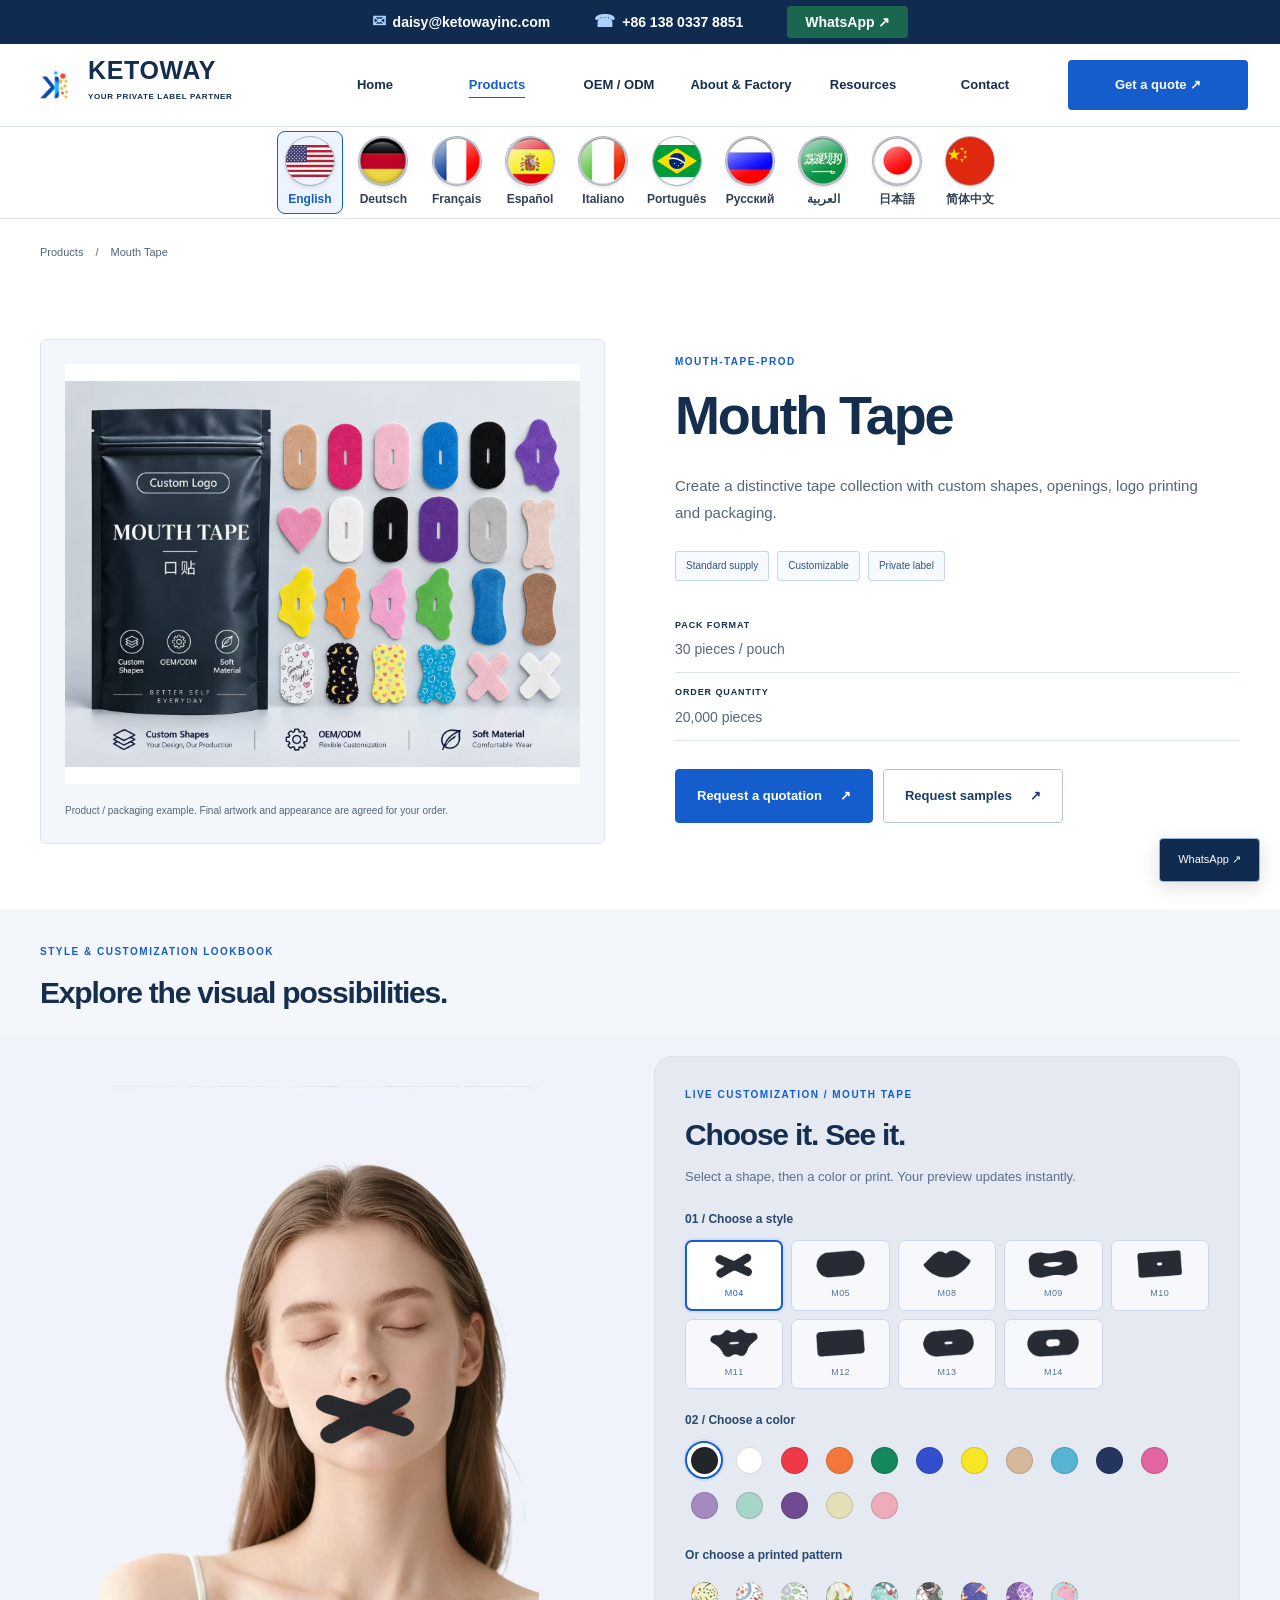
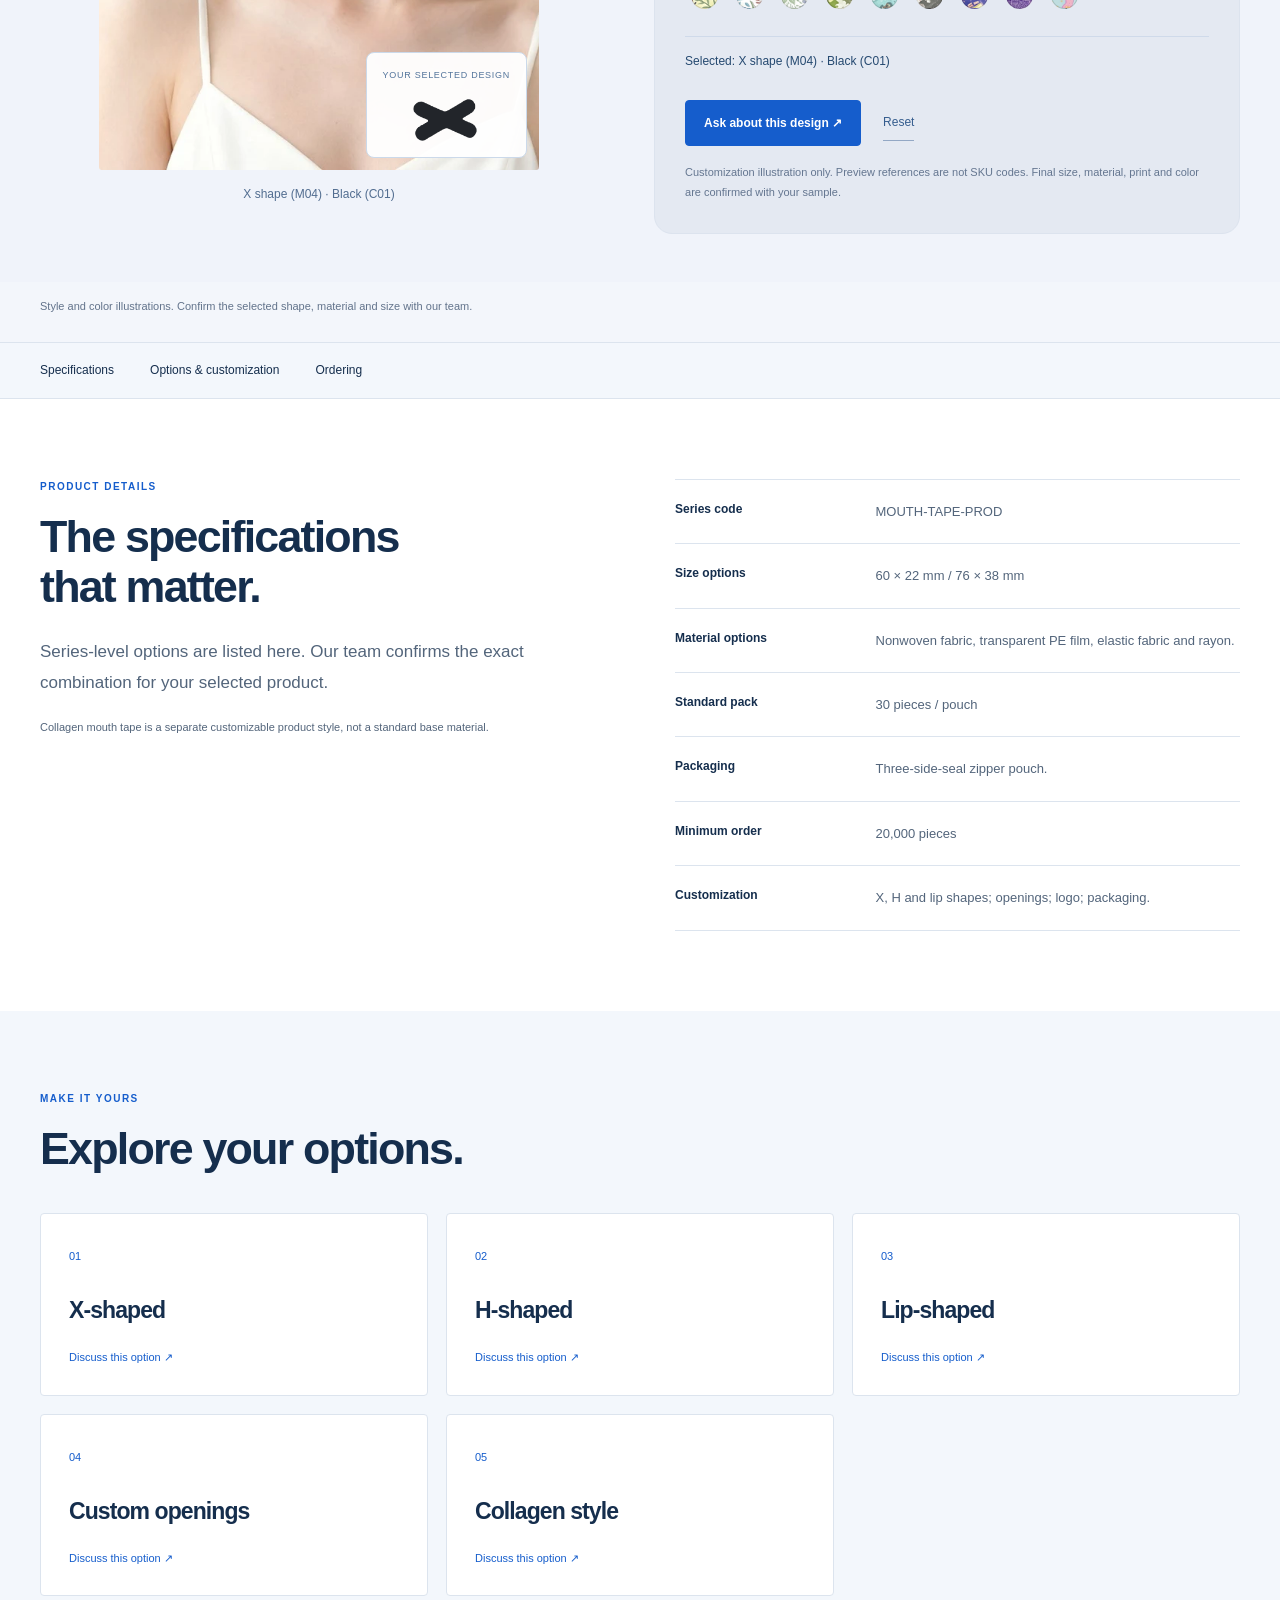
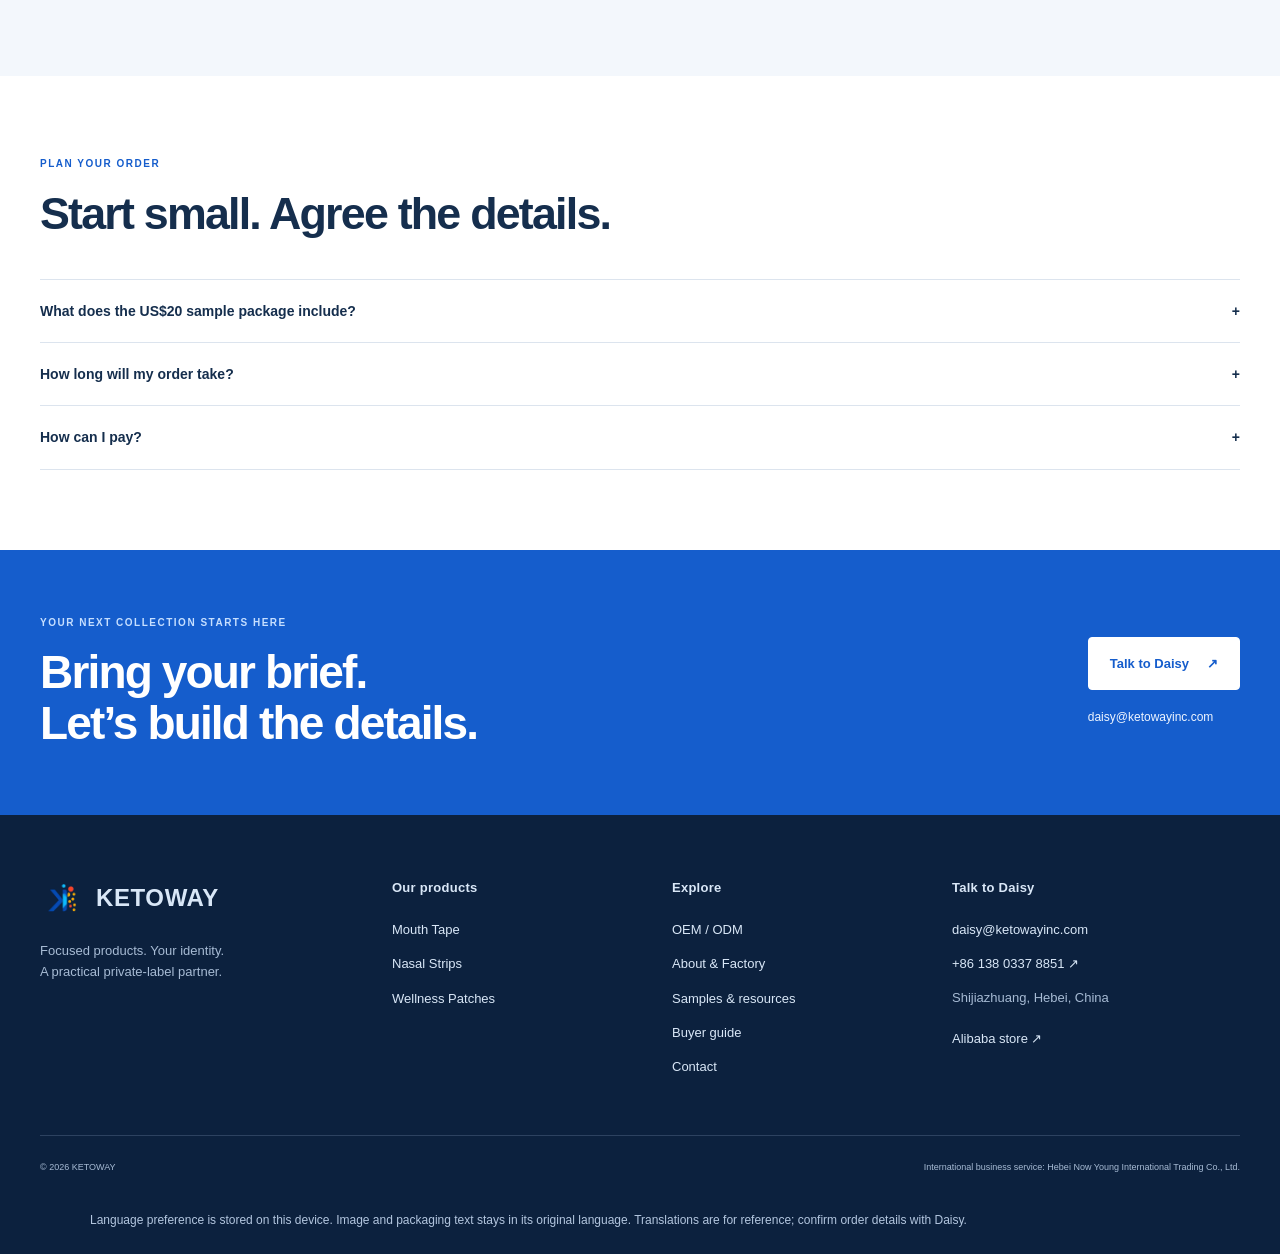
<file: mouth-tape.html>
<!doctype html><html lang="en"><head><meta charset="utf-8"><meta name="viewport" content="width=device-width,initial-scale=1"><meta name="description" content="Mouth tape for private label brands: explore X, H and lip shapes, materials and 30-piece pouches. Ask KETOWAY about custom packaging and samples."><meta name="theme-color" content="#102b50"><title>Mouth Tape | Private Label &amp; Custom Options | KETOWAY</title><link rel="canonical" href="https://www.ketowayinc.com/mouth-tape"><meta property="og:type" content="product"><meta property="og:site_name" content="KETOWAY"><meta property="og:title" content="Mouth Tape | Private Label &amp; Custom Options | KETOWAY"><meta property="og:description" content="Mouth tape for private label brands: explore X, H and lip shapes, materials and 30-piece pouches. Ask KETOWAY about custom packaging and samples."><meta property="og:image" content="https://www.ketowayinc.com/assets/poster-mouth.webp"><meta property="og:url" content="https://www.ketowayinc.com/mouth-tape"><meta name="twitter:card" content="summary_large_image"><meta name="twitter:title" content="Mouth Tape | Private Label &amp; Custom Options | KETOWAY"><meta name="twitter:description" content="Mouth tape for private label brands: explore X, H and lip shapes, materials and 30-piece pouches. Ask KETOWAY about custom packaging and samples."><meta name="twitter:image" content="https://www.ketowayinc.com/assets/poster-mouth.webp"><link rel="alternate" hreflang="en" href="https://www.ketowayinc.com/mouth-tape?lang=en"><link rel="alternate" hreflang="de" href="https://www.ketowayinc.com/mouth-tape?lang=de"><link rel="alternate" hreflang="fr" href="https://www.ketowayinc.com/mouth-tape?lang=fr"><link rel="alternate" hreflang="es" href="https://www.ketowayinc.com/mouth-tape?lang=es"><link rel="alternate" hreflang="it" href="https://www.ketowayinc.com/mouth-tape?lang=it"><link rel="alternate" hreflang="pt-BR" href="https://www.ketowayinc.com/mouth-tape?lang=pt-BR"><link rel="alternate" hreflang="ru" href="https://www.ketowayinc.com/mouth-tape?lang=ru"><link rel="alternate" hreflang="ar" href="https://www.ketowayinc.com/mouth-tape?lang=ar"><link rel="alternate" hreflang="ja" href="https://www.ketowayinc.com/mouth-tape?lang=ja"><link rel="alternate" hreflang="zh-CN" href="https://www.ketowayinc.com/mouth-tape?lang=zh-CN"><link rel="alternate" hreflang="x-default" href="https://www.ketowayinc.com/mouth-tape"><script type="application/ld+json">{"@context":"https://schema.org","@type":"Organization","name":"KETOWAY","url":"https://www.ketowayinc.com/","logo":"https://www.ketowayinc.com/assets/ketoway-logo.png","email":"daisy@ketowayinc.com","telephone":"+8613803378851","address":{"@type":"PostalAddress","addressLocality":"Shijiazhuang","addressRegion":"Hebei","addressCountry":"CN"},"contactPoint":{"@type":"ContactPoint","name":"Daisy","contactType":"sales","email":"daisy@ketowayinc.com","telephone":"+8613803378851"},"sameAs":["https://ketoway.en.alibaba.com/"]}</script><script type="application/ld+json">{"@context":"https://schema.org","@type":"BreadcrumbList","itemListElement":[{"@type":"ListItem","position":1,"name":"Home","item":"https://www.ketowayinc.com/"},{"@type":"ListItem","position":2,"name":"Products","item":"https://www.ketowayinc.com/products"},{"@type":"ListItem","position":3,"name":"Mouth Tape","item":"https://www.ketowayinc.com/mouth-tape"}]}</script><script type="application/ld+json">{"@context":"https://schema.org","@type":"Product","name":"Private Label Mouth Tape","sku":"MOUTH-TAPE-PROD","brand":{"@type":"Brand","name":"KETOWAY"},"image":["https://www.ketowayinc.com/assets/poster-mouth.webp"],"description":"Mouth tape for private label brands: explore X, H and lip shapes, materials and 30-piece pouches. Ask KETOWAY about custom packaging and samples.","url":"https://www.ketowayinc.com/mouth-tape","additionalProperty":[{"@type":"PropertyValue","name":"Size options","value":"60 × 22 mm or 76 × 38 mm"},{"@type":"PropertyValue","name":"Pack format","value":"30 pieces per pouch"},{"@type":"PropertyValue","name":"Minimum order","value":"20,000 pieces"}]}</script><link rel="stylesheet" href="styles.css?v=20260922-studio"><link rel="icon" href="assets/ketoway-logo.png"><link rel="stylesheet" href="studio.css?v=20260922-studio"><link rel="stylesheet" href="languages.css?v=20260924-refine"><link rel="stylesheet" href="design-polish.css?v=20260923-polish"><link rel="stylesheet" href="refinement.css?v=20260924-refine"><link rel="stylesheet" href="topcontact.css?v=20260924-fit"></head><body><a class="skip" href="#main">Skip to content</a><div class="contact-strip"><div class="container" data-no-translate><a href="mailto:daisy@ketowayinc.com"><span aria-hidden="true">✉</span> daisy@ketowayinc.com</a><a href="tel:+8613803378851"><span aria-hidden="true">☎</span> +86 138 0337 8851</a><a href="https://wa.me/8613803378851" target="_blank" rel="noopener">WhatsApp ↗</a></div></div><header><div class="container header-inner"><a class="brand" href="index.html" aria-label="KETOWAY home"><picture><source srcset="assets/ketoway-logo.webp" type="image/webp"><img src="assets/ketoway-logo.png" alt="" loading="lazy" decoding="async"></picture><strong>KETOWAY<small>YOUR PRIVATE LABEL PARTNER</small></strong></a><button id="menu-toggle" aria-label="Open navigation" aria-controls="main-nav" aria-expanded="false">☰</button><nav id="main-nav" aria-label="Main navigation"><a href="index.html">Home</a><a href="products.html" aria-current="true">Products</a><a href="oem.html">OEM / ODM</a><a href="factory.html">About & Factory</a><a href="resources.html">Resources</a><a href="contact.html">Contact</a></nav><a class="header-quote" href="contact.html">Get a quote ↗</a></div></header><main id="main"><div class="container breadcrumb"><a href="products.html">Products</a><span>/</span>Mouth Tape</div><section class="section compact"><div class="container"><div class="product-detail"><div class="detail-image mouth-tape"><img class="" src="assets/mouth-custom-options.jpg" alt="Mouth Tape packaging and product example" fetchpriority="high" decoding="async"><p>Product / packaging example. Final artwork and appearance are agreed for your order.</p></div><div class="detail-copy"><p class="eyebrow">MOUTH-TAPE-PROD</p><h1>Mouth Tape</h1><p class="lead">Create a distinctive tape collection with custom shapes, openings, logo printing and packaging.</p><div class="tags"><span>Standard supply</span><span>Customizable</span><span>Private label</span></div><div class="detail-benefits"><p><b>PACK FORMAT</b>30 pieces / pouch</p><p><b>ORDER QUANTITY</b>20,000 pieces</p></div><div class="actions"><a class="button" href="contact.html?product=Mouth%20Tape">Request a quotation<span aria-hidden="true">↗</span></a><a class="button secondary" href="contact.html?product=Mouth%20Tape&amp;request=Sample">Request samples<span aria-hidden="true">↗</span></a></div></div></div></div></section><section class="detail-lookbook"><div class="container"><p class="eyebrow">STYLE & CUSTOMIZATION LOOKBOOK</p><h2>Explore the visual possibilities.</h2></div><div class="configurator" data-configurator="mouth"><p class="config-placeholder">Loading interactive preview… <a href="mouth-tape.html">View product specifications</a></p><noscript><p>Enable JavaScript to choose a shape and color. Contact Daisy for a custom design.</p></noscript></div><div class="container"><p class="poster-note">Style and color illustrations. Confirm the selected shape, material and size with our team.</p></div></section><div class="detail-nav"><div class="container"><a href="#specifications">Specifications</a><a href="#options">Options & customization</a><a href="#ordering">Ordering</a></div></div><section class="section "><div class="container"><div class="split" id="specifications"><div><p class="eyebrow">PRODUCT DETAILS</p><h2>The specifications<br>that matter.</h2><p class="lead">Series-level options are listed here. Our team confirms the exact combination for your selected product.</p><p class="fine">Collagen mouth tape is a separate customizable product style, not a standard base material.</p></div><dl class="spec-list"><div><dt>Series code</dt><dd>MOUTH-TAPE-PROD</dd></div><div><dt>Size options</dt><dd>60 × 22 mm / 76 × 38 mm</dd></div><div><dt>Material options</dt><dd>Nonwoven fabric, transparent PE film, elastic fabric and rayon.</dd></div><div><dt>Standard pack</dt><dd>30 pieces / pouch</dd></div><div><dt>Packaging</dt><dd>Three-side-seal zipper pouch.</dd></div><div><dt>Minimum order</dt><dd>20,000 pieces</dd></div><div><dt>Customization</dt><dd>X, H and lip shapes; openings; logo; packaging.</dd></div></dl></div></div></section><section class="section tint"><div class="container"><div id="options"><div class="section-heading"><div><p class="eyebrow">MAKE IT YOURS</p><h2>Explore your options.</h2></div></div><div class="option-grid"><a class="option-card" href="contact.html?product=Mouth%20Tape%20%E2%80%94%20X-shaped"><span>01</span><h3>X-shaped</h3><p>Discuss this option ↗</p></a><a class="option-card" href="contact.html?product=Mouth%20Tape%20%E2%80%94%20H-shaped"><span>02</span><h3>H-shaped</h3><p>Discuss this option ↗</p></a><a class="option-card" href="contact.html?product=Mouth%20Tape%20%E2%80%94%20Lip-shaped"><span>03</span><h3>Lip-shaped</h3><p>Discuss this option ↗</p></a><a class="option-card" href="contact.html?product=Mouth%20Tape%20%E2%80%94%20Custom%20openings"><span>04</span><h3>Custom openings</h3><p>Discuss this option ↗</p></a><a class="option-card" href="contact.html?product=Mouth%20Tape%20%E2%80%94%20Collagen%20style"><span>05</span><h3>Collagen style</h3><p>Discuss this option ↗</p></a></div></div></div></section><section class="section "><div class="container"><div id="ordering"><div class="section-heading"><div><p class="eyebrow">PLAN YOUR ORDER</p><h2>Start small. Agree the details.</h2></div></div><div class="faq"><details><summary>What does the US$20 sample package include?<span aria-hidden="true">+</span></summary><p>Up to 20 product pieces, with worldwide shipping and import duties included. Share your product choices and delivery address so our team can arrange the sample selection and dispatch.</p></details><details><summary>How long will my order take?<span aria-hidden="true">+</span></summary><p>Stock products support prompt dispatch. Your sales contact confirms the actual dispatch date. Custom-order schedules depend on sampling progress and our production team’s schedule; timing is agreed for your order.</p></details><details><summary>How can I pay?<span aria-hidden="true">+</span></summary><p>Alibaba.com online transactions and other payment methods confirmed by your sales representative are available. Payment terms are agreed in the quotation.</p></details></div></div></div></section><section class="cta"><div class="container cta-inner"><div><p class="eyebrow">YOUR NEXT COLLECTION STARTS HERE</p><h2>Bring your brief.<br>Let’s build the details.</h2></div><div><a class="button" href="contact.html">Talk to Daisy<span aria-hidden="true">↗</span></a><a class="email-link" href="mailto:daisy@ketowayinc.com">daisy@ketowayinc.com</a></div></div></section></main><footer><div class="container footer-grid"><div><a class="brand" href="index.html"><picture><source srcset="assets/ketoway-logo.webp" type="image/webp"><img src="assets/ketoway-logo.png" alt="" loading="lazy" decoding="async"></picture><strong>KETOWAY</strong></a><p>Focused products. Your identity.<br>A practical private-label partner.</p></div><div><h3>Our products</h3><a href="mouth-tape.html">Mouth Tape</a><a href="nasal-strips.html">Nasal Strips</a><a href="functional-patches.html">Wellness Patches</a></div><div><h3>Explore</h3><a href="oem.html">OEM / ODM</a><a href="factory.html">About & Factory</a><a href="resources.html">Samples & resources</a><a href="buyer-guide.html">Buyer guide</a><a href="contact.html">Contact</a></div><div><h3>Talk to Daisy</h3><a href="mailto:daisy@ketowayinc.com">daisy@ketowayinc.com</a><a href="https://wa.me/8613803378851" target="_blank" rel="noopener">+86 138 0337 8851 ↗</a><p>Shijiazhuang, Hebei, China</p><a href="https://ketoway.en.alibaba.com/" target="_blank" rel="noopener">Alibaba store ↗</a></div></div><div class="container footer-bottom"><span>© 2026 KETOWAY</span><span>International business service: Hebei Now Young International Trading Co., Ltd.</span></div><div class="language-note container" data-language-note></div></footer><a class="floating-contact" href="https://wa.me/8613803378851" target="_blank" rel="noopener" aria-label="Contact Daisy on WhatsApp">WhatsApp ↗</a><script src="ketoway-tracking.js?v=20261009"></script><script src="script.js?v=20261009"></script><script src="ketoway-analytics.js?v=20261009"></script><script src="config-data.js?v=20260922-studio"></script><script src="configurator.js?v=20260924-refine"></script><script src="studio.js?v=20260922-studio"></script><script src="translations.js?v=20260923-flags10"></script><script src="languages.js?v=20260923-flags10"></script></body></html>
</file>
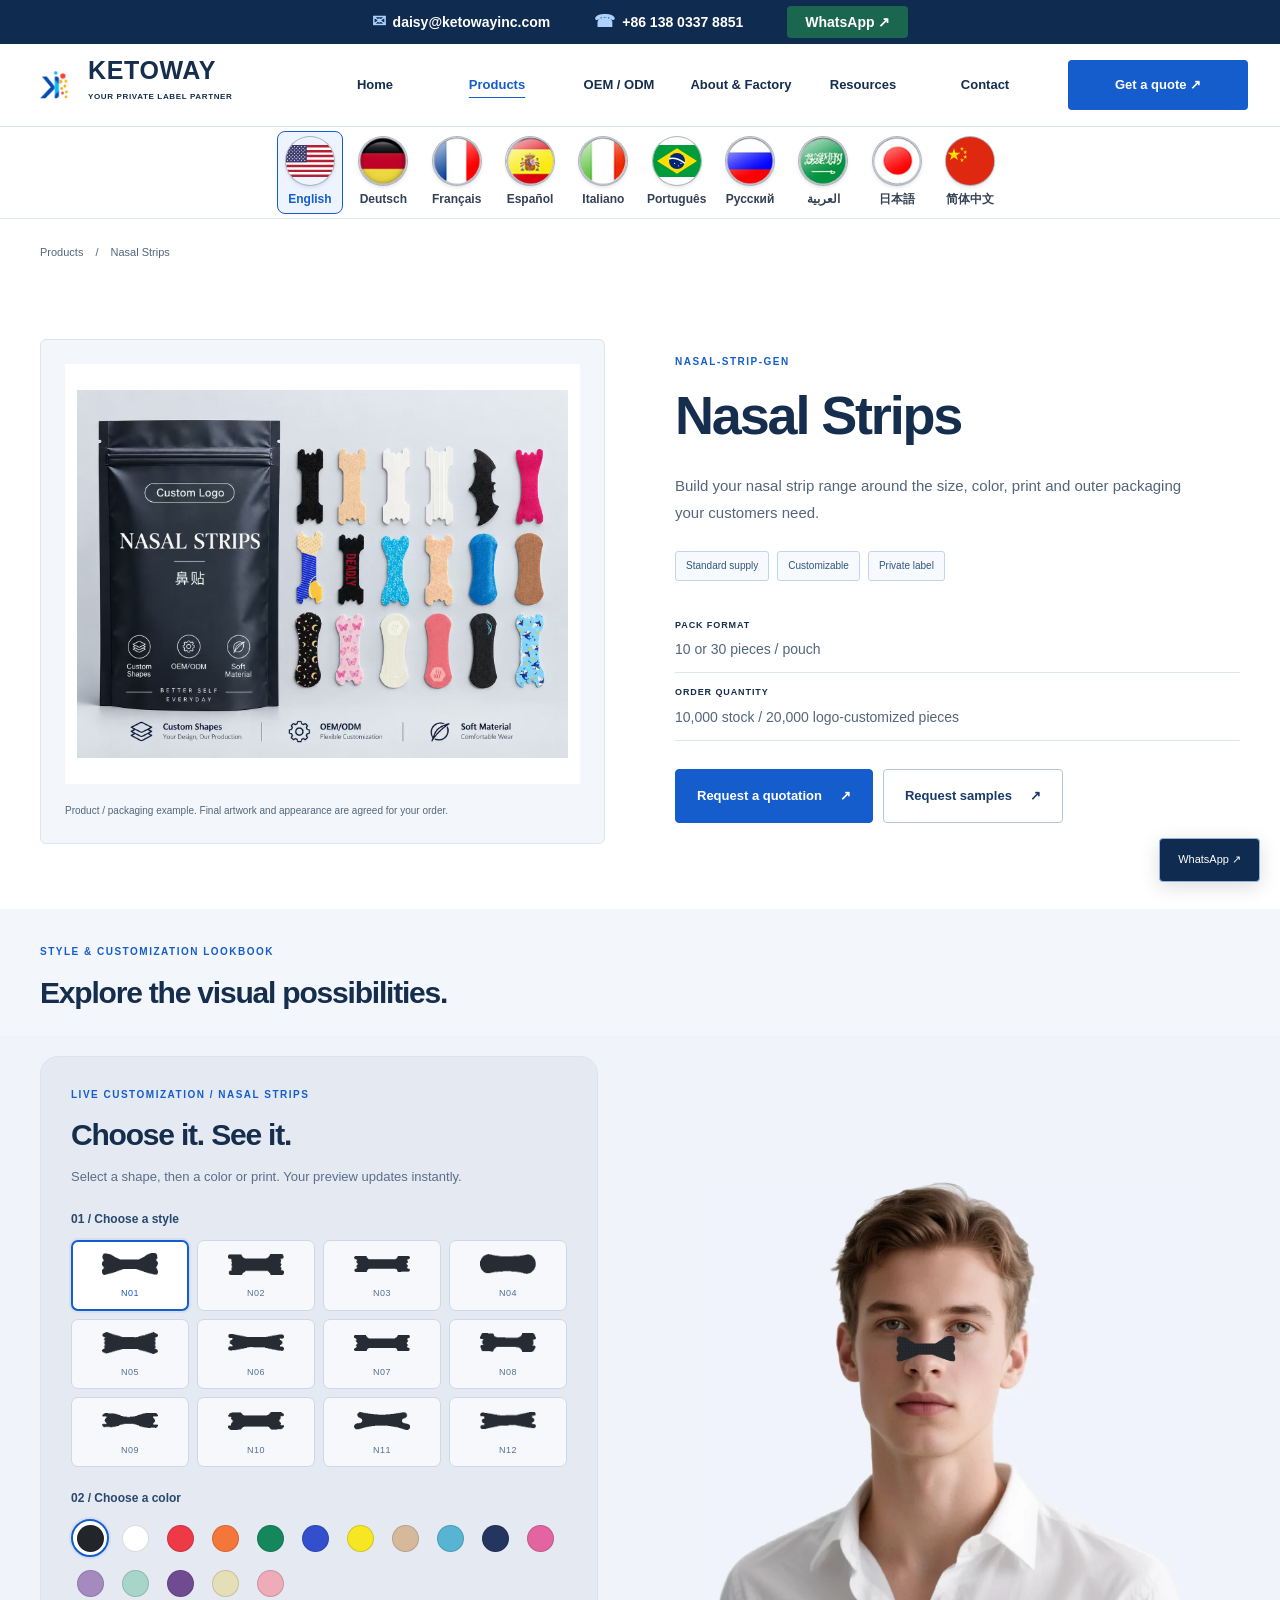
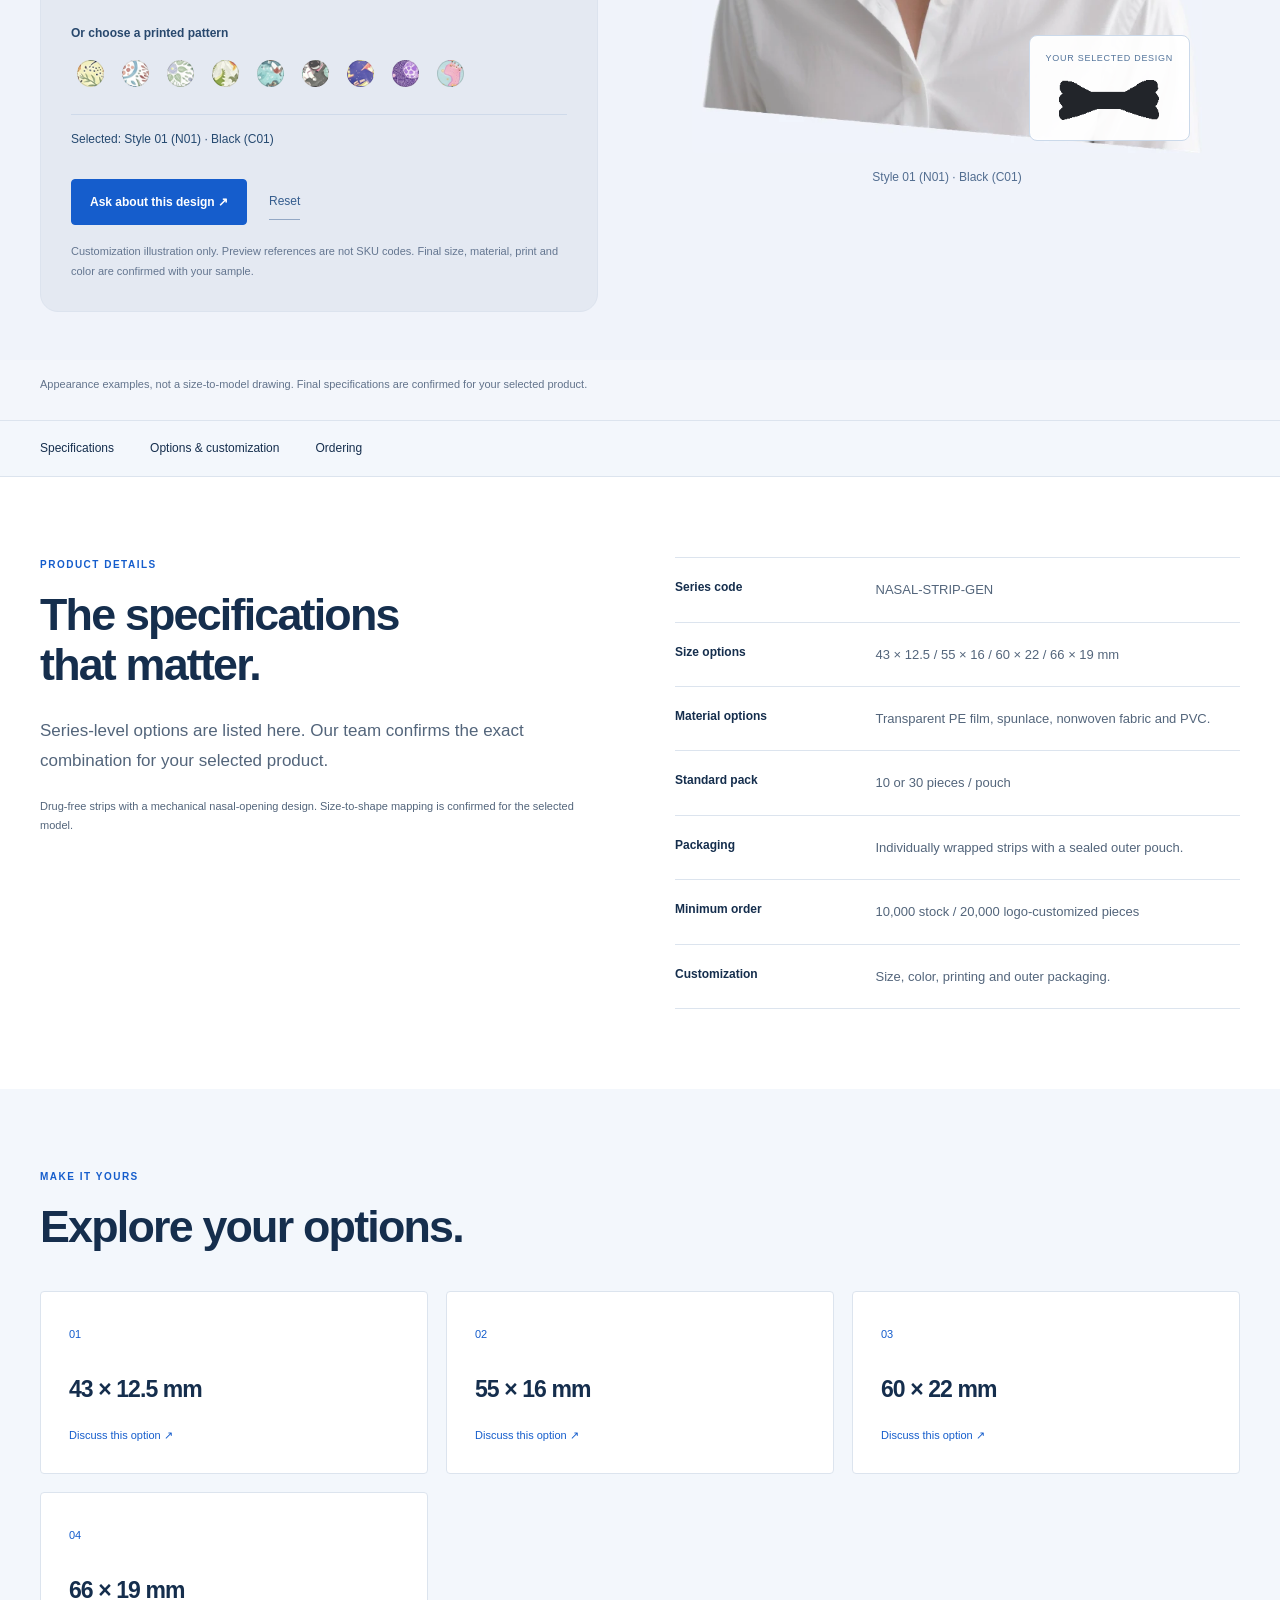
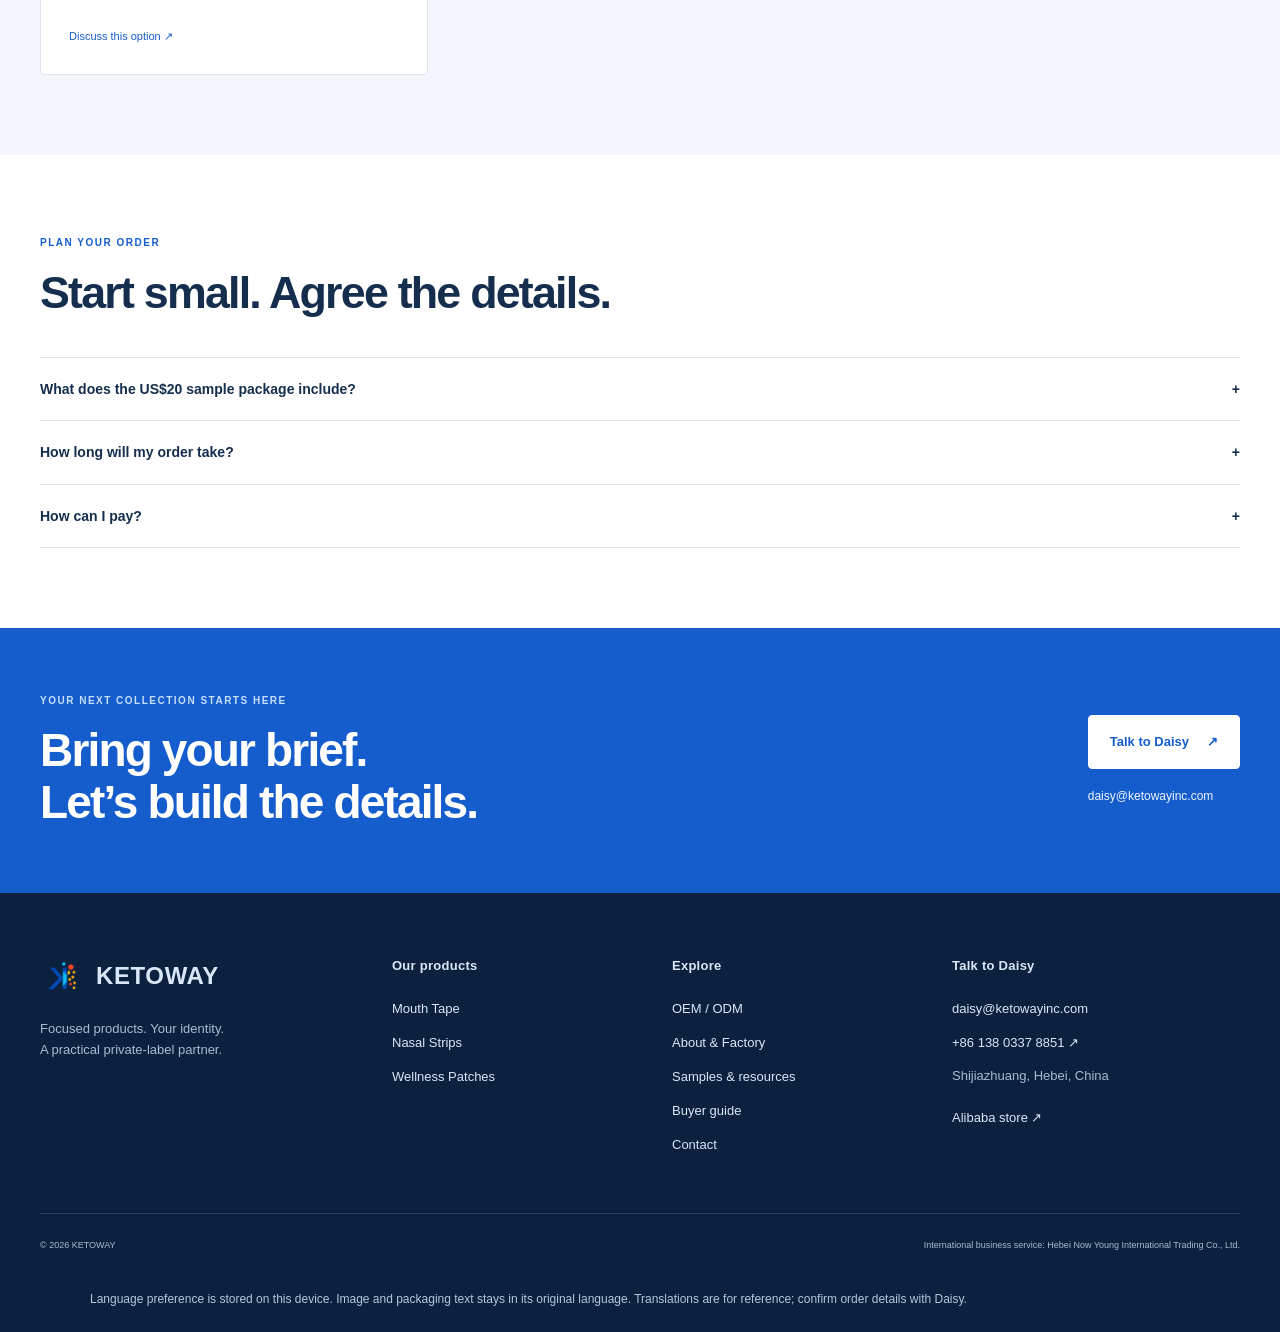
<file: nasal-strips.html>
<!doctype html><html lang="en"><head><meta charset="utf-8"><meta name="viewport" content="width=device-width,initial-scale=1"><meta name="description" content="Nasal strips for private label brands: compare sizes, colors and individually wrapped packaging. KETOWAY offers stock and logo-customized options."><meta name="theme-color" content="#102b50"><title>Nasal Strips | Private Label &amp; Custom Options | KETOWAY</title><link rel="canonical" href="https://www.ketowayinc.com/nasal-strips"><meta property="og:type" content="product"><meta property="og:site_name" content="KETOWAY"><meta property="og:title" content="Nasal Strips | Private Label &amp; Custom Options | KETOWAY"><meta property="og:description" content="Nasal strips for private label brands: compare sizes, colors and individually wrapped packaging. KETOWAY offers stock and logo-customized options."><meta property="og:image" content="https://www.ketowayinc.com/assets/poster-nasal.webp"><meta property="og:url" content="https://www.ketowayinc.com/nasal-strips"><meta name="twitter:card" content="summary_large_image"><meta name="twitter:title" content="Nasal Strips | Private Label &amp; Custom Options | KETOWAY"><meta name="twitter:description" content="Nasal strips for private label brands: compare sizes, colors and individually wrapped packaging. KETOWAY offers stock and logo-customized options."><meta name="twitter:image" content="https://www.ketowayinc.com/assets/poster-nasal.webp"><link rel="alternate" hreflang="en" href="https://www.ketowayinc.com/nasal-strips?lang=en"><link rel="alternate" hreflang="de" href="https://www.ketowayinc.com/nasal-strips?lang=de"><link rel="alternate" hreflang="fr" href="https://www.ketowayinc.com/nasal-strips?lang=fr"><link rel="alternate" hreflang="es" href="https://www.ketowayinc.com/nasal-strips?lang=es"><link rel="alternate" hreflang="it" href="https://www.ketowayinc.com/nasal-strips?lang=it"><link rel="alternate" hreflang="pt-BR" href="https://www.ketowayinc.com/nasal-strips?lang=pt-BR"><link rel="alternate" hreflang="ru" href="https://www.ketowayinc.com/nasal-strips?lang=ru"><link rel="alternate" hreflang="ar" href="https://www.ketowayinc.com/nasal-strips?lang=ar"><link rel="alternate" hreflang="ja" href="https://www.ketowayinc.com/nasal-strips?lang=ja"><link rel="alternate" hreflang="zh-CN" href="https://www.ketowayinc.com/nasal-strips?lang=zh-CN"><link rel="alternate" hreflang="x-default" href="https://www.ketowayinc.com/nasal-strips"><script type="application/ld+json">{"@context":"https://schema.org","@type":"Organization","name":"KETOWAY","url":"https://www.ketowayinc.com/","logo":"https://www.ketowayinc.com/assets/ketoway-logo.png","email":"daisy@ketowayinc.com","telephone":"+8613803378851","address":{"@type":"PostalAddress","addressLocality":"Shijiazhuang","addressRegion":"Hebei","addressCountry":"CN"},"contactPoint":{"@type":"ContactPoint","name":"Daisy","contactType":"sales","email":"daisy@ketowayinc.com","telephone":"+8613803378851"},"sameAs":["https://ketoway.en.alibaba.com/"]}</script><script type="application/ld+json">{"@context":"https://schema.org","@type":"BreadcrumbList","itemListElement":[{"@type":"ListItem","position":1,"name":"Home","item":"https://www.ketowayinc.com/"},{"@type":"ListItem","position":2,"name":"Products","item":"https://www.ketowayinc.com/products"},{"@type":"ListItem","position":3,"name":"Nasal Strips","item":"https://www.ketowayinc.com/nasal-strips"}]}</script><script type="application/ld+json">{"@context":"https://schema.org","@type":"Product","name":"Private Label Nasal Strips","sku":"NASAL-STRIP-GEN","brand":{"@type":"Brand","name":"KETOWAY"},"image":["https://www.ketowayinc.com/assets/poster-nasal.webp"],"description":"Nasal strips for private label brands: compare sizes, colors and individually wrapped packaging. KETOWAY offers stock and logo-customized options.","url":"https://www.ketowayinc.com/nasal-strips","additionalProperty":[{"@type":"PropertyValue","name":"Size options","value":"43 × 12.5, 55 × 16, 60 × 22 or 66 × 19 mm"},{"@type":"PropertyValue","name":"Pack format","value":"10 or 30 pieces per pouch"},{"@type":"PropertyValue","name":"Minimum order","value":"10,000 stock pieces or 20,000 logo-customized pieces"}]}</script><link rel="stylesheet" href="styles.css?v=20260922-studio"><link rel="icon" href="assets/ketoway-logo.png"><link rel="stylesheet" href="studio.css?v=20260922-studio"><link rel="stylesheet" href="languages.css?v=20260924-refine"><link rel="stylesheet" href="design-polish.css?v=20260923-polish"><link rel="stylesheet" href="refinement.css?v=20260924-refine"><link rel="stylesheet" href="topcontact.css?v=20260924-fit"></head><body><a class="skip" href="#main">Skip to content</a><div class="contact-strip"><div class="container" data-no-translate><a href="mailto:daisy@ketowayinc.com"><span aria-hidden="true">✉</span> daisy@ketowayinc.com</a><a href="tel:+8613803378851"><span aria-hidden="true">☎</span> +86 138 0337 8851</a><a href="https://wa.me/8613803378851" target="_blank" rel="noopener">WhatsApp ↗</a></div></div><header><div class="container header-inner"><a class="brand" href="index.html" aria-label="KETOWAY home"><picture><source srcset="assets/ketoway-logo.webp" type="image/webp"><img src="assets/ketoway-logo.png" alt="" loading="lazy" decoding="async"></picture><strong>KETOWAY<small>YOUR PRIVATE LABEL PARTNER</small></strong></a><button id="menu-toggle" aria-label="Open navigation" aria-controls="main-nav" aria-expanded="false">☰</button><nav id="main-nav" aria-label="Main navigation"><a href="index.html">Home</a><a href="products.html" aria-current="true">Products</a><a href="oem.html">OEM / ODM</a><a href="factory.html">About & Factory</a><a href="resources.html">Resources</a><a href="contact.html">Contact</a></nav><a class="header-quote" href="contact.html">Get a quote ↗</a></div></header><main id="main"><div class="container breadcrumb"><a href="products.html">Products</a><span>/</span>Nasal Strips</div><section class="section compact"><div class="container"><div class="product-detail"><div class="detail-image nasal-strips"><img class="" src="assets/nasal-custom-options.jpg" alt="Nasal Strips packaging and product example" fetchpriority="high" decoding="async"><p>Product / packaging example. Final artwork and appearance are agreed for your order.</p></div><div class="detail-copy"><p class="eyebrow">NASAL-STRIP-GEN</p><h1>Nasal Strips</h1><p class="lead">Build your nasal strip range around the size, color, print and outer packaging your customers need.</p><div class="tags"><span>Standard supply</span><span>Customizable</span><span>Private label</span></div><div class="detail-benefits"><p><b>PACK FORMAT</b>10 or 30 pieces / pouch</p><p><b>ORDER QUANTITY</b>10,000 stock / 20,000 logo-customized pieces</p></div><div class="actions"><a class="button" href="contact.html?product=Nasal%20Strips">Request a quotation<span aria-hidden="true">↗</span></a><a class="button secondary" href="contact.html?product=Nasal%20Strips&amp;request=Sample">Request samples<span aria-hidden="true">↗</span></a></div></div></div></div></section><section class="detail-lookbook"><div class="container"><p class="eyebrow">STYLE & CUSTOMIZATION LOOKBOOK</p><h2>Explore the visual possibilities.</h2></div><div class="configurator" data-configurator="nasal"><p class="config-placeholder">Loading interactive preview… <a href="nasal-strips.html">View product specifications</a></p><noscript><p>Enable JavaScript to choose a shape and color. Contact Daisy for a custom design.</p></noscript></div><div class="container"><p class="poster-note">Appearance examples, not a size-to-model drawing. Final specifications are confirmed for your selected product.</p></div></section><div class="detail-nav"><div class="container"><a href="#specifications">Specifications</a><a href="#options">Options & customization</a><a href="#ordering">Ordering</a></div></div><section class="section "><div class="container"><div class="split" id="specifications"><div><p class="eyebrow">PRODUCT DETAILS</p><h2>The specifications<br>that matter.</h2><p class="lead">Series-level options are listed here. Our team confirms the exact combination for your selected product.</p><p class="fine">Drug-free strips with a mechanical nasal-opening design. Size-to-shape mapping is confirmed for the selected model.</p></div><dl class="spec-list"><div><dt>Series code</dt><dd>NASAL-STRIP-GEN</dd></div><div><dt>Size options</dt><dd>43 × 12.5 / 55 × 16 / 60 × 22 / 66 × 19 mm</dd></div><div><dt>Material options</dt><dd>Transparent PE film, spunlace, nonwoven fabric and PVC.</dd></div><div><dt>Standard pack</dt><dd>10 or 30 pieces / pouch</dd></div><div><dt>Packaging</dt><dd>Individually wrapped strips with a sealed outer pouch.</dd></div><div><dt>Minimum order</dt><dd>10,000 stock / 20,000 logo-customized pieces</dd></div><div><dt>Customization</dt><dd>Size, color, printing and outer packaging.</dd></div></dl></div></div></section><section class="section tint"><div class="container"><div id="options"><div class="section-heading"><div><p class="eyebrow">MAKE IT YOURS</p><h2>Explore your options.</h2></div></div><div class="option-grid"><a class="option-card" href="contact.html?product=Nasal%20Strips%20%E2%80%94%2043%20%C3%97%2012.5%20mm"><span>01</span><h3>43 × 12.5 mm</h3><p>Discuss this option ↗</p></a><a class="option-card" href="contact.html?product=Nasal%20Strips%20%E2%80%94%2055%20%C3%97%2016%20mm"><span>02</span><h3>55 × 16 mm</h3><p>Discuss this option ↗</p></a><a class="option-card" href="contact.html?product=Nasal%20Strips%20%E2%80%94%2060%20%C3%97%2022%20mm"><span>03</span><h3>60 × 22 mm</h3><p>Discuss this option ↗</p></a><a class="option-card" href="contact.html?product=Nasal%20Strips%20%E2%80%94%2066%20%C3%97%2019%20mm"><span>04</span><h3>66 × 19 mm</h3><p>Discuss this option ↗</p></a></div></div></div></section><section class="section "><div class="container"><div id="ordering"><div class="section-heading"><div><p class="eyebrow">PLAN YOUR ORDER</p><h2>Start small. Agree the details.</h2></div></div><div class="faq"><details><summary>What does the US$20 sample package include?<span aria-hidden="true">+</span></summary><p>Up to 20 product pieces, with worldwide shipping and import duties included. Share your product choices and delivery address so our team can arrange the sample selection and dispatch.</p></details><details><summary>How long will my order take?<span aria-hidden="true">+</span></summary><p>Stock products support prompt dispatch. Your sales contact confirms the actual dispatch date. Custom-order schedules depend on sampling progress and our production team’s schedule; timing is agreed for your order.</p></details><details><summary>How can I pay?<span aria-hidden="true">+</span></summary><p>Alibaba.com online transactions and other payment methods confirmed by your sales representative are available. Payment terms are agreed in the quotation.</p></details></div></div></div></section><section class="cta"><div class="container cta-inner"><div><p class="eyebrow">YOUR NEXT COLLECTION STARTS HERE</p><h2>Bring your brief.<br>Let’s build the details.</h2></div><div><a class="button" href="contact.html">Talk to Daisy<span aria-hidden="true">↗</span></a><a class="email-link" href="mailto:daisy@ketowayinc.com">daisy@ketowayinc.com</a></div></div></section></main><footer><div class="container footer-grid"><div><a class="brand" href="index.html"><picture><source srcset="assets/ketoway-logo.webp" type="image/webp"><img src="assets/ketoway-logo.png" alt="" loading="lazy" decoding="async"></picture><strong>KETOWAY</strong></a><p>Focused products. Your identity.<br>A practical private-label partner.</p></div><div><h3>Our products</h3><a href="mouth-tape.html">Mouth Tape</a><a href="nasal-strips.html">Nasal Strips</a><a href="functional-patches.html">Wellness Patches</a></div><div><h3>Explore</h3><a href="oem.html">OEM / ODM</a><a href="factory.html">About & Factory</a><a href="resources.html">Samples & resources</a><a href="buyer-guide.html">Buyer guide</a><a href="contact.html">Contact</a></div><div><h3>Talk to Daisy</h3><a href="mailto:daisy@ketowayinc.com">daisy@ketowayinc.com</a><a href="https://wa.me/8613803378851" target="_blank" rel="noopener">+86 138 0337 8851 ↗</a><p>Shijiazhuang, Hebei, China</p><a href="https://ketoway.en.alibaba.com/" target="_blank" rel="noopener">Alibaba store ↗</a></div></div><div class="container footer-bottom"><span>© 2026 KETOWAY</span><span>International business service: Hebei Now Young International Trading Co., Ltd.</span></div><div class="language-note container" data-language-note></div></footer><a class="floating-contact" href="https://wa.me/8613803378851" target="_blank" rel="noopener" aria-label="Contact Daisy on WhatsApp">WhatsApp ↗</a><script src="ketoway-tracking.js?v=20261009"></script><script src="script.js?v=20261009"></script><script src="ketoway-analytics.js?v=20261009"></script><script src="config-data.js?v=20260922-studio"></script><script src="configurator.js?v=20260924-refine"></script><script src="studio.js?v=20260922-studio"></script><script src="translations.js?v=20260923-flags10"></script><script src="languages.js?v=20260923-flags10"></script></body></html>
</file>
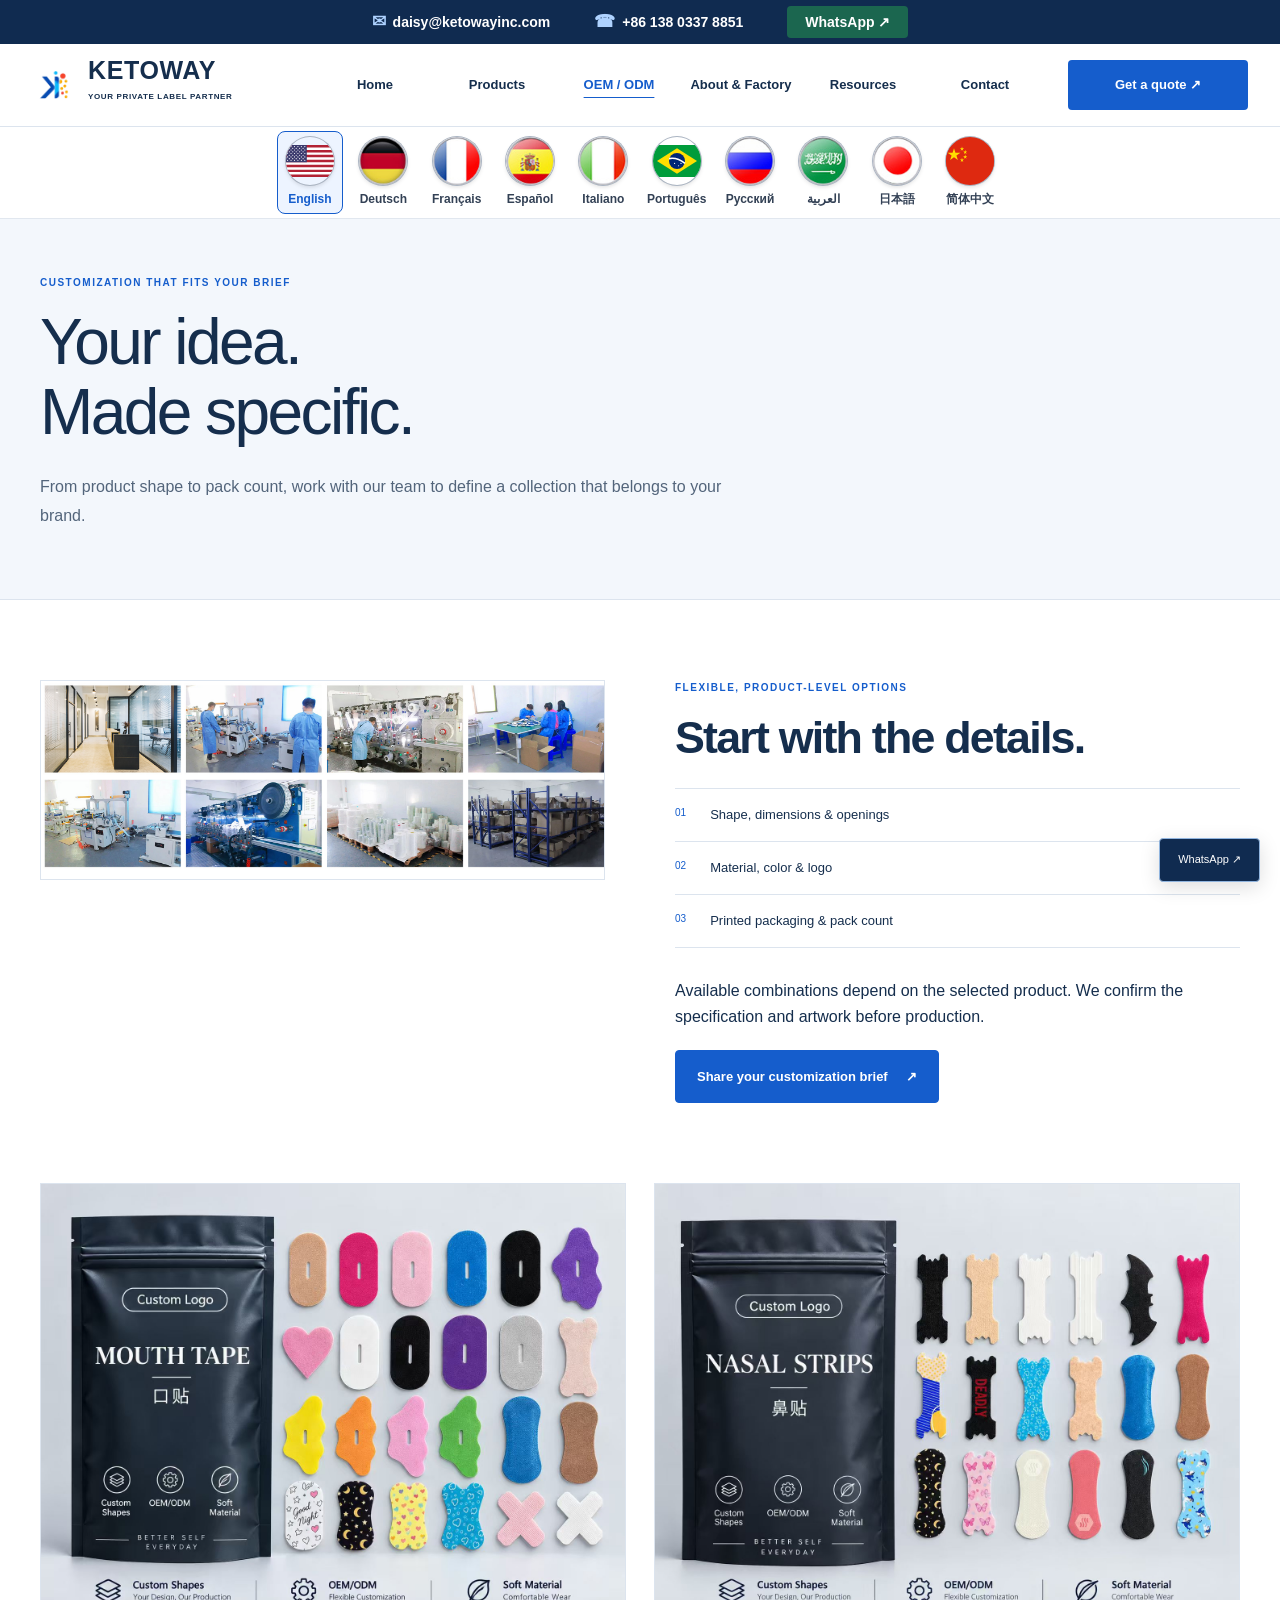
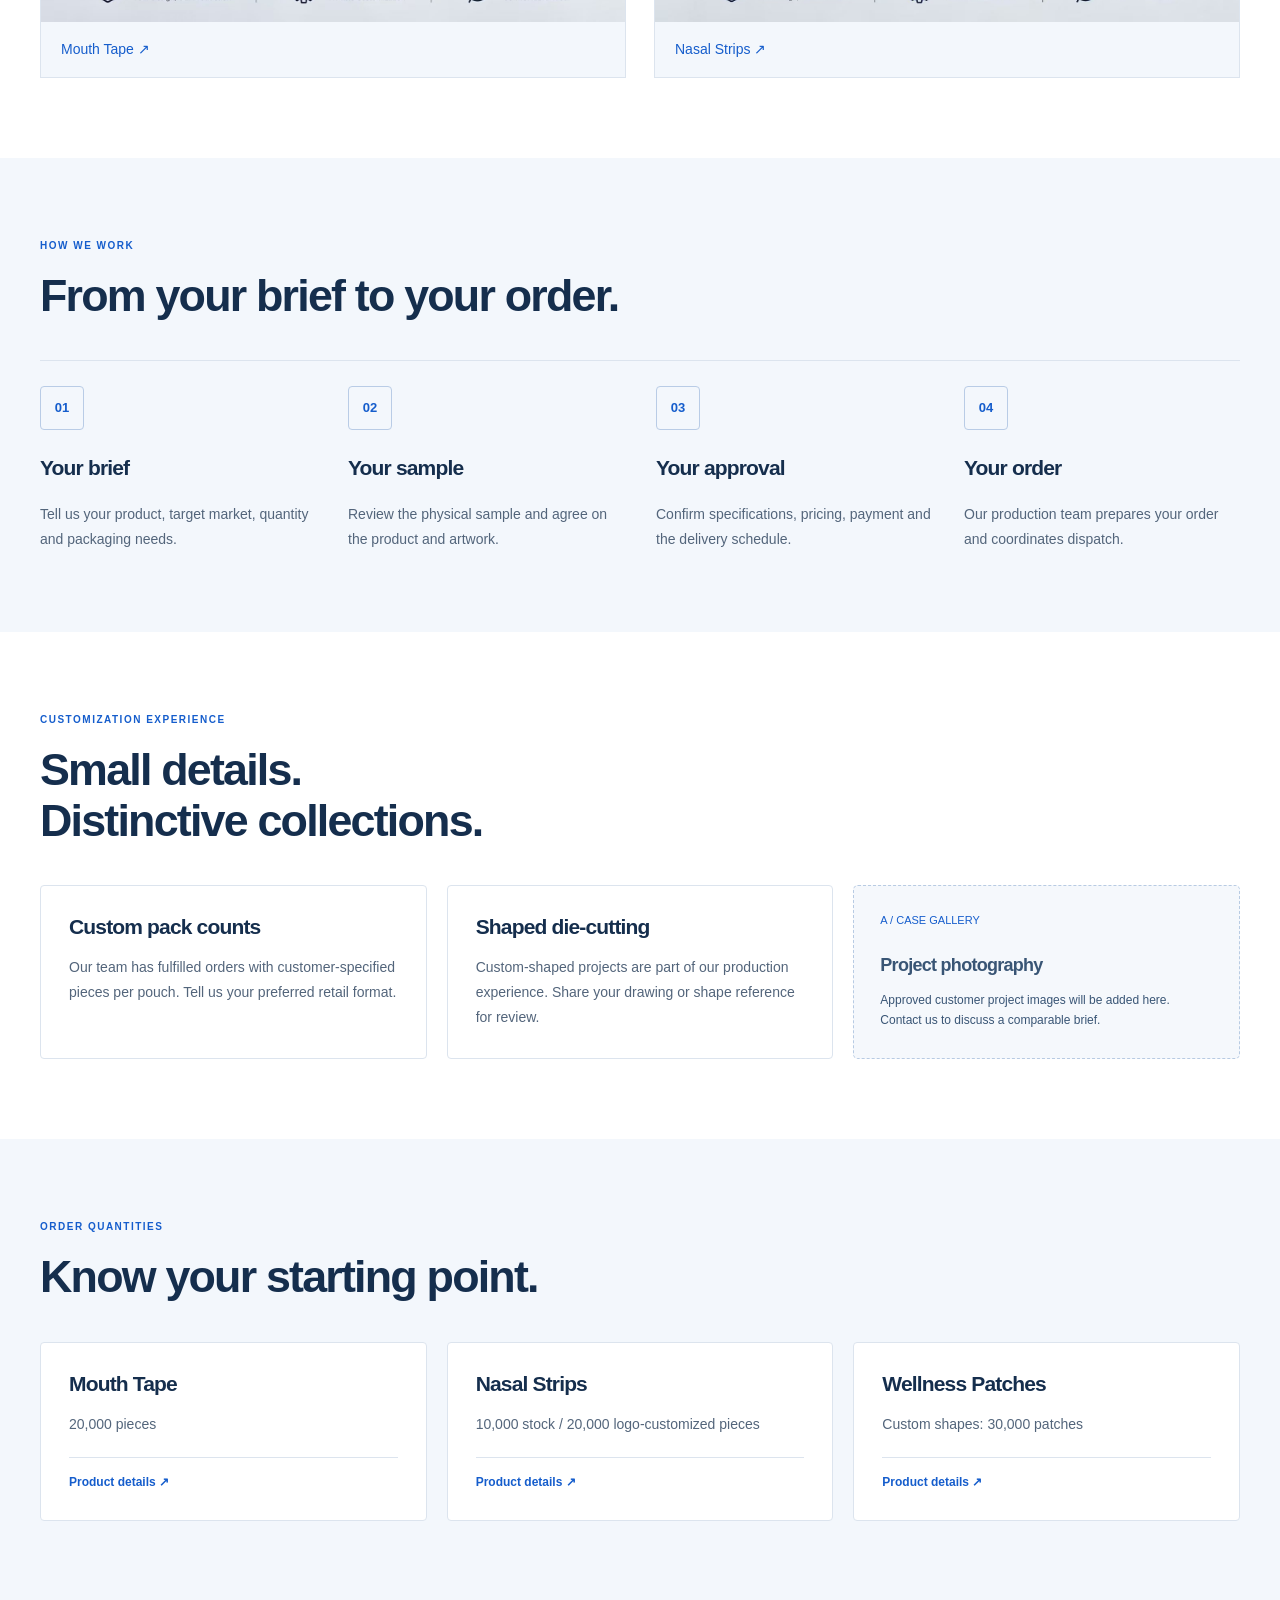
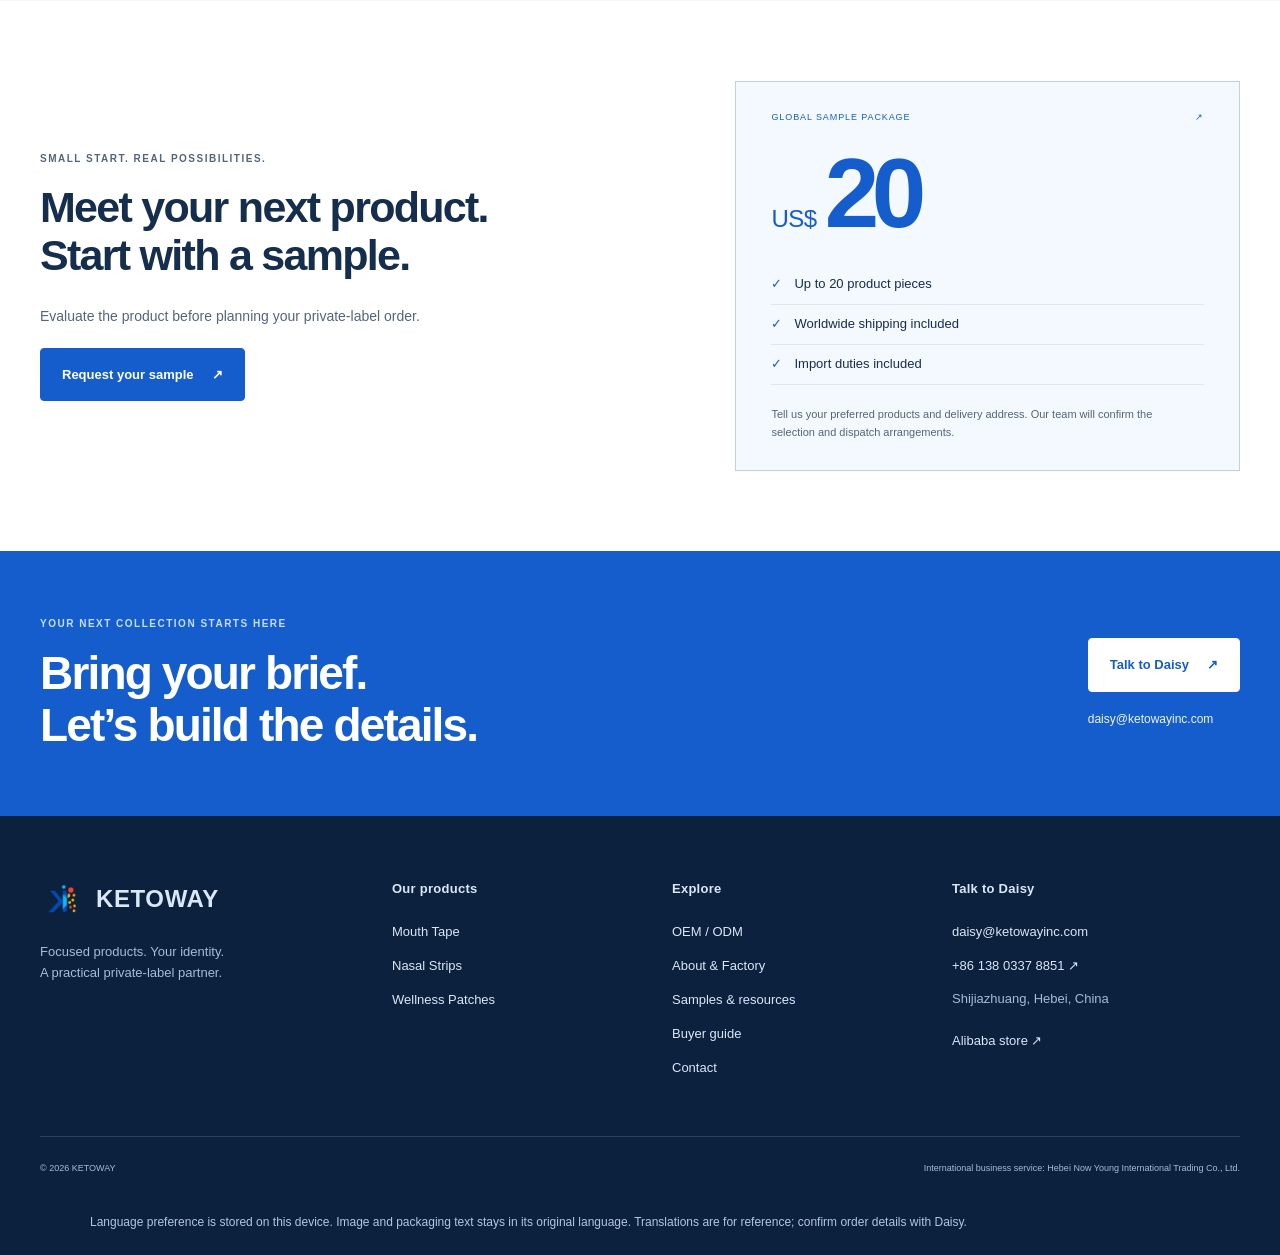
<file: oem.html>
<!doctype html><html lang="en"><head><meta charset="utf-8"><meta name="viewport" content="width=device-width,initial-scale=1"><meta name="description" content="OEM and ODM private label options for mouth tape, nasal strips and wellness patches. Discuss shapes, materials, branding and packaging with KETOWAY."><meta name="theme-color" content="#102b50"><title>OEM / ODM &amp; Private Label Customization | KETOWAY</title><link rel="canonical" href="https://www.ketowayinc.com/oem"><meta property="og:type" content="website"><meta property="og:site_name" content="KETOWAY"><meta property="og:title" content="OEM / ODM &amp; Private Label Customization | KETOWAY"><meta property="og:description" content="OEM and ODM private label options for mouth tape, nasal strips and wellness patches. Discuss shapes, materials, branding and packaging with KETOWAY."><meta property="og:image" content="https://www.ketowayinc.com/assets/poster-mouth.webp"><meta property="og:url" content="https://www.ketowayinc.com/oem"><meta name="twitter:card" content="summary_large_image"><meta name="twitter:title" content="OEM / ODM &amp; Private Label Customization | KETOWAY"><meta name="twitter:description" content="OEM and ODM private label options for mouth tape, nasal strips and wellness patches. Discuss shapes, materials, branding and packaging with KETOWAY."><meta name="twitter:image" content="https://www.ketowayinc.com/assets/poster-mouth.webp"><link rel="alternate" hreflang="en" href="https://www.ketowayinc.com/oem?lang=en"><link rel="alternate" hreflang="de" href="https://www.ketowayinc.com/oem?lang=de"><link rel="alternate" hreflang="fr" href="https://www.ketowayinc.com/oem?lang=fr"><link rel="alternate" hreflang="es" href="https://www.ketowayinc.com/oem?lang=es"><link rel="alternate" hreflang="it" href="https://www.ketowayinc.com/oem?lang=it"><link rel="alternate" hreflang="pt-BR" href="https://www.ketowayinc.com/oem?lang=pt-BR"><link rel="alternate" hreflang="ru" href="https://www.ketowayinc.com/oem?lang=ru"><link rel="alternate" hreflang="ar" href="https://www.ketowayinc.com/oem?lang=ar"><link rel="alternate" hreflang="ja" href="https://www.ketowayinc.com/oem?lang=ja"><link rel="alternate" hreflang="zh-CN" href="https://www.ketowayinc.com/oem?lang=zh-CN"><link rel="alternate" hreflang="x-default" href="https://www.ketowayinc.com/oem"><script type="application/ld+json">{"@context":"https://schema.org","@type":"Organization","name":"KETOWAY","url":"https://www.ketowayinc.com/","logo":"https://www.ketowayinc.com/assets/ketoway-logo.png","email":"daisy@ketowayinc.com","telephone":"+8613803378851","address":{"@type":"PostalAddress","addressLocality":"Shijiazhuang","addressRegion":"Hebei","addressCountry":"CN"},"contactPoint":{"@type":"ContactPoint","name":"Daisy","contactType":"sales","email":"daisy@ketowayinc.com","telephone":"+8613803378851"},"sameAs":["https://ketoway.en.alibaba.com/"]}</script><script type="application/ld+json">{"@context":"https://schema.org","@type":"BreadcrumbList","itemListElement":[{"@type":"ListItem","position":1,"name":"Home","item":"https://www.ketowayinc.com/"},{"@type":"ListItem","position":2,"name":"OEM / ODM","item":"https://www.ketowayinc.com/oem"}]}</script><link rel="stylesheet" href="styles.css?v=20260922-studio"><link rel="icon" href="assets/ketoway-logo.png"><link rel="stylesheet" href="studio.css?v=20260922-studio"><link rel="stylesheet" href="languages.css?v=20260924-refine"><link rel="stylesheet" href="design-polish.css?v=20260923-polish"><link rel="stylesheet" href="refinement.css?v=20260924-refine"><link rel="stylesheet" href="topcontact.css?v=20260924-fit"></head><body><a class="skip" href="#main">Skip to content</a><div class="contact-strip"><div class="container" data-no-translate><a href="mailto:daisy@ketowayinc.com"><span aria-hidden="true">✉</span> daisy@ketowayinc.com</a><a href="tel:+8613803378851"><span aria-hidden="true">☎</span> +86 138 0337 8851</a><a href="https://wa.me/8613803378851" target="_blank" rel="noopener">WhatsApp ↗</a></div></div><header><div class="container header-inner"><a class="brand" href="index.html" aria-label="KETOWAY home"><picture><source srcset="assets/ketoway-logo.webp" type="image/webp"><img src="assets/ketoway-logo.png" alt="" loading="lazy" decoding="async"></picture><strong>KETOWAY<small>YOUR PRIVATE LABEL PARTNER</small></strong></a><button id="menu-toggle" aria-label="Open navigation" aria-controls="main-nav" aria-expanded="false">☰</button><nav id="main-nav" aria-label="Main navigation"><a href="index.html">Home</a><a href="products.html">Products</a><a href="oem.html" aria-current="page">OEM / ODM</a><a href="factory.html">About & Factory</a><a href="resources.html">Resources</a><a href="contact.html">Contact</a></nav><a class="header-quote" href="contact.html">Get a quote ↗</a></div></header><main id="main"><section class="page-intro"><div class="container"><p class="eyebrow">CUSTOMIZATION THAT FITS YOUR BRIEF</p><h1>Your idea.<br>Made specific.</h1><p class="lead">From product shape to pack count, work with our team to define a collection that belongs to your brand.</p></div></section><section class="section "><div class="container"><div class="split"><div><img class="process-photo" src="assets/production-overview.jpg" alt="Production, converting and packing scenes from our own storefront source files" loading="lazy" decoding="async"></div><div><p class="eyebrow">FLEXIBLE, PRODUCT-LEVEL OPTIONS</p><h2>Start with the details.</h2><div class="custom-list"><div><span>01</span> Shape, dimensions & openings</div><div><span>02</span> Material, color & logo</div><div><span>03</span> Printed packaging & pack count</div></div><p>Available combinations depend on the selected product. We confirm the specification and artwork before production.</p><a class="button" href="contact.html">Share your customization brief<span aria-hidden="true">↗</span></a></div></div></div></section><div class="oem-options-gallery"><a href="mouth-tape.html"><img src="assets/mouth-custom-options.jpg" alt="Mouth Tape product and packaging example" loading="lazy" width="1448" height="1086"><span>Mouth Tape ↗</span></a><a href="nasal-strips.html"><img src="assets/nasal-custom-options.jpg" alt="Nasal Strips product and packaging example" loading="lazy" width="1448" height="1086"><span>Nasal Strips ↗</span></a></div><section class="section tint"><div class="container"><div class="section-heading"><div><p class="eyebrow">HOW WE WORK</p><h2>From your brief to your order.</h2></div></div><ol class="steps"><li><span>01</span><h3>Your brief</h3><p>Tell us your product, target market, quantity and packaging needs.</p></li><li><span>02</span><h3>Your sample</h3><p>Review the physical sample and agree on the product and artwork.</p></li><li><span>03</span><h3>Your approval</h3><p>Confirm specifications, pricing, payment and the delivery schedule.</p></li><li><span>04</span><h3>Your order</h3><p>Our production team prepares your order and coordinates dispatch.</p></li></ol></div></section><section class="section "><div class="container"><div class="section-heading"><div><p class="eyebrow">CUSTOMIZATION EXPERIENCE</p><h2>Small details.<br>Distinctive collections.</h2></div></div><div class="three-grid"><article class="info-card"><h3>Custom pack counts</h3><p>Our team has fulfilled orders with customer-specified pieces per pouch. Tell us your preferred retail format.</p></article><article class="info-card"><h3>Shaped die-cutting</h3><p>Custom-shaped projects are part of our production experience. Share your drawing or shape reference for review.</p></article><article class="placeholder"><span class="small-number">A / CASE GALLERY</span><h3>Project photography</h3><p>Approved customer project images will be added here. Contact us to discuss a comparable brief.</p></article></div></div></section><section class="section tint"><div class="container"><div class="section-heading"><div><p class="eyebrow">ORDER QUANTITIES</p><h2>Know your starting point.</h2></div></div><div class="three-grid"><article class="info-card"><h3>Mouth Tape</h3><p>20,000 pieces</p><a class="text-link" href="mouth-tape.html">Product details ↗</a></article><article class="info-card"><h3>Nasal Strips</h3><p>10,000 stock / 20,000 logo-customized pieces</p><a class="text-link" href="nasal-strips.html">Product details ↗</a></article><article class="info-card"><h3>Wellness Patches</h3><p>Custom shapes: 30,000 patches</p><a class="text-link" href="functional-patches.html">Product details ↗</a></article></div></div></section><section class="section "><div class="container"><div class="sample-block"><div><p class="eyebrow">SMALL START. REAL POSSIBILITIES.</p><h2>Meet your next product.<br>Start with a sample.</h2><p>Evaluate the product before planning your private-label order.</p><a class="button" href="contact.html?request=Sample">Request your sample<span aria-hidden="true">↗</span></a></div><div class="sample-ticket"><div class="ticket-top"><span>GLOBAL SAMPLE PACKAGE</span><span>↗</span></div><div class="price"><small>US$</small>20</div><ul><li>Up to 20 product pieces</li><li>Worldwide shipping included</li><li>Import duties included</li></ul><p>Tell us your preferred products and delivery address. Our team will confirm the selection and dispatch arrangements.</p></div></div></div></section><section class="cta"><div class="container cta-inner"><div><p class="eyebrow">YOUR NEXT COLLECTION STARTS HERE</p><h2>Bring your brief.<br>Let’s build the details.</h2></div><div><a class="button" href="contact.html">Talk to Daisy<span aria-hidden="true">↗</span></a><a class="email-link" href="mailto:daisy@ketowayinc.com">daisy@ketowayinc.com</a></div></div></section></main><footer><div class="container footer-grid"><div><a class="brand" href="index.html"><picture><source srcset="assets/ketoway-logo.webp" type="image/webp"><img src="assets/ketoway-logo.png" alt="" loading="lazy" decoding="async"></picture><strong>KETOWAY</strong></a><p>Focused products. Your identity.<br>A practical private-label partner.</p></div><div><h3>Our products</h3><a href="mouth-tape.html">Mouth Tape</a><a href="nasal-strips.html">Nasal Strips</a><a href="functional-patches.html">Wellness Patches</a></div><div><h3>Explore</h3><a href="oem.html">OEM / ODM</a><a href="factory.html">About & Factory</a><a href="resources.html">Samples & resources</a><a href="buyer-guide.html">Buyer guide</a><a href="contact.html">Contact</a></div><div><h3>Talk to Daisy</h3><a href="mailto:daisy@ketowayinc.com">daisy@ketowayinc.com</a><a href="https://wa.me/8613803378851" target="_blank" rel="noopener">+86 138 0337 8851 ↗</a><p>Shijiazhuang, Hebei, China</p><a href="https://ketoway.en.alibaba.com/" target="_blank" rel="noopener">Alibaba store ↗</a></div></div><div class="container footer-bottom"><span>© 2026 KETOWAY</span><span>International business service: Hebei Now Young International Trading Co., Ltd.</span></div><div class="language-note container" data-language-note></div></footer><a class="floating-contact" href="https://wa.me/8613803378851" target="_blank" rel="noopener" aria-label="Contact Daisy on WhatsApp">WhatsApp ↗</a><script src="ketoway-tracking.js?v=20261009"></script><script src="script.js?v=20261009"></script><script src="ketoway-analytics.js?v=20261009"></script><script src="config-data.js?v=20260922-studio"></script><script src="configurator.js?v=20260924-refine"></script><script src="studio.js?v=20260922-studio"></script><script src="translations.js?v=20260923-flags10"></script><script src="languages.js?v=20260923-flags10"></script></body></html>
</file>
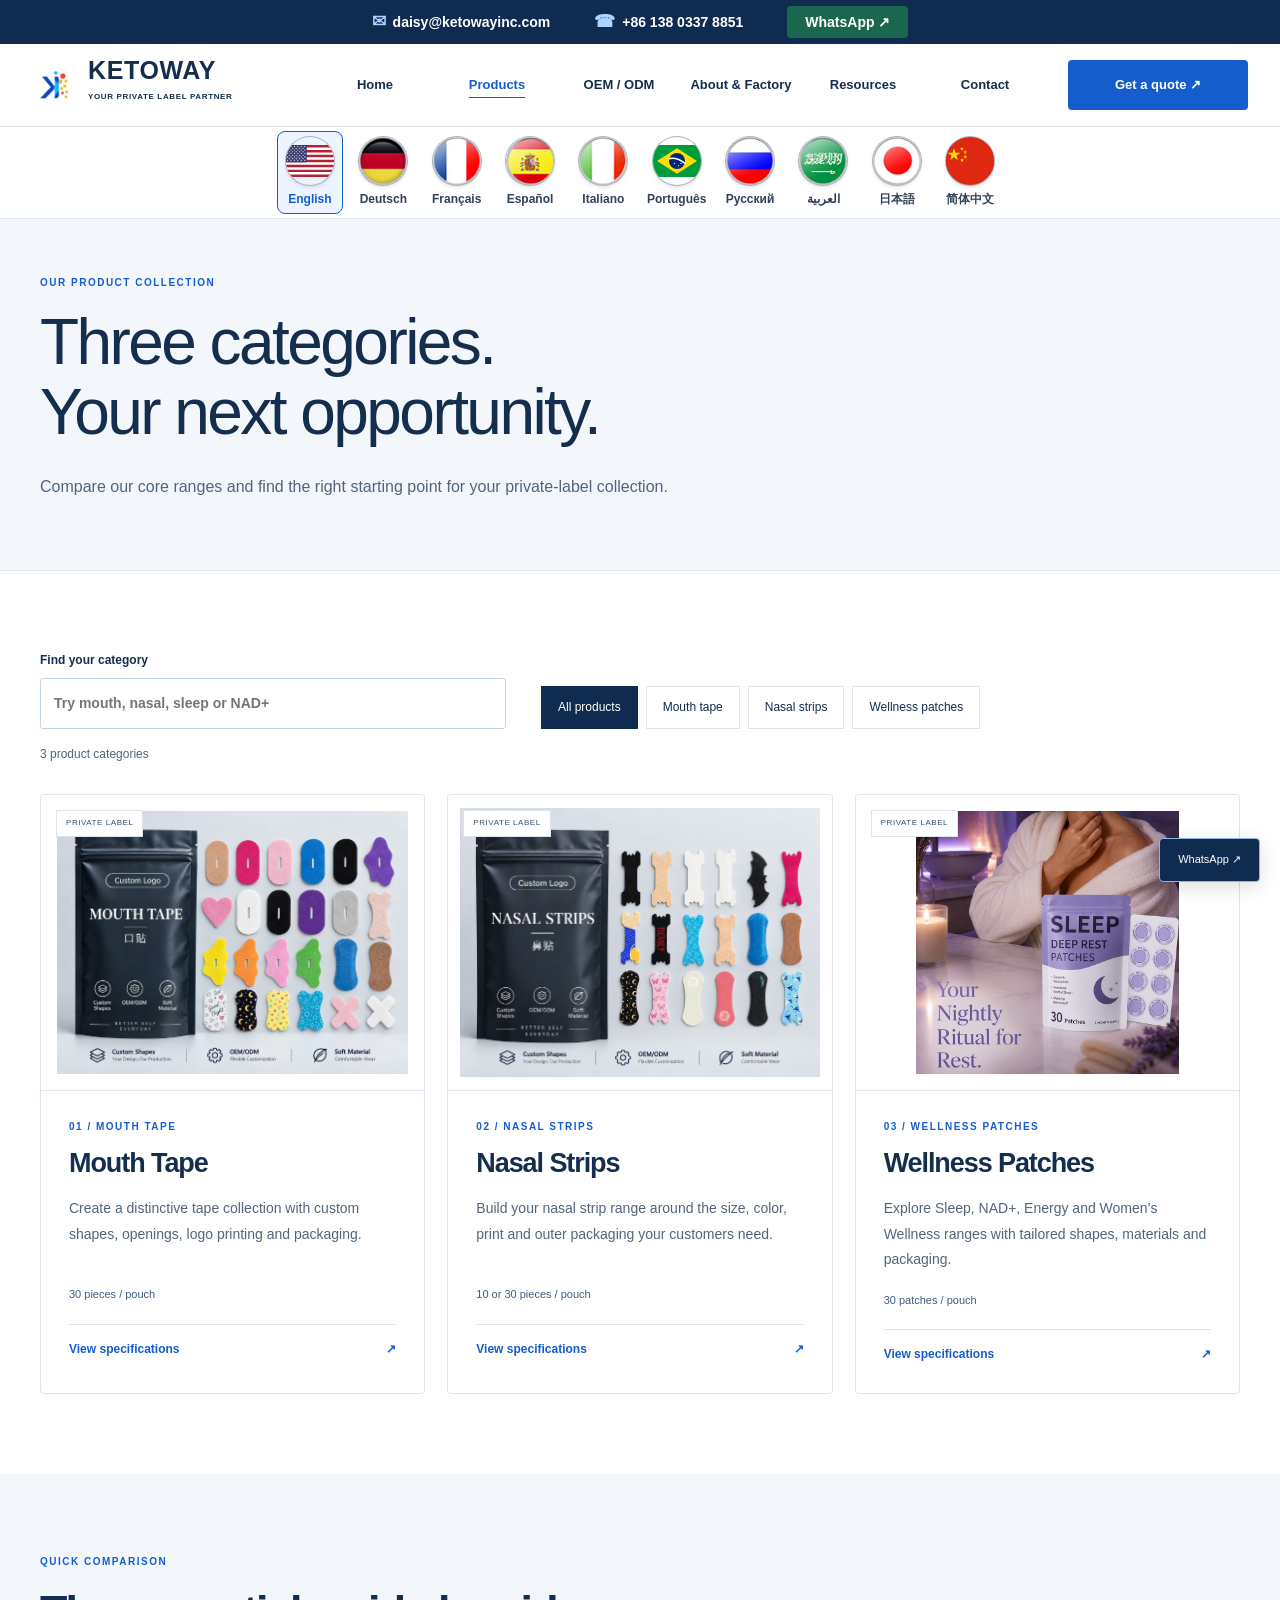
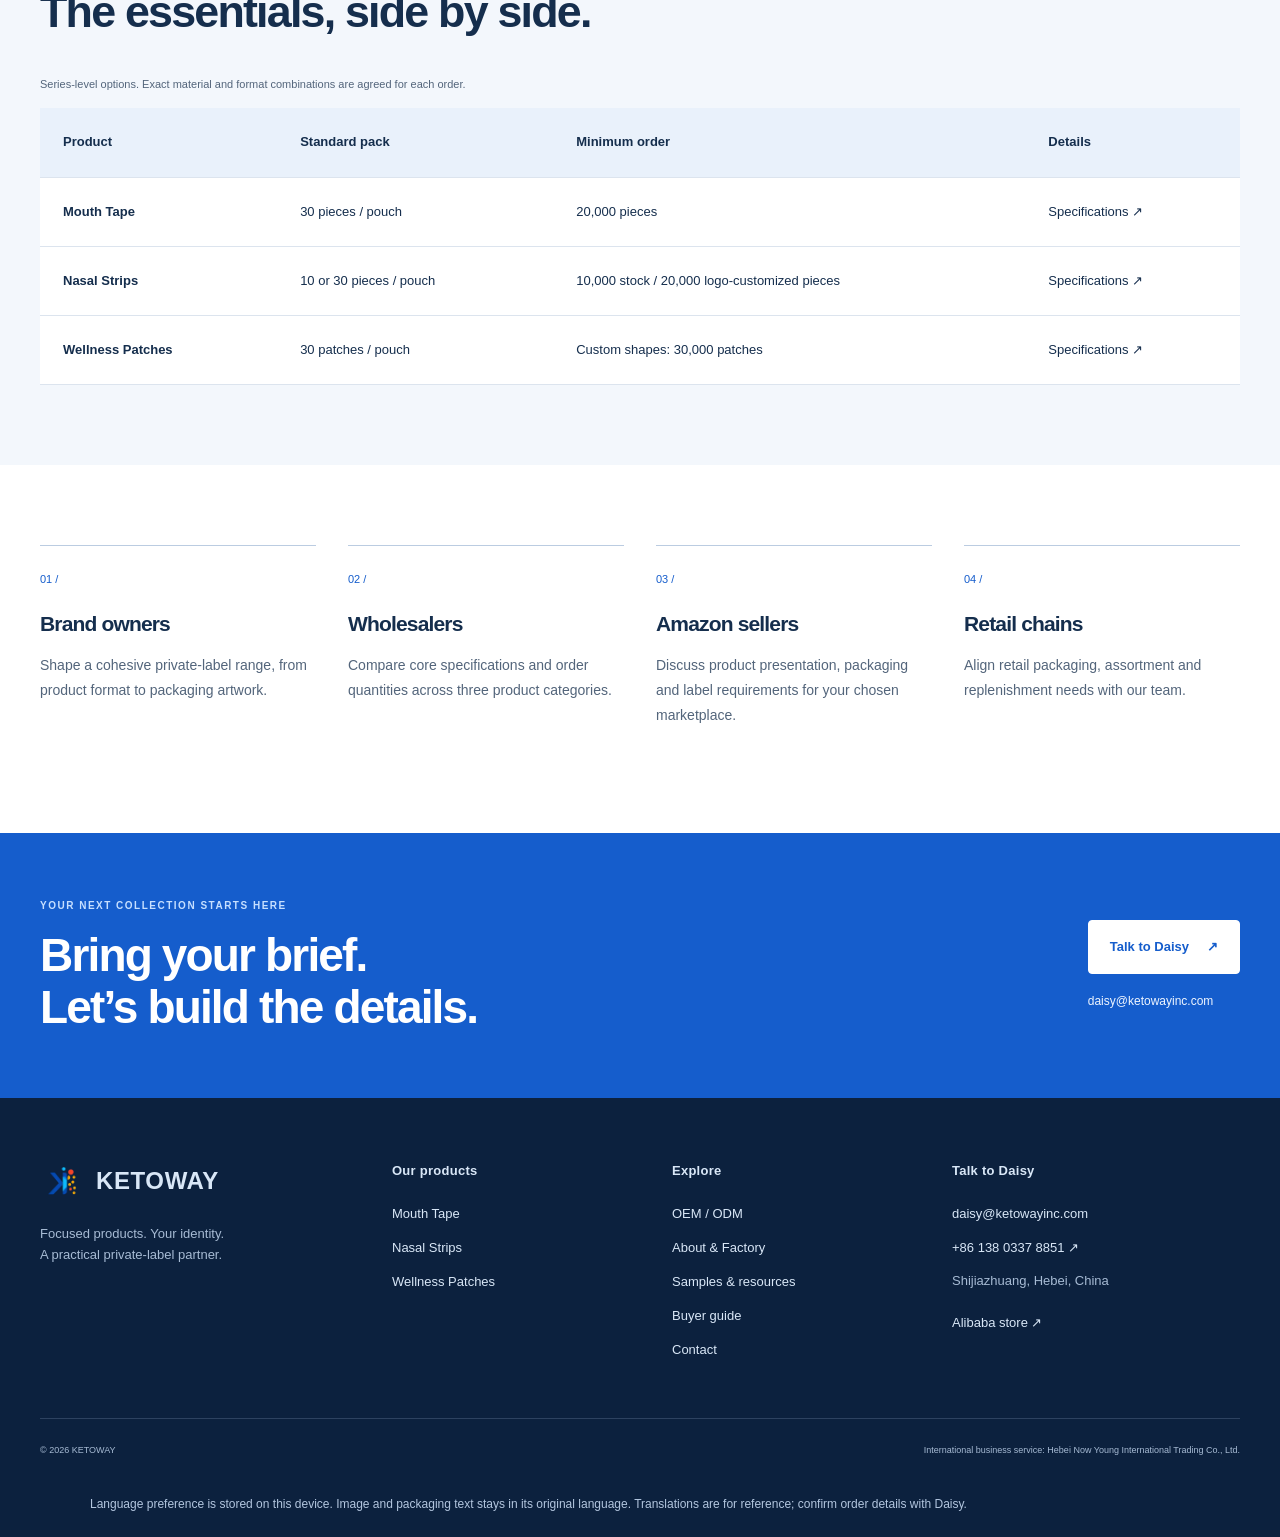
<file: products.html>
<!doctype html><html lang="en"><head><meta charset="utf-8"><meta name="viewport" content="width=device-width,initial-scale=1"><meta name="description" content="Private label mouth tape, nasal strips and wellness patches from KETOWAY. Compare product ranges, packaging formats and custom options for your brand."><meta name="theme-color" content="#102b50"><title>Product Collection &amp; Specifications | KETOWAY</title><link rel="canonical" href="https://www.ketowayinc.com/products"><meta property="og:type" content="website"><meta property="og:site_name" content="KETOWAY"><meta property="og:title" content="Product Collection &amp; Specifications | KETOWAY"><meta property="og:description" content="Private label mouth tape, nasal strips and wellness patches from KETOWAY. Compare product ranges, packaging formats and custom options for your brand."><meta property="og:image" content="https://www.ketowayinc.com/assets/poster-collection.webp"><meta property="og:url" content="https://www.ketowayinc.com/products"><meta name="twitter:card" content="summary_large_image"><meta name="twitter:title" content="Product Collection &amp; Specifications | KETOWAY"><meta name="twitter:description" content="Private label mouth tape, nasal strips and wellness patches from KETOWAY. Compare product ranges, packaging formats and custom options for your brand."><meta name="twitter:image" content="https://www.ketowayinc.com/assets/poster-collection.webp"><link rel="alternate" hreflang="en" href="https://www.ketowayinc.com/products?lang=en"><link rel="alternate" hreflang="de" href="https://www.ketowayinc.com/products?lang=de"><link rel="alternate" hreflang="fr" href="https://www.ketowayinc.com/products?lang=fr"><link rel="alternate" hreflang="es" href="https://www.ketowayinc.com/products?lang=es"><link rel="alternate" hreflang="it" href="https://www.ketowayinc.com/products?lang=it"><link rel="alternate" hreflang="pt-BR" href="https://www.ketowayinc.com/products?lang=pt-BR"><link rel="alternate" hreflang="ru" href="https://www.ketowayinc.com/products?lang=ru"><link rel="alternate" hreflang="ar" href="https://www.ketowayinc.com/products?lang=ar"><link rel="alternate" hreflang="ja" href="https://www.ketowayinc.com/products?lang=ja"><link rel="alternate" hreflang="zh-CN" href="https://www.ketowayinc.com/products?lang=zh-CN"><link rel="alternate" hreflang="x-default" href="https://www.ketowayinc.com/products"><script type="application/ld+json">{"@context":"https://schema.org","@type":"Organization","name":"KETOWAY","url":"https://www.ketowayinc.com/","logo":"https://www.ketowayinc.com/assets/ketoway-logo.png","email":"daisy@ketowayinc.com","telephone":"+8613803378851","address":{"@type":"PostalAddress","addressLocality":"Shijiazhuang","addressRegion":"Hebei","addressCountry":"CN"},"contactPoint":{"@type":"ContactPoint","name":"Daisy","contactType":"sales","email":"daisy@ketowayinc.com","telephone":"+8613803378851"},"sameAs":["https://ketoway.en.alibaba.com/"]}</script><script type="application/ld+json">{"@context":"https://schema.org","@type":"BreadcrumbList","itemListElement":[{"@type":"ListItem","position":1,"name":"Home","item":"https://www.ketowayinc.com/"},{"@type":"ListItem","position":2,"name":"Products","item":"https://www.ketowayinc.com/products"}]}</script><link rel="stylesheet" href="styles.css?v=20260922-studio"><link rel="icon" href="assets/ketoway-logo.png"><link rel="stylesheet" href="studio.css?v=20260922-studio"><link rel="stylesheet" href="languages.css?v=20260924-refine"><link rel="stylesheet" href="design-polish.css?v=20260923-polish"><link rel="stylesheet" href="refinement.css?v=20260924-refine"><link rel="stylesheet" href="topcontact.css?v=20260924-fit"></head><body><a class="skip" href="#main">Skip to content</a><div class="contact-strip"><div class="container" data-no-translate><a href="mailto:daisy@ketowayinc.com"><span aria-hidden="true">✉</span> daisy@ketowayinc.com</a><a href="tel:+8613803378851"><span aria-hidden="true">☎</span> +86 138 0337 8851</a><a href="https://wa.me/8613803378851" target="_blank" rel="noopener">WhatsApp ↗</a></div></div><header><div class="container header-inner"><a class="brand" href="index.html" aria-label="KETOWAY home"><picture><source srcset="assets/ketoway-logo.webp" type="image/webp"><img src="assets/ketoway-logo.png" alt="" loading="lazy" decoding="async"></picture><strong>KETOWAY<small>YOUR PRIVATE LABEL PARTNER</small></strong></a><button id="menu-toggle" aria-label="Open navigation" aria-controls="main-nav" aria-expanded="false">☰</button><nav id="main-nav" aria-label="Main navigation"><a href="index.html">Home</a><a href="products.html" aria-current="page">Products</a><a href="oem.html">OEM / ODM</a><a href="factory.html">About & Factory</a><a href="resources.html">Resources</a><a href="contact.html">Contact</a></nav><a class="header-quote" href="contact.html">Get a quote ↗</a></div></header><main id="main"><section class="page-intro"><div class="container"><p class="eyebrow">OUR PRODUCT COLLECTION</p><h1>Three categories.<br>Your next opportunity.</h1><p class="lead">Compare our core ranges and find the right starting point for your private-label collection.</p></div></section><section class="section "><div class="container"><div class="catalog-tools"><label for="product-search">Find your category<input id="product-search" type="search" placeholder="Try mouth, nasal, sleep or NAD+"></label><div class="catalog-filters" role="group" aria-label="Filter products"><button type="button" data-filter="all" aria-pressed="true">All products</button><button type="button" data-filter="mouth">Mouth tape</button><button type="button" data-filter="nasal">Nasal strips</button><button type="button" data-filter="wellness">Wellness patches</button></div><p id="catalog-status" role="status" aria-live="polite">3 product categories</p></div><div class="product-grid" id="catalog-results"><article class="product-card" data-category="mouth" ><a class="product-image mouth-tape" href="mouth-tape.html"><img class="" src="assets/mouth-custom-options.jpg" alt="Mouth Tape product and packaging example" loading="lazy" decoding="async"><span class="product-badge">PRIVATE LABEL</span></a><div class="product-copy"><p class="eyebrow">01 / MOUTH TAPE</p><h3><a href="mouth-tape.html">Mouth Tape</a></h3><p>Create a distinctive tape collection with custom shapes, openings, logo printing and packaging.</p><div class="card-spec">30 pieces / pouch</div><a class="text-link" href="mouth-tape.html">View specifications <span>↗</span></a></div></article><article class="product-card" data-category="nasal" ><a class="product-image nasal-strips" href="nasal-strips.html"><img class="" src="assets/nasal-custom-options.jpg" alt="Nasal Strips product and packaging example" loading="lazy" decoding="async"><span class="product-badge">PRIVATE LABEL</span></a><div class="product-copy"><p class="eyebrow">02 / NASAL STRIPS</p><h3><a href="nasal-strips.html">Nasal Strips</a></h3><p>Build your nasal strip range around the size, color, print and outer packaging your customers need.</p><div class="card-spec">10 or 30 pieces / pouch</div><a class="text-link" href="nasal-strips.html">View specifications <span>↗</span></a></div></article><article class="product-card" data-category="wellness" ><a class="product-image functional-patches" href="functional-patches.html"><img class="" src="assets/product-sleep-patches.jpg" alt="Wellness Patches product and packaging example" loading="lazy" decoding="async"><span class="product-badge">PRIVATE LABEL</span></a><div class="product-copy"><p class="eyebrow">03 / WELLNESS PATCHES</p><h3><a href="functional-patches.html">Wellness Patches</a></h3><p>Explore Sleep, NAD+, Energy and Women’s Wellness ranges with tailored shapes, materials and packaging.</p><div class="card-spec">30 patches / pouch</div><a class="text-link" href="functional-patches.html">View specifications <span>↗</span></a></div></article></div><p id="catalog-empty" hidden>No matching category. Try another word, or <a href="contact.html">ask Daisy about your product</a>.</p></div></section><section class="section tint"><div class="container"><div class="section-heading"><div><p class="eyebrow">QUICK COMPARISON</p><h2>The essentials, side by side.</h2></div></div><div class="table-wrap" tabindex="0" role="region" aria-label="Product comparison"><table><caption>Series-level options. Exact material and format combinations are agreed for each order.</caption><thead><tr><th>Product</th><th>Standard pack</th><th>Minimum order</th><th>Details</th></tr></thead><tbody><tr><th>Mouth Tape</th><td>30 pieces / pouch</td><td>20,000 pieces</td><td><a href="mouth-tape.html">Specifications ↗</a></td></tr><tr><th>Nasal Strips</th><td>10 or 30 pieces / pouch</td><td>10,000 stock / 20,000 logo-customized pieces</td><td><a href="nasal-strips.html">Specifications ↗</a></td></tr><tr><th>Wellness Patches</th><td>30 patches / pouch</td><td>Custom shapes: 30,000 patches</td><td><a href="functional-patches.html">Specifications ↗</a></td></tr></tbody></table></div></div></section><section class="section "><div class="container"><div class="four-grid buyer-grid"><article class="info-card"><span class="small-number">01 /</span><h3>Brand owners</h3><p>Shape a cohesive private-label range, from product format to packaging artwork.</p></article><article class="info-card"><span class="small-number">02 /</span><h3>Wholesalers</h3><p>Compare core specifications and order quantities across three product categories.</p></article><article class="info-card"><span class="small-number">03 /</span><h3>Amazon sellers</h3><p>Discuss product presentation, packaging and label requirements for your chosen marketplace.</p></article><article class="info-card"><span class="small-number">04 /</span><h3>Retail chains</h3><p>Align retail packaging, assortment and replenishment needs with our team.</p></article></div></div></section><section class="cta"><div class="container cta-inner"><div><p class="eyebrow">YOUR NEXT COLLECTION STARTS HERE</p><h2>Bring your brief.<br>Let’s build the details.</h2></div><div><a class="button" href="contact.html">Talk to Daisy<span aria-hidden="true">↗</span></a><a class="email-link" href="mailto:daisy@ketowayinc.com">daisy@ketowayinc.com</a></div></div></section></main><footer><div class="container footer-grid"><div><a class="brand" href="index.html"><picture><source srcset="assets/ketoway-logo.webp" type="image/webp"><img src="assets/ketoway-logo.png" alt="" loading="lazy" decoding="async"></picture><strong>KETOWAY</strong></a><p>Focused products. Your identity.<br>A practical private-label partner.</p></div><div><h3>Our products</h3><a href="mouth-tape.html">Mouth Tape</a><a href="nasal-strips.html">Nasal Strips</a><a href="functional-patches.html">Wellness Patches</a></div><div><h3>Explore</h3><a href="oem.html">OEM / ODM</a><a href="factory.html">About & Factory</a><a href="resources.html">Samples & resources</a><a href="buyer-guide.html">Buyer guide</a><a href="contact.html">Contact</a></div><div><h3>Talk to Daisy</h3><a href="mailto:daisy@ketowayinc.com">daisy@ketowayinc.com</a><a href="https://wa.me/8613803378851" target="_blank" rel="noopener">+86 138 0337 8851 ↗</a><p>Shijiazhuang, Hebei, China</p><a href="https://ketoway.en.alibaba.com/" target="_blank" rel="noopener">Alibaba store ↗</a></div></div><div class="container footer-bottom"><span>© 2026 KETOWAY</span><span>International business service: Hebei Now Young International Trading Co., Ltd.</span></div><div class="language-note container" data-language-note></div></footer><a class="floating-contact" href="https://wa.me/8613803378851" target="_blank" rel="noopener" aria-label="Contact Daisy on WhatsApp">WhatsApp ↗</a><script src="ketoway-tracking.js?v=20261009"></script><script src="script.js?v=20261009"></script><script src="ketoway-analytics.js?v=20261009"></script><script src="config-data.js?v=20260922-studio"></script><script src="configurator.js?v=20260924-refine"></script><script src="studio.js?v=20260922-studio"></script><script src="translations.js?v=20260923-flags10"></script><script src="languages.js?v=20260923-flags10"></script></body></html>
</file>
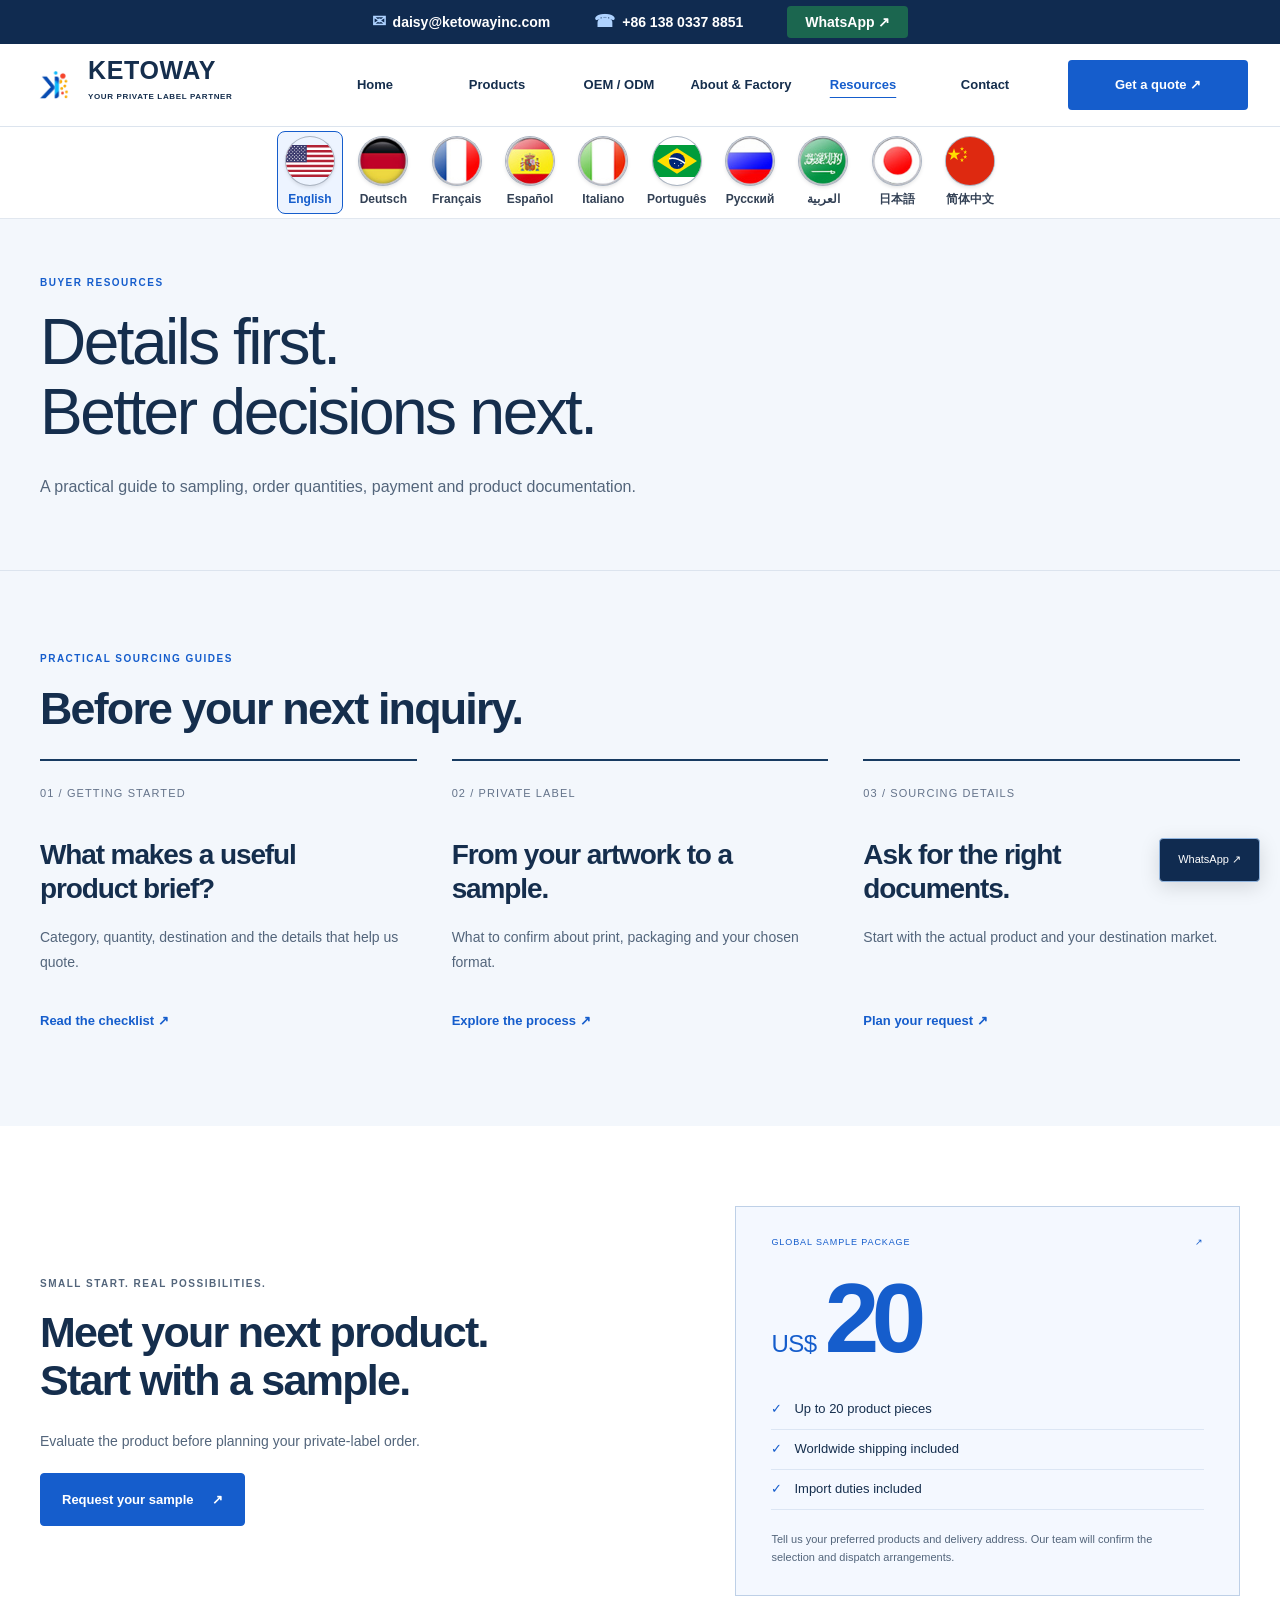
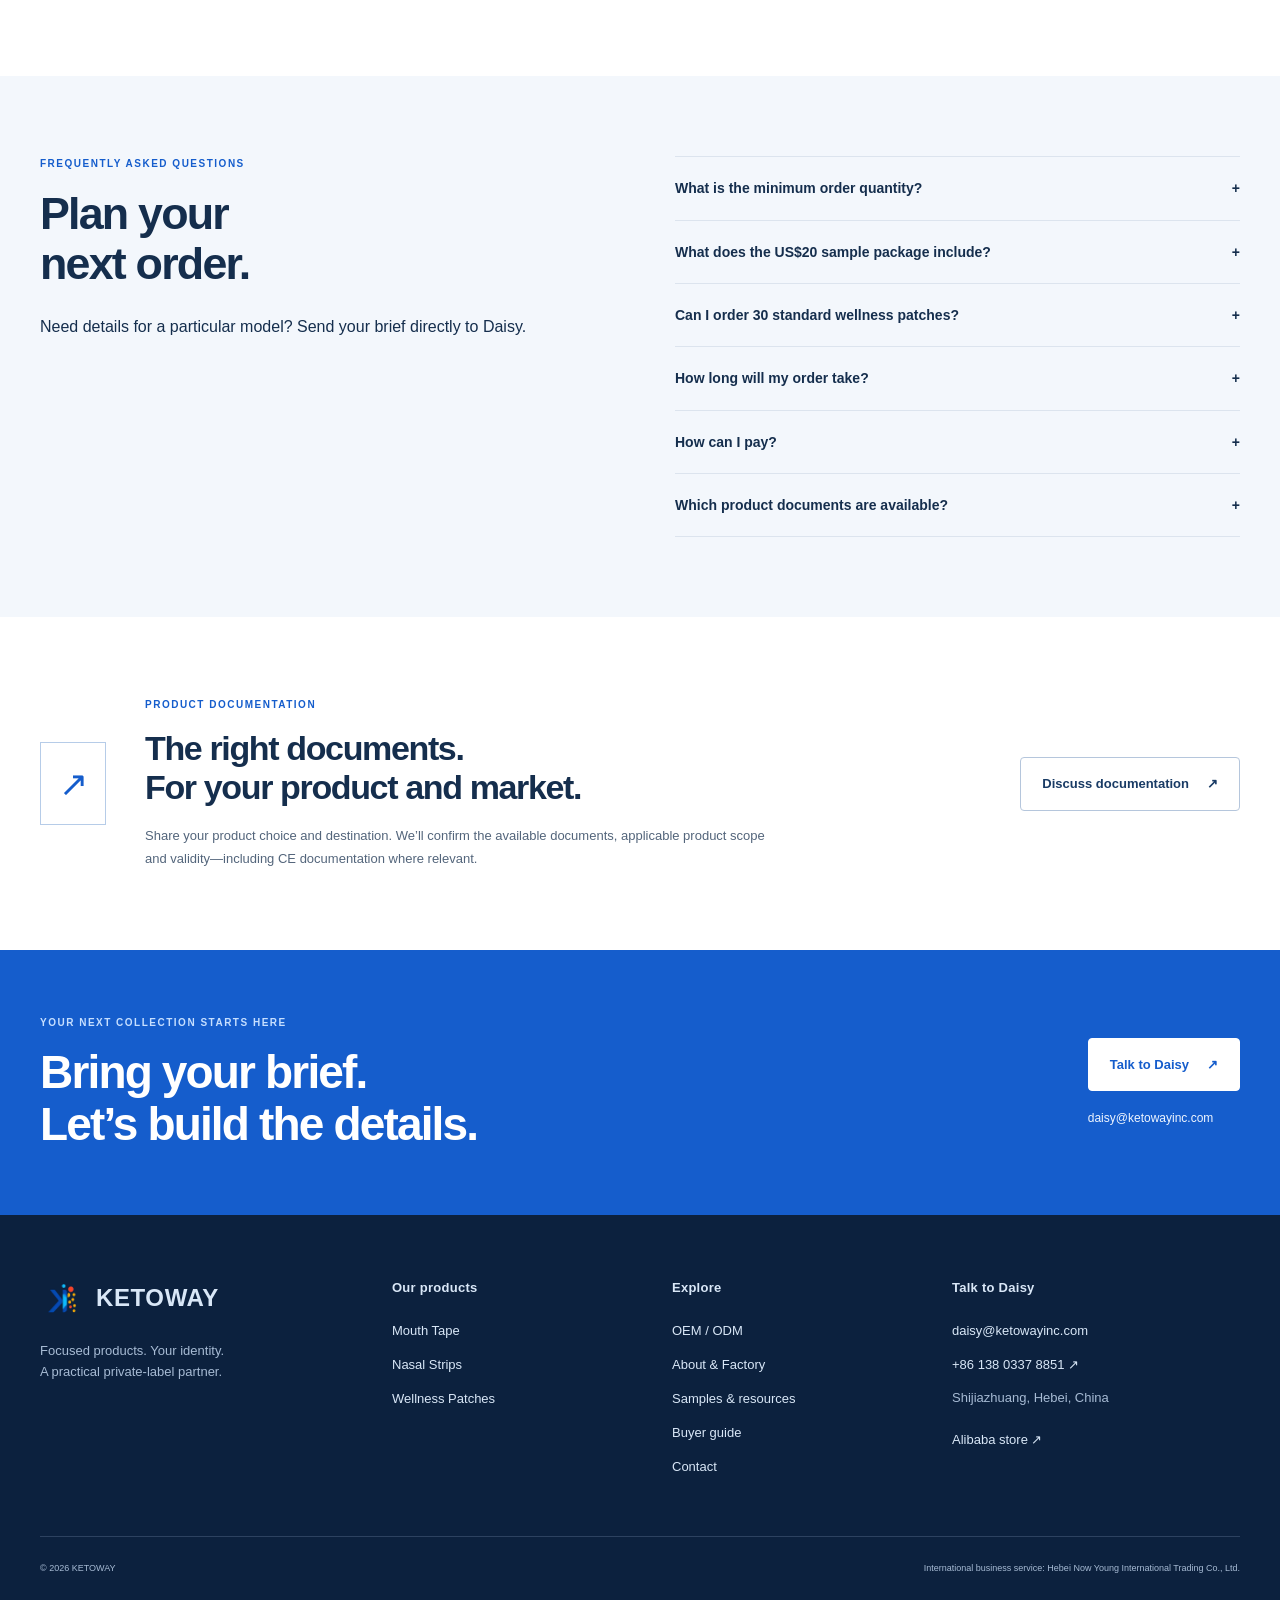
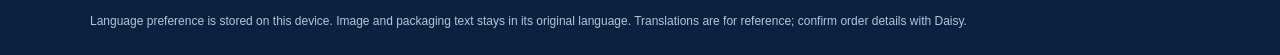
<file: resources.html>
<!doctype html><html lang="en"><head><meta charset="utf-8"><meta name="viewport" content="width=device-width,initial-scale=1"><meta name="description" content="Private label resources for samples, product documentation and ordering. Find practical answers before discussing your mouth tape, nasal strip or patch brief."><meta name="theme-color" content="#102b50"><title>Samples, MOQ, Payment &amp; Product Documentation | KETOWAY</title><link rel="canonical" href="https://www.ketowayinc.com/resources"><meta property="og:type" content="website"><meta property="og:site_name" content="KETOWAY"><meta property="og:title" content="Samples, MOQ, Payment &amp; Product Documentation | KETOWAY"><meta property="og:description" content="Private label resources for samples, product documentation and ordering. Find practical answers before discussing your mouth tape, nasal strip or patch brief."><meta property="og:image" content="https://www.ketowayinc.com/assets/poster-collection.webp"><meta property="og:url" content="https://www.ketowayinc.com/resources"><meta name="twitter:card" content="summary_large_image"><meta name="twitter:title" content="Samples, MOQ, Payment &amp; Product Documentation | KETOWAY"><meta name="twitter:description" content="Private label resources for samples, product documentation and ordering. Find practical answers before discussing your mouth tape, nasal strip or patch brief."><meta name="twitter:image" content="https://www.ketowayinc.com/assets/poster-collection.webp"><link rel="alternate" hreflang="en" href="https://www.ketowayinc.com/resources?lang=en"><link rel="alternate" hreflang="de" href="https://www.ketowayinc.com/resources?lang=de"><link rel="alternate" hreflang="fr" href="https://www.ketowayinc.com/resources?lang=fr"><link rel="alternate" hreflang="es" href="https://www.ketowayinc.com/resources?lang=es"><link rel="alternate" hreflang="it" href="https://www.ketowayinc.com/resources?lang=it"><link rel="alternate" hreflang="pt-BR" href="https://www.ketowayinc.com/resources?lang=pt-BR"><link rel="alternate" hreflang="ru" href="https://www.ketowayinc.com/resources?lang=ru"><link rel="alternate" hreflang="ar" href="https://www.ketowayinc.com/resources?lang=ar"><link rel="alternate" hreflang="ja" href="https://www.ketowayinc.com/resources?lang=ja"><link rel="alternate" hreflang="zh-CN" href="https://www.ketowayinc.com/resources?lang=zh-CN"><link rel="alternate" hreflang="x-default" href="https://www.ketowayinc.com/resources"><script type="application/ld+json">{"@context":"https://schema.org","@type":"Organization","name":"KETOWAY","url":"https://www.ketowayinc.com/","logo":"https://www.ketowayinc.com/assets/ketoway-logo.png","email":"daisy@ketowayinc.com","telephone":"+8613803378851","address":{"@type":"PostalAddress","addressLocality":"Shijiazhuang","addressRegion":"Hebei","addressCountry":"CN"},"contactPoint":{"@type":"ContactPoint","name":"Daisy","contactType":"sales","email":"daisy@ketowayinc.com","telephone":"+8613803378851"},"sameAs":["https://ketoway.en.alibaba.com/"]}</script><script type="application/ld+json">{"@context":"https://schema.org","@type":"BreadcrumbList","itemListElement":[{"@type":"ListItem","position":1,"name":"Home","item":"https://www.ketowayinc.com/"},{"@type":"ListItem","position":2,"name":"Resources","item":"https://www.ketowayinc.com/resources"}]}</script><link rel="stylesheet" href="styles.css?v=20260922-studio"><link rel="icon" href="assets/ketoway-logo.png"><link rel="stylesheet" href="studio.css?v=20260922-studio"><link rel="stylesheet" href="languages.css?v=20260924-refine"><link rel="stylesheet" href="design-polish.css?v=20260923-polish"><link rel="stylesheet" href="refinement.css?v=20260924-refine"><link rel="stylesheet" href="topcontact.css?v=20260924-fit"></head><body><a class="skip" href="#main">Skip to content</a><div class="contact-strip"><div class="container" data-no-translate><a href="mailto:daisy@ketowayinc.com"><span aria-hidden="true">✉</span> daisy@ketowayinc.com</a><a href="tel:+8613803378851"><span aria-hidden="true">☎</span> +86 138 0337 8851</a><a href="https://wa.me/8613803378851" target="_blank" rel="noopener">WhatsApp ↗</a></div></div><header><div class="container header-inner"><a class="brand" href="index.html" aria-label="KETOWAY home"><picture><source srcset="assets/ketoway-logo.webp" type="image/webp"><img src="assets/ketoway-logo.png" alt="" loading="lazy" decoding="async"></picture><strong>KETOWAY<small>YOUR PRIVATE LABEL PARTNER</small></strong></a><button id="menu-toggle" aria-label="Open navigation" aria-controls="main-nav" aria-expanded="false">☰</button><nav id="main-nav" aria-label="Main navigation"><a href="index.html">Home</a><a href="products.html">Products</a><a href="oem.html">OEM / ODM</a><a href="factory.html">About & Factory</a><a href="resources.html" aria-current="page">Resources</a><a href="contact.html">Contact</a></nav><a class="header-quote" href="contact.html">Get a quote ↗</a></div></header><main id="main"><section class="page-intro"><div class="container"><p class="eyebrow">BUYER RESOURCES</p><h1>Details first.<br>Better decisions next.</h1><p class="lead">A practical guide to sampling, order quantities, payment and product documentation.</p></div></section><section class="section studio-journal"><div class="container"><p class="eyebrow">PRACTICAL SOURCING GUIDES</p><h2>Before your next inquiry.</h2><div class="journal-grid"><a href="buyer-guide.html#brief"><span>01 / GETTING STARTED</span><h3>What makes a useful product brief?</h3><p>Category, quantity, destination and the details that help us quote.</p><b>Read the checklist ↗</b></a><a href="buyer-guide.html#artwork"><span>02 / PRIVATE LABEL</span><h3>From your artwork to a sample.</h3><p>What to confirm about print, packaging and your chosen format.</p><b>Explore the process ↗</b></a><a href="buyer-guide.html#documents"><span>03 / SOURCING DETAILS</span><h3>Ask for the right documents.</h3><p>Start with the actual product and your destination market.</p><b>Plan your request ↗</b></a></div></div></section><section class="section "><div class="container"><div class="sample-block"><div><p class="eyebrow">SMALL START. REAL POSSIBILITIES.</p><h2>Meet your next product.<br>Start with a sample.</h2><p>Evaluate the product before planning your private-label order.</p><a class="button" href="contact.html?request=Sample">Request your sample<span aria-hidden="true">↗</span></a></div><div class="sample-ticket"><div class="ticket-top"><span>GLOBAL SAMPLE PACKAGE</span><span>↗</span></div><div class="price"><small>US$</small>20</div><ul><li>Up to 20 product pieces</li><li>Worldwide shipping included</li><li>Import duties included</li></ul><p>Tell us your preferred products and delivery address. Our team will confirm the selection and dispatch arrangements.</p></div></div></div></section><section class="section tint"><div class="container"><div class="split"><div><p class="eyebrow">FREQUENTLY ASKED QUESTIONS</p><h2>Plan your<br>next order.</h2><p>Need details for a particular model? Send your brief directly to Daisy.</p></div><div class="faq"><details><summary>What is the minimum order quantity?<span aria-hidden="true">+</span></summary><p>Mouth tape starts at 20,000 pieces. Stock nasal strips start at 10,000 pieces, and logo-customized nasal strips at 20,000 pieces. Custom-shaped wellness patches start at 5,000 carrier sheets of 6 patches each (30,000 patches). Ask us about a standard-product trial order.</p></details><details><summary>What does the US$20 sample package include?<span aria-hidden="true">+</span></summary><p>Up to 20 product pieces, with worldwide shipping and import duties included. Share your product choices and delivery address so our team can arrange the sample selection and dispatch.</p></details><details><summary>Can I order 30 standard wellness patches?<span aria-hidden="true">+</span></summary><p>Yes. A standard wellness patch trial order can start at 30 patches. This is separate from the US$20 sample package, which contains no more than 20 pieces. Contact us for a 30-patch trial quotation.</p></details><details><summary>How long will my order take?<span aria-hidden="true">+</span></summary><p>Stock products support prompt dispatch. Your sales contact confirms the actual dispatch date. Custom-order schedules depend on sampling progress and our production team’s schedule; timing is agreed for your order.</p></details><details><summary>How can I pay?<span aria-hidden="true">+</span></summary><p>Alibaba.com online transactions and other payment methods confirmed by your sales representative are available. Payment terms are agreed in the quotation.</p></details><details><summary>Which product documents are available?<span aria-hidden="true">+</span></summary><p>Tell us the selected product and destination market. Our team will confirm the relevant available documents, their product scope and validity. CE documentation is provided where applicable; no certification is assumed across the full range.</p></details></div></div></div></section><section class="section "><div class="container"><div class="document-panel"><div class="document-symbol" aria-hidden="true">↗</div><div><p class="eyebrow">PRODUCT DOCUMENTATION</p><h2>The right documents.<br>For your product and market.</h2><p>Share your product choice and destination. We’ll confirm the available documents, applicable product scope and validity—including CE documentation where relevant.</p></div><a class="button secondary" href="contact.html?request=Documentation">Discuss documentation<span aria-hidden="true">↗</span></a></div></div></section><section class="cta"><div class="container cta-inner"><div><p class="eyebrow">YOUR NEXT COLLECTION STARTS HERE</p><h2>Bring your brief.<br>Let’s build the details.</h2></div><div><a class="button" href="contact.html">Talk to Daisy<span aria-hidden="true">↗</span></a><a class="email-link" href="mailto:daisy@ketowayinc.com">daisy@ketowayinc.com</a></div></div></section></main><footer><div class="container footer-grid"><div><a class="brand" href="index.html"><picture><source srcset="assets/ketoway-logo.webp" type="image/webp"><img src="assets/ketoway-logo.png" alt="" loading="lazy" decoding="async"></picture><strong>KETOWAY</strong></a><p>Focused products. Your identity.<br>A practical private-label partner.</p></div><div><h3>Our products</h3><a href="mouth-tape.html">Mouth Tape</a><a href="nasal-strips.html">Nasal Strips</a><a href="functional-patches.html">Wellness Patches</a></div><div><h3>Explore</h3><a href="oem.html">OEM / ODM</a><a href="factory.html">About & Factory</a><a href="resources.html">Samples & resources</a><a href="buyer-guide.html">Buyer guide</a><a href="contact.html">Contact</a></div><div><h3>Talk to Daisy</h3><a href="mailto:daisy@ketowayinc.com">daisy@ketowayinc.com</a><a href="https://wa.me/8613803378851" target="_blank" rel="noopener">+86 138 0337 8851 ↗</a><p>Shijiazhuang, Hebei, China</p><a href="https://ketoway.en.alibaba.com/" target="_blank" rel="noopener">Alibaba store ↗</a></div></div><div class="container footer-bottom"><span>© 2026 KETOWAY</span><span>International business service: Hebei Now Young International Trading Co., Ltd.</span></div><div class="language-note container" data-language-note></div></footer><a class="floating-contact" href="https://wa.me/8613803378851" target="_blank" rel="noopener" aria-label="Contact Daisy on WhatsApp">WhatsApp ↗</a><script src="ketoway-tracking.js?v=20261009"></script><script src="script.js?v=20261009"></script><script src="ketoway-analytics.js?v=20261009"></script><script src="config-data.js?v=20260922-studio"></script><script src="configurator.js?v=20260924-refine"></script><script src="studio.js?v=20260922-studio"></script><script src="translations.js?v=20260923-flags10"></script><script src="languages.js?v=20260923-flags10"></script></body></html>
</file>
<file: styles.css>
/* KETOWAY preview: independent multi-page layout using owned product assets. */
:root{--ink:#173b34;--muted:#64726c;--green:#17594c;--dark:#123e37;--lime:#d5edac;--paper:#fdfdf9;--tint:#f0f3ec;--line:#dce3d9;--orange:#b46c32;--width:1240px}*{box-sizing:border-box}html{scroll-behavior:smooth;scroll-padding-top:100px}body{margin:0;background:var(--paper);color:var(--ink);font-family:Arial,"Microsoft YaHei",sans-serif;line-height:1.6}img{display:block;max-width:100%}a{color:inherit;text-decoration:none}button,input,select,textarea{font:inherit}button,a{-webkit-tap-highlight-color:transparent}a:focus-visible,button:focus-visible,summary:focus-visible{outline:3px solid #d48430;outline-offset:5px}[hidden]{display:none!important}.container{width:min(var(--width),calc(100% - 80px));margin:auto}.skip{position:fixed;top:-100px;background:white;padding:12px;z-index:100}.skip:focus{top:0}.preview-bar{background:#fff0d8;color:#69491e;text-align:center;font-size:11px;letter-spacing:.06em;padding:6px 15px}.preview-bar span{margin-left:15px;letter-spacing:0}.topbar{background:var(--dark);color:#dfede4;font-size:11px;letter-spacing:.08em}.topbar .container{display:flex;justify-content:space-between;padding-block:9px}.topbar a{letter-spacing:0}header{position:sticky;top:0;z-index:30;background:rgba(253,253,249,.97);border-bottom:1px solid var(--line)}.header-inner{display:flex;align-items:center;justify-content:space-between;gap:24px;min-height:90px}.brand{display:flex;align-items:center;gap:9px}.brand img{object-fit:contain}.brand strong{font-size:22px;letter-spacing:.035em;line-height:1}.brand small{display:block;font-size:7px;letter-spacing:.14em;margin-top:8px}nav{display:flex;gap:24px}nav a{font-size:13px;font-weight:600}nav a:hover,nav a[aria-current]{color:var(--green);text-decoration:underline;text-underline-offset:8px}.header-quote{background:var(--green);color:#fff;font-size:12px;font-weight:700;padding:12px 18px;border-radius:4px;white-space:nowrap}#menu-toggle{display:none}h1,h2,h3,p{margin-top:0}h1,h2,h3{line-height:1.1;letter-spacing:-.045em}h1{font-size:clamp(44px,5.1vw,76px);font-weight:600;margin-bottom:26px}h2{font-size:clamp(32px,3.3vw,48px);font-weight:500;margin-bottom:26px}h3{font-size:22px;font-weight:600;letter-spacing:-.025em}p{margin-bottom:20px}em{font-style:normal;color:#487963}.eyebrow{font-size:10px!important;letter-spacing:.17em;font-weight:700;color:var(--green);line-height:1.6;margin-bottom:22px}.lead{font-size:17px;color:var(--muted);line-height:1.8;max-width:530px}.button{display:inline-flex;align-items:center;justify-content:space-between;gap:28px;padding:16px 23px;background:var(--green);color:white;border:1px solid var(--green);border-radius:4px;font-size:13px;line-height:1.4;font-weight:600;cursor:pointer;transition:background .2s,transform .2s}.button:hover{background:#0c4137;transform:translateY(-2px)}.button.secondary{background:transparent;color:var(--ink);border-color:#a5b5a9}.button.secondary:hover{background:#e4eadf}.actions{display:flex;flex-wrap:wrap;gap:12px}.hero{background:#edf1e8;overflow:hidden}.hero-grid{display:grid;grid-template-columns:1fr 1fr;gap:60px;align-items:center;min-height:650px;padding-block:64px}.hero-copy>p:not(.eyebrow){max-width:490px;color:var(--muted);font-size:16px;line-height:1.8;margin-bottom:30px}.hero-foot{font-size:10px;margin-top:38px;color:var(--muted);display:flex;gap:8px;align-items:center}.dot{width:7px;height:7px;background:var(--green);border-radius:50%;display:inline-block}.hero-art{position:relative;padding:10px 10px 55px 25px}.hero-photo{position:relative;background:white;border-radius:110px 8px 8px 8px;overflow:hidden}.hero-photo>img{width:100%;height:435px;object-fit:contain;padding:12px}.image-note{display:block;padding:10px 22px 15px;font-size:9px;letter-spacing:.18em;text-align:right}.hero-factory{position:absolute;bottom:0;left:0;display:flex;align-items:center;background:var(--dark);color:white;border:5px solid #edf1e8;max-width:95%;box-shadow:0 12px 30px #123e3714}.hero-factory img{width:120px;height:95px;object-fit:cover}.hero-factory span{padding:15px 24px}.hero-factory small{display:block;font-size:8px;letter-spacing:.1em;color:#b9cec2;margin-bottom:7px}.hero-factory strong{font-size:13px}.hero-stamp{position:absolute;right:-10px;top:-10px;background:var(--lime);width:87px;height:87px;display:flex;flex-direction:column;align-items:center;justify-content:center;border-radius:50%;font-size:24px;font-weight:700;line-height:1.1;transform:rotate(10deg)}.hero-stamp small{font-size:12px}.service-strip{border-bottom:1px solid var(--line)}.service-strip .container{display:grid;grid-template-columns:repeat(4,1fr);gap:22px;padding-block:23px;font-size:12px}.section{padding:95px 0}.section.compact{padding-top:20px;padding-bottom:65px}.tint{background:var(--tint)}.dark{background:var(--dark);color:#fff}.dark .eyebrow{color:var(--lime)}.section-heading{display:flex;align-items:flex-end;justify-content:space-between;gap:55px;margin-bottom:42px}.section-heading h2{margin-bottom:0}.section-heading>p{max-width:380px;font-size:14px;color:var(--muted);margin:0}.dark .section-heading>p{color:#c0d0c5}.product-grid{display:grid;grid-template-columns:repeat(3,minmax(0,1fr));gap:25px}.product-card{background:white;border:1px solid var(--line);border-radius:7px;overflow:hidden}.product-image{display:block;position:relative;background:#f7f8f3;border-bottom:1px solid var(--line);overflow:hidden}.product-image img{width:100%;height:300px;object-fit:contain;transition:transform .3s}.product-image:hover img{transform:scale(1.035)}.index{position:absolute;z-index:1;top:15px;left:15px;width:30px;height:30px;border-radius:50%;background:#ffffffeb;display:grid;place-items:center;font-size:10px;border:1px solid var(--line)}.product-copy{padding:28px}.product-copy .eyebrow{font-size:8px!important;margin-bottom:12px}.product-copy h3{font-size:27px;margin-bottom:17px}.product-copy>p:not(.eyebrow){font-size:13px;color:var(--muted);min-height:65px}.text-link{display:flex;align-items:center;justify-content:space-between;gap:12px;font-size:12px;font-weight:700;color:var(--green);padding-top:15px;border-top:1px solid var(--line)}.text-link:hover{text-decoration:underline}.split{display:grid;grid-template-columns:1fr 1fr;gap:90px;align-items:start}.custom-grid{display:grid;grid-template-columns:1fr 1fr;gap:25px}.custom-grid article{border-top:1px solid #becbbd;padding-top:20px}.custom-grid article>span{font-size:11px;color:var(--green)}.custom-grid h3{margin:25px 0 12px}.custom-grid p{font-size:13px;color:var(--muted)}.steps{display:grid;grid-template-columns:repeat(4,1fr);list-style:none;padding:0;margin:0;border-top:1px solid var(--line);gap:30px}.steps li{padding-top:25px}.steps li>span{font-size:13px;display:grid;place-items:center;width:40px;height:40px;border:1px solid #a9bbae;border-radius:50%;margin-bottom:28px}.steps h3{font-size:19px}.steps p{font-size:13px;color:var(--muted);margin-bottom:0}.factory-gallery{display:grid;grid-template-columns:1.35fr 1fr 1fr;gap:18px}.factory-gallery figure{margin:0;min-width:0}.factory-gallery img{width:100%;height:310px;object-fit:cover;border-radius:5px}.factory-gallery figcaption{font-size:10px;margin-top:16px;letter-spacing:.04em}.section-bottom{display:flex;justify-content:space-between;align-items:center;gap:25px;margin-top:38px}.section-bottom p{font-size:12px;margin:0;color:#bfd0c5}.dark .button.secondary{color:#fff;border-color:#63897b}.dark .button.secondary:hover{background:#23554a}.three-grid,.four-grid{display:grid;gap:20px;grid-template-columns:repeat(3,minmax(0,1fr))}.four-grid{grid-template-columns:repeat(4,minmax(0,1fr))}.info-card{padding:30px;border:1px solid var(--line);border-radius:5px}.info-card p{color:var(--muted);font-size:13px;margin-bottom:0}.icon-text{font-size:26px;color:var(--green);display:block;margin-bottom:35px}.dark .info-card{border-color:#42665b}.dark .info-card p{color:#c0d0c5}.dark .icon-text{color:var(--lime)}.placeholder{display:flex;gap:16px;align-items:flex-start;border:1px dashed #c1ac85;background:#fbf6ec;padding:26px;border-radius:5px;color:#705735}.placeholder-code{flex-shrink:0;font-size:23px;font-weight:500;min-width:28px;line-height:1.2}.placeholder small{font-size:8px;letter-spacing:.07em}.placeholder h3{font-size:18px;line-height:1.3;margin:12px 0}.placeholder p{font-size:12px;margin:0;line-height:1.7}.sample-block{display:grid;grid-template-columns:1fr 1fr;gap:100px;align-items:center}.sample-block h2{font-size:62px}.sample-block h2 span{display:block;font-size:16px;letter-spacing:0;margin-top:16px}.sample-block p{font-size:14px;color:var(--muted)}.fine{font-size:11px!important;color:var(--muted);line-height:1.7}.faq{border-top:1px solid var(--line)}.faq details{border-bottom:1px solid var(--line);padding:20px 0}.faq summary{cursor:pointer;display:flex;justify-content:space-between;gap:20px;font-size:15px;font-weight:600;list-style:none}.faq summary::-webkit-details-marker{display:none}.faq details[open] summary span{transform:rotate(45deg)}.faq p{font-size:13px;color:var(--muted);margin:17px 0 0}.cta{background:var(--lime);padding:65px 0}.cta-inner{display:flex;align-items:center;justify-content:space-between;gap:40px}.cta h2{margin:0}.email-link{display:block;margin-top:18px;font-size:12px}footer{background:#112f29;color:#d9e4dc;padding:65px 0 0}.footer-grid{display:grid;grid-template-columns:1.3fr 1fr 1fr 1.2fr;gap:40px}.footer-grid .brand{margin-bottom:25px}.footer-grid p{font-size:12px;color:#a9c1b4}.footer-grid h3{font-size:12px;letter-spacing:.02em;margin-bottom:24px}.footer-grid>div>a:not(.brand){display:block;font-size:12px;margin-bottom:12px}.footer-bottom{border-top:1px solid #365249;margin-top:45px;padding-block:22px;display:flex;justify-content:space-between;gap:15px;font-size:9px;color:#a9c1b4}.floating-contact{position:fixed;bottom:18px;right:20px;z-index:25;background:var(--green);border:1px solid #c9deca;color:white;padding:12px 18px;border-radius:30px;font-size:12px;box-shadow:0 5px 20px #0002}.breadcrumb{display:flex;gap:12px;font-size:11px;color:var(--muted);padding-top:25px}.page-intro{padding:50px 0 40px}.page-intro h1{font-size:clamp(40px,4.5vw,64px)}.page-intro .container>p:last-child{max-width:690px;color:var(--muted);font-size:16px}.table-wrap{overflow:auto}table{border-collapse:collapse;width:100%;font-size:13px;background:white;min-width:650px}caption{text-align:left;font-size:11px;padding-bottom:15px;color:var(--muted)}th,td{padding:23px;text-align:left;border-bottom:1px solid var(--line)}thead{background:#e5ecdf}table .text-link{border:0;padding:0;white-space:nowrap}.product-detail{display:grid;grid-template-columns:1fr 1fr;gap:65px;align-items:start;padding-top:30px}.detail-image{background:#f3f4ee;padding:20px;border-radius:6px}.detail-image img{width:100%;height:440px;object-fit:contain;background:white}.detail-image p{font-size:10px;margin:18px 0 0;color:var(--muted)}.detail-copy{padding-top:15px}.detail-copy h1{font-size:clamp(40px,4vw,59px)}.detail-copy .lead{font-size:15px}.tags{display:flex;gap:8px;flex-wrap:wrap;margin:25px 0}.tags span{border:1px solid #cdd9c8;padding:6px 10px;border-radius:3px;font-size:10px}.detail-benefits{margin-bottom:28px}.detail-benefits p{font-size:12px;border-bottom:1px solid var(--line);padding:12px 0;margin:0;color:var(--muted)}.detail-benefits b{color:var(--ink);display:inline-block;margin-right:12px}.detail-copy .fine{margin-top:20px}.detail-nav{background:var(--tint);border-block:1px solid var(--line);padding:18px 0}.detail-nav .container{display:flex;gap:36px;flex-wrap:wrap}.detail-nav a{font-size:12px}.spec-list{margin:0}.spec-list>div{display:grid;grid-template-columns:.8fr 1.2fr;gap:25px;padding:20px 0;border-bottom:1px solid var(--line)}.spec-list>div:first-child{border-top:1px solid var(--line)}dt{font-size:12px;font-weight:600}dd{font-size:13px;color:var(--muted);margin:0}.format-grid{display:grid;grid-template-columns:repeat(3,minmax(0,1fr));gap:20px}.format-card{background:white;border:1px solid var(--line);padding:20px}.format-number{font-size:10px;color:var(--muted)}.image-pending{height:150px;display:flex;flex-direction:column;align-items:center;justify-content:center;background:repeating-linear-gradient(135deg,#f7f4ed,#f7f4ed 10px,#f1eee5 10px,#f1eee5 11px);margin:16px 0 24px;color:#8a795a;font-size:30px}.image-pending small{font-size:8px;margin-top:12px;letter-spacing:.08em}.format-card h3{font-size:18px;min-height:40px}.space-top{margin-top:25px}.wide-photo{position:relative}.wide-photo img{width:100%;height:380px;object-fit:cover;border-radius:5px}.wide-photo span{position:absolute;left:30px;bottom:25px;background:var(--dark);color:#fff;padding:12px 20px;font-size:11px;letter-spacing:.06em}.stack{display:grid;gap:20px}.contact-grid{display:grid;grid-template-columns:.8fr 1.2fr;gap:65px}.contact-panel{background:var(--dark);color:white;padding:40px;border-radius:5px}.contact-panel .eyebrow{color:var(--lime)}.contact-panel dl{margin:35px 0}.contact-panel dt{color:#bed1c4;font-size:10px;margin-top:25px}.contact-panel dd{color:white;margin-top:7px;font-size:14px;overflow-wrap:anywhere}.contact-panel .text-link{color:var(--lime);border-color:#47675a}form h2{font-size:32px}form label{display:grid;gap:8px;font-size:11px;font-weight:600;margin-bottom:20px}.form-grid{display:grid;grid-template-columns:1fr 1fr;gap:0 20px}input,select,textarea{width:100%;min-width:0;padding:12px;border:1px solid #cbd7c7;background:white;color:var(--ink);border-radius:3px;font-size:14px}input:focus,select:focus,textarea:focus{outline:2px solid #609b79;outline-offset:1px}textarea{resize:vertical}form .fine{margin-top:20px}#form-status{font-size:13px}
@media(min-width:1600px){.hero-grid{min-height:720px}}
@media(max-width:1100px){.container{width:calc(100% - 48px)}.header-inner{gap:14px}nav{gap:15px}nav a{font-size:11px}.header-quote{display:none}.hero-grid{gap:28px}.hero-photo>img{height:360px}.hero-stamp{right:-5px}.split,.sample-block{gap:45px}.product-copy{padding:22px}.product-image img{height:250px}.product-copy h3{font-size:24px}.four-grid{grid-template-columns:repeat(2,minmax(0,1fr))}.three-grid{gap:14px}.placeholder{padding:20px}.contact-grid{gap:30px}}
@media(max-width:780px){.container{width:calc(100% - 36px)}.preview-bar{font-size:9px}.preview-bar span{display:block;margin:2px 0 0}.topbar .container{font-size:9px;gap:10px;letter-spacing:0}.header-inner{min-height:74px}.brand strong{font-size:20px}.brand img{width:42px}#menu-toggle{display:block;padding:8px 12px;border:1px solid var(--line);background:transparent;color:var(--ink);border-radius:3px;font-size:22px}#main-nav{display:none;position:absolute;top:100%;left:0;right:0;background:var(--paper);border-bottom:1px solid var(--line);padding:20px;box-shadow:0 15px 20px #0001}#main-nav.is-open{display:grid;grid-template-columns:1fr 1fr;gap:0}#main-nav a{font-size:14px;padding:14px}.hero-grid{grid-template-columns:1fr;padding-block:40px 45px;gap:35px}.hero h1{font-size:54px}.hero-art{max-width:540px;width:100%;margin:auto;padding-left:10px}.hero-photo>img{height:340px}.hero-foot{margin-top:25px}.hero-copy>p:not(.eyebrow){font-size:14px}.hero-stamp{width:72px;height:72px;font-size:20px;right:0}.service-strip .container{grid-template-columns:1fr 1fr;gap:14px;font-size:10px}.section{padding:62px 0}.section-heading{display:block;margin-bottom:30px}.section-heading>p{margin-top:22px}.product-grid{grid-template-columns:1fr}.product-card{display:grid;grid-template-columns:1fr 1fr}.product-image{border:0;border-right:1px solid var(--line);display:flex;align-items:center}.product-image img{height:290px}.product-copy>p:not(.eyebrow){min-height:0}.split,.sample-block,.contact-grid,.product-detail{grid-template-columns:1fr;gap:35px}.three-grid{grid-template-columns:1fr}.steps{grid-template-columns:1fr 1fr;gap:30px}.factory-gallery{grid-template-columns:1fr 1fr}.factory-gallery figure:first-child{grid-column:1/-1}.factory-gallery img{height:230px}.factory-gallery figure:first-child img{height:320px}.section-bottom{align-items:flex-start;flex-direction:column}.sample-block{gap:30px}.sample-block h2{font-size:50px}.cta-inner{display:block}.cta-inner>div:last-child{margin-top:30px}.footer-grid{grid-template-columns:1fr 1fr;gap:32px}.footer-bottom{flex-direction:column;gap:5px;padding-bottom:75px}.page-intro{padding-top:35px}.format-grid{grid-template-columns:repeat(2,minmax(0,1fr))}.detail-image img{height:350px}.detail-nav .container{gap:18px}.detail-nav a{font-size:10px}.contact-panel{padding:30px}.wide-photo img{height:280px}.wide-photo span{left:15px;font-size:9px;max-width:85%}}
@media(max-width:450px){h1{font-size:42px}.hero h1{font-size:49px}.hero-copy .button{font-size:11px;padding:14px;gap:13px}.hero-photo>img{height:295px}.hero-factory img{width:88px;height:78px}.hero-factory span{padding:12px}.hero-factory strong{font-size:11px}.hero-factory small{font-size:7px}.product-card{display:block}.product-image img{height:310px}.product-image{border-right:0;border-bottom:1px solid var(--line)}.product-copy{padding:25px}.custom-grid{gap:20px}.custom-grid h3{font-size:19px}.steps h3{font-size:17px}.steps p{font-size:12px}.factory-gallery img{height:160px}.factory-gallery figure:first-child img{height:240px}.factory-gallery figcaption{font-size:8px}.four-grid{grid-template-columns:1fr}.format-grid{grid-template-columns:1fr}.spec-list>div{grid-template-columns:1fr;gap:9px}.form-grid{grid-template-columns:1fr}.contact-panel h2{font-size:34px}.footer-grid{gap:30px 15px}.footer-grid>div:first-child,.footer-grid>div:last-child{grid-column:1/-1}.detail-image img{height:300px}.detail-copy .actions .button{width:100%}.topbar .container>span{font-size:8px}.section.compact{padding-bottom:40px}}
@media(prefers-reduced-motion:reduce){html{scroll-behavior:auto}*,*::before,*::after{transition:none!important}}

/* Blue-white precision manufacturing direction. Local fonts; no tracking or external font requests. */
:root{--ink:#132b4b;--muted:#586b82;--green:#155dcc;--dark:#102b50;--lime:#b9dcff;--paper:#fff;--tint:#f3f7fc;--line:#dce5ef;--width:1280px}
body{font-family:Arial,Helvetica,sans-serif;-webkit-font-smoothing:antialiased}header{background:#fffffff5;backdrop-filter:blur(14px)}.topbar{background:#102b50;color:#d9e8fb}.topbar .container{padding-block:9px;font-size:10px;letter-spacing:.09em}.header-inner{min-height:86px}.brand img{width:47px;height:36px}.brand strong{font-size:24px;letter-spacing:.025em}.brand small{font-size:7px;letter-spacing:.15em}nav{gap:25px}nav a{font-size:12px}.header-quote{border-radius:3px;padding:13px 18px}h1,h2,h3{letter-spacing:-.045em}h1{font-weight:600}h2{font-size:clamp(32px,3.5vw,48px);line-height:1.12;font-weight:600}h3{line-height:1.2}.eyebrow{font-size:10px!important;letter-spacing:.15em;color:#155dcc}.button{border-radius:3px;font-size:12px;padding:16px 21px;gap:24px}.button:hover{background:#1049a2}.button.secondary{border-color:#b5c6dc;color:#193b65;background:transparent}.button.secondary:hover{background:#e7f0fc}.actions{gap:10px}.hero{background:linear-gradient(110deg,#f5f8fd 0%,#eef4fb 60%,#e6effb 100%);position:relative}.hero-grid{grid-template-columns:1.03fr 1fr;min-height:670px;gap:65px;padding-block:53px 55px}.hero h1{font-size:clamp(52px,5.5vw,78px);line-height:1.015;letter-spacing:-.055em;margin:27px 0}.hero h1 span{color:#155dcc}.hero-copy>.eyebrow{display:flex;gap:9px;align-items:center;margin:0}.status-dot{width:6px;height:6px;background:#155dcc;display:inline-block}.hero-copy>p:not(.eyebrow){font-size:15px;line-height:1.85;margin-bottom:27px}.hero-foot{display:block;font-size:9px;letter-spacing:.1em;line-height:1.9;color:#2d4b70;margin-top:32px}.hero-foot span{font-size:10px;letter-spacing:0;color:var(--muted)}.hero-stage{background:white;border:1px solid #d5e1f0;box-shadow:0 18px 65px #264c7710;padding:0;transform:rotate(-1deg)}.stage-heading{display:flex;justify-content:space-between;padding:17px 22px;border-bottom:1px solid var(--line);font-size:8px;letter-spacing:.13em;color:#546d8a}.stage-main{position:relative;padding:0 0 12px;height:345px;overflow:hidden}.stage-main>img{width:100%;height:100%;object-fit:contain}.stage-label{position:absolute;left:22px;right:22px;bottom:15px;display:flex;align-items:end;justify-content:space-between;pointer-events:none}.stage-label>span{font-size:8px;line-height:1.6;letter-spacing:.1em;color:#355374;background:#ffffffea;padding:5px}.stage-label b{background:#155dcc;color:white;font-size:13px;line-height:1.25;padding:12px 15px;font-weight:500}.stage-bottom{display:grid;grid-template-columns:1fr 1fr;border-top:1px solid var(--line)}.stage-bottom>a{display:flex;gap:13px;padding:14px;align-items:center;min-width:0}.stage-bottom>a+a{border-left:1px solid var(--line)}.stage-bottom img{width:64px;height:64px;object-fit:cover}.stage-bottom span{font-size:11px;line-height:1.5}.stage-bottom b{display:block;color:#155dcc;font-size:15px}.service-strip{background:white}.service-strip .container{padding-block:24px;font-size:11px;color:#355374;text-align:center;gap:0}.service-strip span+span{border-left:1px solid var(--line)}.section{padding:86px 0}.section-heading{gap:40px;margin-bottom:36px}.section-heading>p{line-height:1.8;font-size:13px}.product-grid{gap:22px}.product-card{border-radius:4px;box-shadow:none}.product-image{background:#f7f9fc;border-color:var(--line);position:relative}.product-image img{height:295px;width:100%;object-fit:contain;background:white}.product-image.nasal-strips img{padding:12px}.product-badge{position:absolute;top:15px;left:15px;font-size:8px;letter-spacing:.07em;background:#fff;color:#36526f;border:1px solid var(--line);padding:6px 9px}.product-copy{padding:26px}.product-copy h3{font-size:27px}.product-copy>p:not(.eyebrow){min-height:70px;font-size:13px}.card-spec{font-size:11px;color:#3c5d84;margin:8px 0 20px}.text-link{font-size:12px}.small-number{display:block;font-size:11px;color:#155dcc;margin-bottom:34px}.info-card{border-radius:3px;background:#fff;padding:28px}.info-card h3{font-size:21px;margin-bottom:16px}.info-card p{line-height:1.8}.buyer-grid .info-card{background:transparent;border:0;border-top:1px solid #bbcce1;border-radius:0;padding:25px 0}.buyer-grid{gap:32px}.buyer-grid h3{font-size:21px}.buyer-grid .small-number{margin-bottom:23px}.split{gap:70px;align-items:start}.oem-feature{align-items:center}.editorial-photo{position:relative;overflow:hidden;border-radius:3px}.editorial-photo img{width:100%;height:465px;object-fit:cover}.editorial-photo>span{position:absolute;left:20px;bottom:20px;background:#102b50ef;color:white;font-size:9px;letter-spacing:.1em;padding:13px 17px}.custom-list{margin:25px 0 30px;border-top:1px solid var(--line)}.custom-list>div{display:flex;gap:24px;border-bottom:1px solid var(--line);padding:15px 0;font-size:13px}.custom-list span{color:#155dcc;font-size:10px}.dark{background:#102b50}.dark .eyebrow{color:#9ccbff}.dark .section-heading>p,.dark .section-bottom p{color:#c0d1e7}.dark .button.secondary{border-color:#728fac;color:#fff}.dark .button.secondary:hover{background:#234771}.factory-gallery img{height:290px;border-radius:3px}.factory-gallery figcaption{display:flex;gap:15px;font-size:10px;color:#dae7f6}.factory-gallery figcaption span{color:#86b8f8}.steps{gap:32px}.steps li>span{border-radius:3px;border-color:#bed0e7;color:#155dcc;font-size:12px}.steps h3{font-size:21px}.steps p{line-height:1.8}.document-panel{display:grid;grid-template-columns:70px 1fr auto;gap:35px;align-items:center}.document-panel h2{font-size:34px;margin-bottom:18px}.document-panel p:not(.eyebrow){max-width:620px;font-size:13px;color:var(--muted);margin:0;line-height:1.8}.document-symbol{width:66px;height:83px;border:1px solid #b6cce8;display:grid;place-items:center;font-size:35px;background:#fff;color:#155dcc}.sample-block{gap:90px;grid-template-columns:1.2fr 1fr}.sample-block h2{font-size:43px}.sample-block>div>p:not(.eyebrow){max-width:400px}.sample-ticket{border:1px solid #bed0e7;background:#f4f8ff;padding:28px 35px;position:relative}.ticket-top{display:flex;justify-content:space-between;font-size:9px;letter-spacing:.1em;color:#155dcc}.price{font-size:98px;line-height:1.15;letter-spacing:-.075em;font-weight:600;padding:12px 0 16px;color:#155dcc}.price small{font-size:24px;letter-spacing:-.02em;margin-right:8px;font-weight:400}.sample-ticket ul{list-style:none;padding:0;margin:0 0 20px}.sample-ticket li{font-size:13px;padding:9px 0;border-bottom:1px solid #dce6f4}.sample-ticket li:before{content:'✓';margin-right:12px;color:#155dcc}.sample-ticket p{font-size:11px!important;line-height:1.7;margin:0}.faq summary{font-size:14px;line-height:1.6}.faq p{line-height:1.9}.cta{background:#155dcc;color:white;padding:65px 0}.cta .eyebrow{color:#c6dfff}.cta .button{background:white;color:#155dcc;border-color:white}.cta .button:hover{background:#e7f1ff}.cta h2{font-size:46px}.email-link{color:#eef5ff}footer{background:#0c213e;color:#d9e7f7}.footer-grid p,.footer-bottom{color:#a7bbd4}.footer-bottom{border-color:#2d4260}.floating-contact{background:#102b50;border-color:#91b5df;border-radius:4px;font-size:11px}.page-intro{background:#f3f7fc;padding:65px 0 50px;border-bottom:1px solid var(--line)}.page-intro h1{font-size:clamp(43px,5vw,66px)}.page-intro .lead{max-width:710px}.section.compact{padding-top:48px;padding-bottom:65px}.breadcrumb{padding-top:25px}.product-detail{gap:70px}.detail-image{background:#f3f7fc;border:1px solid var(--line);padding:24px}.detail-image img{height:420px}.detail-image.nasal-strips img{padding:12px}.detail-image p{line-height:1.7}.detail-copy h1{font-size:54px}.tags span{border-color:#c2d5ec;color:#31567d;background:#f6f9fd}.detail-benefits b{display:block;font-size:9px;letter-spacing:.1em;margin-bottom:6px}.detail-benefits p{font-size:14px}.detail-nav a{font-size:12px}.spec-list>div{gap:25px;grid-template-columns:.65fr 1.35fr}.spec-list dd{line-height:1.8}.option-grid{display:grid;grid-template-columns:repeat(3,1fr);gap:18px}.option-card{background:white;border:1px solid var(--line);padding:24px;transition:border-color .2s}.option-card:hover{border-color:#155dcc}.option-card>span{font-size:11px;color:#155dcc}.option-card h3{margin:30px 0 24px;font-size:23px}.option-card p{font-size:11px;color:#155dcc;margin:0}.process-photo{width:100%;object-fit:contain;border:1px solid var(--line)}.table-wrap:focus-visible{outline:2px solid #155dcc;outline-offset:5px}thead{background:#e9f1fb}td,th{line-height:1.7}.placeholder{display:block;background:#f5f8fc;border-color:#b8cbe3;color:#395575}.placeholder .small-number{margin-bottom:25px}.contact-panel{background:#102b50;padding:38px}.contact-panel h2{font-size:45px}.contact-panel>p{font-size:13px;color:#c7d7ed}.contact-panel .eyebrow{color:#acd0ff}.contact-panel dt{color:#b4cdeb}.contact-panel .text-link{color:#c8e1ff;border-color:#426083}.contact-sample{padding:23px 0 0;margin-top:30px;border-top:1px solid #426083;font-size:14px}.contact-sample p{font-size:12px;color:#bed0e8;margin-top:10px;margin-bottom:0}.contact-grid{grid-template-columns:.85fr 1.15fr;gap:65px}input,select,textarea{border-color:#c4d3e5;padding:13px}input:focus,select:focus,textarea:focus{outline-color:#155dcc}form label{font-size:12px}form .fine{font-size:12px!important}a:focus-visible,button:focus-visible,summary:focus-visible{outline-color:#367aff}#form-status{line-height:1.8}.space-top{margin-top:25px}
@media(min-width:1600px){.hero-grid{min-height:700px}}
@media(max-width:1100px){.hero-grid{gap:35px}.hero h1{font-size:62px}.stage-bottom>a{gap:9px;padding:10px}.stage-bottom img{width:50px;height:50px}.stage-bottom span{font-size:10px}.document-panel{grid-template-columns:55px 1fr;gap:25px}.document-panel .button{grid-column:2;justify-self:start}.split,.product-detail,.contact-grid{gap:40px}.sample-block{gap:50px}.product-copy{padding:22px}}
@media(max-width:780px){.topbar .container{font-size:8px;letter-spacing:0}.topbar .container>span{max-width:50%}.header-inner{min-height:74px}.brand strong{font-size:22px}.hero-grid{grid-template-columns:1fr;padding-block:38px 40px;gap:35px}.hero h1{font-size:60px}.hero-copy>p:not(.eyebrow){font-size:15px}.hero-foot{margin-top:24px}.hero-stage{transform:none;max-width:520px;width:100%;margin:auto}.stage-main{height:310px}.stage-bottom>a{padding:12px}.stage-bottom img{width:56px;height:56px}.stage-bottom span{font-size:11px}.service-strip .container{grid-template-columns:1fr 1fr;gap:16px;font-size:10px;padding-block:20px}.service-strip span:nth-child(3){border-left:0}.section{padding:57px 0}.section-heading{margin-bottom:30px}.section-heading>p{margin-top:20px}.product-card{display:block}.product-image img{height:300px}.product-copy>p:not(.eyebrow){min-height:0}.product-copy{padding:25px}.product-grid{gap:25px}.product-image{border:0;border-bottom:1px solid var(--line);display:block}.split,.product-detail,.contact-grid{grid-template-columns:1fr;gap:35px}.editorial-photo img{height:350px}.buyer-grid{gap:20px}.buyer-grid h3{font-size:20px}.buyer-grid p{font-size:12px}.factory-gallery img{height:210px}.factory-gallery figure:first-child img{height:320px}.factory-gallery figcaption{font-size:9px;gap:8px}.document-panel{grid-template-columns:1fr;gap:20px}.document-symbol{width:45px;height:56px;font-size:25px}.document-panel .button{grid-column:1}.document-panel h2{font-size:32px}.sample-block{grid-template-columns:1fr;gap:30px}.sample-block h2{font-size:36px}.sample-ticket{padding:25px}.cta h2{font-size:37px}.page-intro{padding:40px 0 30px}.detail-copy h1{font-size:45px}.option-grid{grid-template-columns:1fr 1fr}.contact-panel{padding:30px}.footer-bottom{font-size:10px;line-height:1.8}.footer-grid>div{min-width:0}.footer-grid a{overflow-wrap:anywhere}.section.compact{padding-top:30px}.steps{gap:25px}.steps h3{font-size:19px}.detail-image img{height:360px}.brand img{width:42px;height:32px}}
@media(max-width:450px){.hero h1{font-size:53px}.hero-copy .button{font-size:11px;padding:14px 16px;gap:16px}.hero-copy>.eyebrow{font-size:8px!important}.stage-main{height:270px}.stage-label{left:14px;right:14px;bottom:8px}.stage-label b{font-size:11px}.stage-bottom span{font-size:10px}.stage-bottom img{width:46px;height:46px}.stage-heading{padding:13px;font-size:7px}.hero-foot{font-size:8px}.hero-foot span{font-size:9px}.four-grid.buyer-grid{grid-template-columns:1fr 1fr}.buyer-grid h3{font-size:18px}.factory-gallery img{height:150px}.factory-gallery figure:first-child img{height:250px}.factory-gallery figcaption{line-height:1.7}.option-grid{grid-template-columns:1fr}.spec-list>div{grid-template-columns:1fr;gap:8px}.detail-image img{height:300px}.steps{grid-template-columns:1fr 1fr}.floating-contact{right:12px;bottom:12px}.topbar .container>a{font-size:8px}.product-copy h3{font-size:27px}.contact-panel dd{font-size:14px}}

/* Image-led product showroom: full-width artwork, restrained supporting copy. */
.header-inner{width:min(1680px,calc(100% - 80px))}.showroom-subtitle strong{margin-left:.2em}.poster-zoom{display:inline-block;font-size:11px;color:#155dcc;margin-top:12px;text-decoration:underline;text-underline-offset:3px}
.showroom-hero{position:relative;background:#edf4fc;overflow:hidden;isolation:isolate}.showroom-art{width:100%;aspect-ratio:2.5;min-height:510px;max-height:850px}.showroom-art>img{width:100%;height:100%;object-fit:cover;object-position:center}.showroom-copy{position:absolute;left:7%;top:50%;transform:translateY(-50%);width:36%;z-index:1}.showroom-copy .eyebrow{font-size:clamp(9px,.75vw,13px)!important;letter-spacing:.14em;margin-bottom:22px;color:#1855a5}.showroom-copy h1{font-size:clamp(36px,3.7vw,74px);line-height:1.02;letter-spacing:-.035em;color:#102f59;margin:0 0 23px;font-weight:750}.showroom-subtitle{font-size:clamp(21px,1.8vw,35px);line-height:1.3;color:#315675;margin-bottom:22px;letter-spacing:-.02em}.showroom-subtitle strong{color:#155dcc;font-weight:600}.showroom-detail{font-size:clamp(11px,.9vw,15px);color:#425e7c;margin-bottom:28px}.showroom-copy .button{font-size:12px;padding:14px 18px;gap:18px}.hero-art-note{position:absolute;right:30px;bottom:16px;font-size:8px;color:#3e5876;background:#ffffffb8;padding:5px 8px;letter-spacing:.08em}.collection-nav{display:grid;grid-template-columns:1fr 1fr 1fr 1fr;gap:0;background:#fff;border-bottom:1px solid var(--line);padding:0 5%;width:100%}.collection-nav>a{display:flex;gap:20px;align-items:center;padding:24px 23px;font-size:15px;font-weight:600;border-right:1px solid var(--line);min-width:0}.collection-nav>a:first-child{border-left:1px solid var(--line)}.collection-nav span{font-size:10px;color:#687e99;letter-spacing:.04em}.collection-nav b{margin-left:auto;color:#155dcc;font-size:19px}.collection-nav a:hover{background:#edf4fc;color:#155dcc;text-decoration:none}.collection-nav .sample-nav{background:#155dcc;color:white}.collection-nav .sample-nav span,.collection-nav .sample-nav b{color:white}.collection-nav .sample-nav:hover{background:#1049a2}.collection-intro{text-align:center;padding-top:66px;padding-bottom:52px}.collection-intro .eyebrow{margin-bottom:15px}.collection-intro h2{font-size:44px;margin-bottom:18px}.collection-intro>p:last-child{font-size:14px;line-height:1.8;color:var(--muted);margin:0}.collection-poster{padding-bottom:32px;background:white;scroll-margin-top:84px}.collection-poster+.collection-poster{border-top:1px solid var(--line);padding-top:45px}.poster-heading{display:flex;justify-content:space-between;align-items:center;gap:35px;padding-bottom:28px}.poster-heading .eyebrow{margin-bottom:11px}.poster-heading h2{font-size:32px;letter-spacing:-.03em;margin-bottom:12px;line-height:1.2}.poster-heading p:not(.eyebrow){font-size:13px;color:var(--muted);line-height:1.8;margin:0;max-width:770px}.poster-heading>.button{flex-shrink:0}.poster-art{display:block;width:100%;background:#f1f4fa;overflow:hidden}.poster-art>img{display:block;width:100%;height:auto;aspect-ratio:1920/899;object-fit:cover}.poster-facts{display:grid;grid-template-columns:1.3fr 1fr 1.3fr;gap:25px;padding:25px 0 14px}.poster-facts>div{padding-right:20px;border-right:1px solid var(--line)}.poster-facts>div:last-child{border:0}.poster-facts span{display:block;font-size:9px;letter-spacing:.1em;color:#657b96;margin-bottom:9px}.poster-facts strong{font-size:13px;line-height:1.7;font-weight:600;color:#284c76}.poster-note{font-size:10px;color:#62738b;line-height:1.8;margin:0}.poster-oem{padding:70px 0;background:#edf4fc}.poster-oem-heading{max-width:830px;margin:0 auto 50px;text-align:center}.poster-oem-heading h2{font-size:44px}.poster-oem-heading>p:not(.eyebrow){max-width:650px;margin:0 auto 25px;font-size:14px;color:var(--muted);line-height:1.8}.oem-number-row{display:grid;grid-template-columns:repeat(4,1fr);gap:35px;border-top:1px solid #c4d4e9;padding-top:30px}.oem-number-row>div>span{display:block;font-size:40px;color:#8cabd1;font-weight:600;letter-spacing:-.04em;margin-bottom:19px}.oem-number-row h3{font-size:20px}.oem-number-row p{font-size:13px;color:var(--muted);margin:0}.production-poster{background:#102b50;color:white;padding-top:65px}.production-poster .poster-heading{padding-bottom:35px}.production-poster .eyebrow{color:#a8ccff}.production-poster .poster-heading h2{font-size:40px}.production-poster .poster-heading p:not(.eyebrow){color:#c1d2e7}.production-poster .button.secondary{color:white;border-color:#90aacc}.production-poster .button.secondary:hover{background:#23476e}.production-art{display:block;max-width:1680px;margin:auto;background:#e9eef4}.production-art img{width:100%;height:auto;object-fit:contain}.production-caption{display:flex;justify-content:space-between;gap:20px;font-size:10px;letter-spacing:.09em;padding-block:28px 32px;color:#c5d7ef}.detail-lookbook{background:#f3f6fb;padding:35px 0 25px}.detail-lookbook h2{font-size:30px}.detail-lookbook>img{width:100%;height:auto}.detail-lookbook .poster-note{padding-top:15px}.showroom-hero~.section{padding-block:65px}
@media(min-width:2000px){.showroom-copy{left:max(7%,calc((100% - 1800px)/2));width:34%}.showroom-art{aspect-ratio:auto;height:800px}.showroom-art img{object-fit:cover}}
@media(max-width:1100px){.showroom-copy{left:4%;width:40%}.showroom-copy h1{font-size:40px}.showroom-copy .eyebrow{font-size:9px!important}.showroom-copy .button{padding:12px;font-size:10px;gap:12px}.showroom-detail{font-size:11px}.showroom-art{min-height:470px}.collection-nav{padding:0}.collection-nav>a{font-size:12px;gap:12px;padding:20px 16px}.collection-nav span{font-size:8px}.poster-heading h2{font-size:29px}.poster-heading>.button{font-size:11px;padding:13px}.poster-facts{gap:18px}.oem-number-row{gap:20px}.oem-number-row h3{font-size:18px}}
@media(max-width:780px){.showroom-hero{display:flex;flex-direction:column}.showroom-art{order:0;min-height:0;max-height:none;aspect-ratio:1.4;width:100%;overflow:hidden}.showroom-art>img{width:168%;max-width:none;height:100%;object-fit:cover;object-position:right;transform:translateX(-40%)}.showroom-copy{position:static;transform:none;order:1;width:100%;padding:25px 24px 30px;background:#edf4fc}.showroom-copy .eyebrow{margin-bottom:12px;font-size:9px!important}.showroom-copy h1{font-size:38px;line-height:1.07;margin-bottom:13px}.showroom-subtitle{font-size:21px;margin-bottom:14px}.showroom-subtitle br{display:none}.showroom-detail{font-size:12px;margin-bottom:20px}.showroom-copy .button{padding:14px 16px;font-size:11px;gap:15px}.hero-art-note{top:10px;right:10px;bottom:auto;font-size:6px}.collection-nav{grid-template-columns:1fr 1fr}.collection-nav>a{padding:17px 14px;font-size:12px;border-bottom:1px solid var(--line)}.collection-nav>a:first-child{border-left:0}.collection-nav b{font-size:16px}.collection-intro{padding-top:40px;padding-bottom:35px}.collection-intro h2{font-size:34px}.collection-intro>p:last-child{font-size:12px}.poster-heading{display:block;padding-bottom:22px}.poster-heading h2{font-size:28px}.poster-heading>.button{margin-top:20px}.poster-heading p:not(.eyebrow){font-size:13px}.collection-poster{padding-bottom:26px}.collection-poster+.collection-poster{padding-top:30px}.poster-art{overflow-x:auto;-webkit-overflow-scrolling:touch}.poster-art>img{width:100%;min-width:0;height:auto;aspect-ratio:1920/899}.poster-facts{grid-template-columns:1fr;padding-top:19px;gap:12px}.poster-facts>div{display:grid;grid-template-columns:105px 1fr;gap:12px;border:0;border-bottom:1px solid var(--line);padding:0 0 10px}.poster-facts span{font-size:8px;margin:0;padding-top:4px}.poster-facts strong{font-size:12px}.poster-note{font-size:9px}.poster-oem{padding:45px 0}.poster-oem-heading{margin-bottom:30px}.poster-oem-heading h2{font-size:33px}.poster-oem-heading>p:not(.eyebrow){font-size:13px}.oem-number-row{grid-template-columns:1fr 1fr;gap:28px 20px;padding-top:25px}.oem-number-row>div>span{font-size:32px;margin-bottom:12px}.oem-number-row h3{font-size:18px}.oem-number-row p{font-size:12px}.production-poster{padding-top:40px}.production-poster .poster-heading h2{font-size:33px}.production-caption{display:grid;grid-template-columns:1fr 1fr;font-size:8px;gap:15px;padding-block:22px}.detail-lookbook h2{font-size:27px}.showroom-hero~.section{padding-block:48px}}
@media(max-width:780px){.header-inner{width:calc(100% - 36px)}}
@media(max-width:360px){.showroom-copy{padding-inline:18px}.showroom-copy h1{font-size:33px}.showroom-copy .button{padding:12px;font-size:10px}.collection-nav>a{font-size:11px;gap:8px}.poster-heading h2{font-size:26px}}

.configurator{background:#f0f3fa;display:grid;grid-template-columns:minmax(0,1.05fr) minmax(0,1fr);gap:30px;padding:35px max(35px,calc((100% - 1280px)/2));align-items:center;min-height:650px}.config-controls{padding:25px 35px 25px 0;max-width:650px}.config-controls .eyebrow{font-size:9px!important;margin-bottom:14px}.config-controls h3{font-size:35px;margin-bottom:12px}.config-intro{font-size:13px;line-height:1.8;color:#5b6e89;margin-bottom:25px}.config-field{border:0;padding:0;margin:0 0 21px;min-width:0}.config-field legend{font-size:12px;font-weight:600;padding:0;margin-bottom:12px;color:#28486d}.shape-options{display:grid;grid-template-columns:repeat(4,minmax(0,1fr));gap:9px}.shape-choice{cursor:pointer;display:flex;align-items:center;justify-content:center;flex-direction:column;gap:8px;background:#ffffff8c;border:1px solid #ccd8e9;border-radius:5px;padding:9px 5px;min-height:63px;color:#547093;transition:background .15s,border-color .15s}.shape-silhouette{display:block;width:63px;height:29px;background:#272b34;mask-size:contain;mask-position:center;mask-repeat:no-repeat;-webkit-mask-size:contain;-webkit-mask-position:center;-webkit-mask-repeat:no-repeat}.shape-ref{font-size:9px;letter-spacing:.05em}.shape-choice:hover{border-color:#6c9cde;background:white}.shape-choice[aria-pressed=true]{border:2px solid #155dcc;padding:8px 4px;background:#fff;box-shadow:0 0 0 2px #155dcc12;color:#155dcc}.finish-options{display:flex;flex-wrap:wrap;gap:8px}.finish-choice{padding:4px;border:2px solid transparent;background:transparent;border-radius:50%;cursor:pointer;display:grid;place-items:center;width:37px;height:37px}.finish-chip{width:25px;height:25px;border-radius:50%;border:1px solid #0002;display:block;background-repeat:repeat}.finish-choice:hover{border-color:#9ab6df}.finish-choice[aria-pressed=true]{border-color:#155dcc;background:#fff;box-shadow:0 0 0 2px #155dcc12}.pattern-options .finish-chip{background-size:25px 25px!important}.config-summary{font-size:12px;line-height:1.7;color:#254970;min-height:22px;margin:0 0 15px;padding:12px 0;border-top:1px solid #cfdaea}.config-actions{display:flex;align-items:center;gap:24px}.config-actions .button{font-size:12px}.config-reset{border:0;border-bottom:1px solid #93a8c5;background:transparent;padding:8px 0;cursor:pointer;color:#355d8e;font-size:12px}.config-disclaimer{font-size:10px;color:#647690;line-height:1.8;margin:17px 0 0;max-width:500px}.config-view{min-width:0;align-self:center}.config-figure{position:relative;margin:0;max-width:490px;margin-inline:auto;line-height:0;overflow:hidden;border-radius:3px;background:#f0f3fa}.config-model{width:100%;height:auto;display:block}.config-mouth{max-width:395px}.config-body{max-width:405px}.applied-patch{position:absolute;display:block;mask-repeat:no-repeat;mask-position:center;mask-size:100% 100%;-webkit-mask-repeat:no-repeat;-webkit-mask-position:center;-webkit-mask-size:100% 100%;background-repeat:repeat;opacity:.97}.patch-fabric{position:absolute;inset:0;background-image:repeating-linear-gradient(0deg,#fff1 0,#fff1 1px,transparent 1px,transparent 3px),repeating-linear-gradient(90deg,#0001 0,#0001 1px,transparent 1px,transparent 3px);mix-blend-mode:soft-light}.config-detail{position:absolute;right:12px;bottom:12px;padding:13px 16px;background:#ffffffef;border:1px solid #cbd9ea;border-radius:4px;min-width:130px;line-height:1.4;display:grid;gap:10px;justify-items:center}.detail-label{font-size:7px;letter-spacing:.08em;color:#53749b}.flat-patch{display:block;width:83px;height:45px;mask-size:contain;mask-position:center;mask-repeat:no-repeat;-webkit-mask-size:contain;-webkit-mask-position:center;-webkit-mask-repeat:no-repeat}.config-body .flat-patch{width:57px;height:57px}.config-view-caption{font-size:11px;text-align:center;color:#526d90;margin:15px 0 0;line-height:1.6}.detail-lookbook .configurator{padding-top:20px}.config-placeholder{font-size:14px;padding:30px}.config-placeholder a{color:#155dcc;text-decoration:underline}
.config-model-stage{position:relative;line-height:0}
@media(max-width:1100px){.configurator{padding:25px;gap:15px}.config-controls{padding:20px 15px 20px 0}.config-controls h3{font-size:30px}.shape-options{gap:6px}.shape-silhouette{width:55px}.config-actions{gap:15px}.config-actions .button{font-size:11px;padding:14px}}
@media(max-width:780px){.configurator{grid-template-columns:minmax(0,1fr) minmax(0,.82fr);padding:20px 18px;gap:16px;min-height:0;align-items:start}.config-controls{padding:0;min-width:0}.config-controls h3{font-size:25px}.config-controls .eyebrow{font-size:7px!important;letter-spacing:.06em}.config-intro{font-size:11px;margin-bottom:18px}.config-field legend{font-size:11px}.shape-options{grid-template-columns:repeat(3,minmax(0,1fr));gap:5px}.shape-choice{min-height:48px;gap:5px;padding:6px 3px}.shape-choice[aria-pressed=true]{padding:5px 2px}.shape-silhouette{width:43px;height:22px}.shape-ref{font-size:8px}.finish-options{gap:3px}.finish-choice{width:30px;height:30px;padding:3px}.finish-chip{width:20px;height:20px}.config-field{margin-bottom:17px}.config-view{position:sticky;top:95px;padding-top:15px;align-self:start}.config-detail{position:static;min-width:0;padding:10px;gap:6px;border-inline:0;border-bottom:0;border-radius:0}.detail-label{font-size:7px}.flat-patch{width:75px;height:35px}.config-body .flat-patch{width:43px;height:43px}.config-actions{flex-wrap:wrap;gap:10px}.config-actions .button{font-size:10px;padding:12px 10px;gap:8px}.config-summary{font-size:10px}.config-disclaimer{font-size:9px}.config-view-caption{font-size:9px}.config-reset{font-size:11px;padding:4px 0}.config-controls h3{line-height:1.2}.config-model{min-height:0}.config-view .config-figure{overflow:visible}.config-view .config-model{border-radius:3px}.config-view .applied-patch{z-index:1}.config-detail{position:relative}.config-figure{line-height:0}}
@media(max-width:400px){.configurator{padding-inline:12px;gap:10px;grid-template-columns:1fr .76fr}.config-controls h3{font-size:22px}.shape-silhouette{width:38px;height:20px}.finish-choice{width:28px;height:28px}.config-intro{font-size:10px}.config-actions .button{font-size:9px;padding:10px 8px}.config-view{top:86px}.config-view-caption{overflow-wrap:anywhere}}
</file>
<file: studio.css>
/* Original KETOWAY implementation: large-image storytelling and editorial hierarchy. */
:root{--paper:#fff;--ink:#152e4d;--muted:#56677b;--line:#dce3e9}
body{background:#fff}.header-inner{min-height:86px}h1,h2,h3{letter-spacing:-.04em}.button{border-radius:2px}.category-rail{display:block;border-bottom:1px solid var(--line);background:#f8fafc}.category-rail .container{display:flex;gap:32px;padding-block:12px}.category-rail a{font-size:11px;font-weight:500}.category-rail a:last-child{margin-left:auto}
.studio-hero{background:#f7f7f3}.studio-intro{padding-block:54px 44px}.studio-intro>.eyebrow{margin-bottom:25px}.studio-intro>div{display:grid;grid-template-columns:1fr 1fr;gap:60px;align-items:end}.studio-intro h1{font-size:clamp(52px,5.6vw,90px);font-weight:500;line-height:1.03;margin:0}.studio-intro h1 em{font-family:Georgia,serif;font-weight:400;color:#155dcc}.studio-pitch>p{font-size:16px;line-height:1.8;max-width:470px}.studio-pitch .studio-audience{font-size:9px;letter-spacing:.1em;margin:23px 0 0;color:#56677b}.studio-panorama{display:block;position:relative;overflow:hidden;background:#071a2c}.studio-panorama img{width:100%;height:auto;max-height:670px;object-fit:cover}.studio-panorama>span{position:absolute;bottom:0;left:0;background:#102b50e8;color:#fff;padding:13px 35px;font-size:10px;letter-spacing:.15em}.studio-jump{display:flex;justify-content:space-between;border-bottom:1px solid var(--line);padding-block:24px;gap:20px}.studio-jump a{font-size:11px;font-weight:500;white-space:nowrap}.studio-section-heading{margin-bottom:50px}.studio-section-heading h2{font-size:clamp(34px,4vw,56px);font-weight:500;margin-bottom:20px}.studio-section-heading>p:not(.eyebrow){color:var(--muted);font-size:15px;max-width:570px}.range-section{padding-block:85px}.range-story{display:grid;grid-template-columns:1.1fr 1fr;gap:70px;align-items:center;padding-block:38px;border-top:1px solid var(--line)}.range-story:nth-of-type(even) .range-photo{order:2}.range-photo{position:relative;background:#f4f6f8;min-width:0}.range-photo img{width:100%;height:460px;object-fit:contain;padding:28px;background:#f8fafc}.range-photo>span{display:block;background:white;font-size:8px;letter-spacing:.12em;color:var(--muted);padding-top:12px}.range-story-copy h2{font-size:clamp(32px,3.4vw,48px);font-weight:500}.range-story-copy>p:not(.eyebrow){font-size:14px;line-height:1.9;max-width:440px;color:var(--muted)}.range-story-copy .range-spec{font-size:11px!important;border-top:1px solid var(--line);padding-top:16px}.range-story-copy .button{font-size:11px;padding:14px 17px}.studio-custom-heading{padding-block:65px;background:white}.studio-custom-heading h2{font-size:clamp(35px,4.3vw,60px);font-weight:500}.studio-custom-heading>p:not(.eyebrow){max-width:550px;font-size:15px;color:var(--muted)}.studio-custom-heading nav{flex-wrap:wrap;margin-top:30px}.studio-custom-heading nav a{border-bottom:1px solid #a3b4cc;padding-bottom:8px;font-size:12px}.collection-poster .poster-heading{padding-top:40px;padding-bottom:30px}.collection-poster .poster-heading h2{font-size:30px}.collection-poster{border-top:1px solid var(--line)}.partnership-section{background:#102b50;color:white;padding-block:90px}.partnership-section .eyebrow{color:#accdfb}.partnership-section .studio-section-heading>p:not(.eyebrow){color:#c7d5e7}.partnership-steps{display:grid;grid-template-columns:repeat(4,1fr);gap:32px;padding:0;margin:45px 0;list-style:none}.partnership-steps li{border-top:1px solid #546984;padding-top:25px}.partnership-steps span{font-family:Georgia,serif;font-size:36px;color:#9fc7ff}.partnership-steps h3{font-size:21px;margin:25px 0 16px}.partnership-steps p{font-size:13px;color:#c7d5e7;line-height:1.8}.partnership-section .button{background:white;color:#102b50;border-color:white}.studio-journal{background:#f7f7f3}.journal-grid{display:grid;grid-template-columns:repeat(3,1fr);gap:35px}.journal-grid>a{border-top:2px solid #173b61;padding:24px 0 15px;display:flex;flex-direction:column;align-items:start}.journal-grid span{font-size:9px;letter-spacing:.1em;color:#64738a}.journal-grid h3{font-size:28px;line-height:1.2;margin:35px 0 20px;max-width:310px}.journal-grid p{font-size:14px;color:var(--muted);line-height:1.8}.journal-grid b{margin-top:auto;font-size:12px;padding-top:15px;color:#155dcc}.journal-grid>a:hover h3{text-decoration:underline;text-decoration-thickness:1px;text-underline-offset:5px}.studio-sample{padding:75px 0}.studio-sample>.container{display:grid;grid-template-columns:1.4fr 1fr;gap:50px;align-items:center}.studio-sample h2{font-size:clamp(35px,4vw,54px);font-weight:500}.studio-sample p{font-size:14px;color:var(--muted)}.studio-price{border-left:1px solid var(--line);padding-left:60px;display:flex;flex-direction:column;align-items:start}.studio-price>span{font-size:10px;letter-spacing:.12em}.studio-price strong{font-size:110px;line-height:1.4;font-weight:500;color:#155dcc;letter-spacing:-.08em}.studio-price small{font-size:25px;letter-spacing:0;margin-right:8px}.catalog-tools{display:grid;grid-template-columns:1fr 1.5fr;gap:16px 35px;margin-bottom:30px;align-items:end}.catalog-tools label{font-size:12px;font-weight:600}.catalog-tools input{margin-top:8px}.catalog-filters{display:flex;flex-wrap:wrap;gap:8px}.catalog-filters button{border:1px solid var(--line);background:white;color:var(--ink);padding:11px 16px;cursor:pointer;font-size:12px}.catalog-filters button[aria-pressed=true]{background:#102b50;color:white;border-color:#102b50}#catalog-status{grid-column:1/-1;margin:0;font-size:12px;color:var(--muted)}#catalog-empty{padding:35px;border:1px solid var(--line)}#catalog-empty a{text-decoration:underline}.guide-layout{display:grid;grid-template-columns:240px 1fr;gap:90px;padding-block:75px}.guide-layout aside{position:sticky;top:115px;align-self:start}.guide-layout aside nav{display:grid;gap:17px;margin-bottom:30px}.guide-layout aside nav a{font-size:12px}.guide-layout aside .button{font-size:11px}.guide-article{max-width:740px}.guide-article section{padding-bottom:50px;margin-bottom:45px;border-bottom:1px solid var(--line);scroll-margin-top:110px}.guide-article h2{font-size:36px;font-weight:500}.guide-article p,.guide-article li{font-size:15px;color:var(--muted);line-height:1.9}.guide-article li{margin-bottom:12px}.guide-article ul{padding-left:22px}.guide-article strong{color:var(--ink)}
@media(max-width:1100px){.studio-intro>div{gap:30px}.range-story{gap:35px}.range-photo img{height:360px}.partnership-steps{gap:22px}.guide-layout{gap:40px}.studio-jump{overflow:auto;justify-content:start}.studio-pitch .actions .button{font-size:11px;padding:14px}.journal-grid h3{font-size:25px}}
@media(max-width:780px){.header-inner{min-height:74px}.category-rail .container{gap:20px;overflow:auto}.category-rail a{white-space:nowrap;font-size:10px}.category-rail a:last-child{margin-left:0}.studio-intro{padding-block:35px}.studio-intro>div{grid-template-columns:1fr;gap:25px}.studio-intro h1{font-size:54px}.studio-pitch>p{font-size:14px}.studio-panorama img{min-height:220px;object-fit:cover}.studio-panorama>span{font-size:7px;padding:10px 15px;letter-spacing:.06em}.studio-jump{padding-block:18px;gap:25px}.studio-jump a{font-size:10px}.range-section{padding-block:55px}.studio-section-heading{margin-bottom:30px}.range-story{grid-template-columns:1fr;gap:25px;padding-block:30px 45px}.range-story:nth-of-type(even) .range-photo{order:0}.range-photo img{height:340px;padding:20px}.range-story-copy h2{font-size:36px}.studio-custom-heading{padding-block:40px}.studio-custom-heading nav{gap:20px}.collection-poster .poster-heading h2{font-size:25px}.partnership-section{padding-block:60px}.partnership-steps{grid-template-columns:1fr 1fr;gap:25px}.partnership-steps h3{font-size:18px}.journal-grid{grid-template-columns:1fr;gap:20px}.journal-grid h3{margin-top:20px;font-size:27px;max-width:none}.studio-sample>.container{grid-template-columns:1fr;gap:25px}.studio-price{padding:20px 0 0;border-left:0;border-top:1px solid var(--line)}.studio-price strong{font-size:88px}.catalog-tools{grid-template-columns:1fr}.catalog-filters button{padding:10px 12px;font-size:11px}.guide-layout{grid-template-columns:1fr;padding-block:40px}.guide-layout aside{position:static;border-bottom:1px solid var(--line);padding-bottom:25px}.guide-layout aside nav{grid-template-columns:1fr 1fr;gap:15px}.guide-article h2{font-size:30px}.guide-article p,.guide-article li{font-size:14px}.studio-pitch .studio-audience{font-size:8px}.studio-sample{padding-block:55px}}
@media(prefers-reduced-motion:reduce){html{scroll-behavior:auto}*{transition:none!important}}
</file>
<file: languages.css>
.language-note{font-size:11px;line-height:1.8;color:#b3c6df;padding-block:12px 22px;max-width:1100px}html:not([lang=en]) h1,html:not([lang=en]) h2,html:not([lang=en]) h3{overflow-wrap:anywhere}html:not([lang=en]) .studio-intro h1{font-size:clamp(38px,4.5vw,72px)}html:not([lang=en]) .button{white-space:normal}html:not([lang=en]) .studio-jump{overflow:auto;justify-content:flex-start}html:not([lang=en]) .category-rail .container{overflow:auto}html:not([lang=en]) .category-rail a{white-space:nowrap}html:not([lang=en]) .config-controls h3{font-size:28px}html:not([lang=en]) .configurator{min-width:0}html:not([lang=en]) .config-actions .button{overflow-wrap:anywhere}
.language-flag svg{width:100%;height:100%;display:block}.flag-cn{background:#de2910}
@media(max-width:1250px){.header-quote{display:none}.header-inner{gap:12px}#main-nav{gap:12px}}
@media(max-width:1050px) and (min-width:781px){}
@media(max-width:780px){.header-inner{gap:8px}.brand strong{font-size:18px}.brand small{font-size:6px;letter-spacing:.08em}.brand img{width:32px}.language-picker{order:2}#menu-toggle{order:3;margin-left:0;font-size:20px;padding:6px 9px}.language-picker summary{font-size:10px;padding:6px;gap:4px;min-height:38px}.language-flag{width:22px;height:22px}.language-panel{right:-43px}.language-panel .language-flag{width:24px;height:24px}.header-inner .brand{margin-right:auto}.language-panel button{font-size:14px}html:not([lang=en]) .config-controls h3{font-size:21px}html:not([lang=en]) .config-field legend{font-size:10px}html:not([lang=en]) .studio-intro h1{font-size:43px}html:not([lang=en]) .config-actions .button{font-size:10px}.language-note{padding-bottom:75px}}
@media(max-width:360px){.brand strong{font-size:16px}.brand small{display:none}.brand img{width:29px}.language-panel{right:-39px}}

.language-strip{background:#fff;border-bottom:1px solid #e1e7ef;padding:14px 20px;direction:ltr}.language-options{display:grid;grid-template-columns:repeat(10,minmax(0,1fr));max-width:1050px;margin:auto;gap:8px}.language-options button{display:flex;flex-direction:column;align-items:center;justify-content:center;gap:7px;border:1px solid transparent;border-radius:8px;padding:7px 2px;background:white;color:#334155;font:600 12px/1.3 Arial,sans-serif;cursor:pointer;min-width:0}.language-options button:hover{background:#f1f6fe}.language-options button[aria-pressed=true]{background:#edf4ff;border-color:#155dcc;color:#155dcc}.language-options button:focus-visible{outline:3px solid #155dcc;outline-offset:2px}.language-check{display:none}.language-flag{display:block;width:48px;height:48px;border-radius:50%;overflow:hidden;flex:none;background-repeat:no-repeat;box-shadow:0 0 0 1px #aab4c2,0 2px 4px #0002}.language-flag svg{width:100%;height:100%;object-fit:cover}.flag-de,.flag-fr,.flag-es,.flag-it,.flag-ru,.flag-jp,.flag-sa{background-image:url('assets/language-flags.jpg');background-size:1440px 120.75px}.flag-de{background-position:-272.25px -37.5px}.flag-es{background-position:-384.75px -37.5px}.flag-fr{background-position:-444px -37.5px}.flag-it{background-position:-501px -37.5px}.flag-ru{background-position:-557.25px -37.5px}.flag-jp{background-position:-669.75px -37.5px}.flag-sa{background-position:-725.25px -37.5px}.language-flag svg{object-fit:cover}html[dir=rtl] .configurator{direction:ltr}html[dir=rtl] .config-controls{direction:rtl;text-align:right}html[dir=rtl] a[href^='mailto:'],html[dir=rtl] a[href^='tel:']{direction:ltr;unicode-bidi:isolate}html[dir=rtl] .config-view,html[dir=rtl] .config-stage{direction:ltr}html[dir=rtl] input[type=email]{direction:ltr}html[dir=rtl] .brand{direction:ltr}
@media(max-width:780px){.language-strip{padding:10px 12px}.language-options{grid-template-columns:repeat(5,minmax(0,1fr));gap:5px}.language-options button{font-size:10px;padding:6px 1px;gap:5px}.language-flag{width:48px;height:48px}.language-strip .language-flag{transform:scale(.83);margin:-4px}}

.contact-strip{background:#f5f8fc;border-bottom:1px solid #dde5ef;color:#102b50}.contact-strip .container{display:flex;align-items:center;justify-content:center;gap:45px;padding-block:13px;direction:ltr}.contact-strip a{font-size:13px;text-decoration:none;white-space:nowrap}.contact-strip a:hover{text-decoration:underline}.contact-strip a:focus-visible{outline:2px solid #155dcc;outline-offset:4px}.contact-strip a span{color:#155dcc;margin-right:7px}.studio-hero>.studio-panorama{display:block}.studio-hero>.studio-intro{border-bottom:1px solid #e1e7ef}@media(max-width:600px){.contact-strip .container{gap:7px 16px;flex-wrap:wrap;padding-block:12px}.contact-strip a{font-size:11px}.contact-strip a:first-child{flex-basis:100%;text-align:center}}
</file>
<file: design-polish.css>
/* Shared visual rhythm, preserving the approved image-first page order. */
:root{--brand-blue:#155dcc;--ink:#152e4d;--muted:#53657b;--line:#dce4ee;--tint:#f3f7fc;--section-space:80px;--card-radius:4px}
header{background:#fff}.header-inner{width:min(1280px,calc(100% - 80px));min-height:84px}.header-inner .brand{flex-shrink:0}#main-nav{gap:24px}#main-nav a{line-height:1.5;padding-block:12px}.header-quote,.button{border-radius:var(--card-radius);min-height:46px}.header-quote{display:inline-flex;align-items:center}.button{font-size:13px;line-height:1.5;gap:18px}.button:hover{transform:none}.button.secondary:hover{background:#eaf2ff}.language-options{max-width:1000px}.language-strip{padding-block:12px}.contact-strip .container{padding-block:12px}.contact-strip a{font-size:13px}
.studio-hero,.studio-journal{background:#f3f7fc}.studio-panorama img{max-height:none;aspect-ratio:2.5;object-fit:contain;background:#dcefff}.studio-panorama>span{font-size:11px;letter-spacing:.08em;padding:14px 24px}.studio-intro{padding-block:56px}.studio-intro>div{align-items:center;gap:48px}.studio-intro .eyebrow{margin-bottom:20px}.studio-pitch .studio-audience{font-size:11px;line-height:1.8;letter-spacing:.05em}.studio-jump{padding-block:22px}.studio-jump a{font-size:12px}
.section,.range-section,.partnership-section,.studio-sample{padding-block:var(--section-space)}.studio-section-heading,.section-heading{margin-bottom:40px}.eyebrow{margin-bottom:16px}.studio-section-heading h2,.range-story-copy h2,.studio-custom-heading h2,.guide-article h2{line-height:1.14;letter-spacing:-.035em}.studio-section-heading h2{margin-bottom:20px}.studio-section-heading>p:not(.eyebrow){font-size:16px;line-height:1.8}
.range-story{grid-template-columns:minmax(0,1fr) minmax(0,1fr);gap:56px;padding-block:40px}.range-photo img{height:440px;padding:24px}.range-photo>span{font-size:10px;letter-spacing:.08em;padding-top:12px}.range-story-copy>p:not(.eyebrow){font-size:15px;line-height:1.85;max-width:490px}.range-story-copy .range-spec{font-size:12px!important;line-height:1.8;margin-block:24px}.range-story-copy .button{font-size:12px;padding:14px 18px}.studio-custom-heading{padding-block:64px}.collection-poster+.collection-poster{padding-top:0}.collection-poster .poster-heading{padding-block:40px 28px}.poster-note,.config-disclaimer{font-size:11px}.poster-facts{padding-block:24px 16px}
.partnership-steps{gap:28px;margin-block:36px}.partnership-steps li{padding-top:24px}.partnership-steps span,.steps li>span{font-family:Arial,sans-serif;font-size:13px;font-weight:600;display:grid;place-items:center;width:44px;height:44px;border:1px solid #7e9bbc;border-radius:4px;line-height:1}.partnership-steps h3{margin-block:24px 14px;font-size:21px;line-height:1.3}.partnership-steps p,.steps p{font-size:14px;line-height:1.8}.partnership-steps p{margin-bottom:0}.steps li>span{color:var(--brand-blue);border-color:#b9cce6;margin-bottom:24px}.steps h3{line-height:1.3}.info-card,.option-card{border-radius:var(--card-radius);padding:28px}.info-card p{font-size:14px;line-height:1.8}.info-card .text-link{margin-top:20px}.custom-list>div{line-height:1.7}.page-intro{padding-block:56px 48px}.page-intro h1{font-weight:500}.product-card{border-radius:var(--card-radius)}.product-copy{padding:28px}.product-copy>p:not(.eyebrow){font-size:14px;line-height:1.8}.product-copy .eyebrow{font-size:10px!important}.product-image{background:#f5f8fc}.product-image img{padding:16px}.footer-grid a{line-height:1.7}.footer-grid h3{font-size:13px}.footer-grid p,.footer-grid>div>a:not(.brand){font-size:13px}.footer-bottom{padding-block:24px}.language-note{font-size:12px}.journal-grid span{font-size:11px}.journal-grid b{font-size:13px}
@media(max-width:1100px){.range-story{gap:32px}.range-photo img{height:360px}.header-inner{gap:16px}#main-nav{gap:15px}.partnership-steps{gap:20px}}
@media(max-width:780px){:root{--section-space:48px}.header-inner{width:calc(100% - 36px);min-height:72px}.header-inner .brand strong{font-size:20px}.studio-intro{padding-block:36px}.studio-intro>div{gap:24px}.studio-intro h1{font-size:clamp(40px,10.5vw,54px)}.studio-pitch>p{font-size:15px}.studio-pitch .studio-audience{font-size:10px}.studio-panorama img{min-height:0;height:auto;aspect-ratio:2.5;object-fit:contain}.studio-panorama>span{position:static;display:block;font-size:9px;line-height:1.5;padding:10px 18px;background:#102b50}.studio-jump{padding-block:18px;gap:24px}.studio-jump a{font-size:11px}.range-story{grid-template-columns:minmax(0,1fr);gap:24px;padding-block:28px 36px}.range-photo img{height:auto;aspect-ratio:1;max-height:400px;padding:20px}.range-story-copy h2{font-size:34px}.range-story-copy .button{font-size:12px;min-height:46px;padding:12px 14px}.range-story-copy .range-spec{margin-block:20px}.studio-section-heading,.section-heading{margin-bottom:28px}.studio-section-heading>p:not(.eyebrow){font-size:15px}.studio-custom-heading{padding-block:44px}.collection-poster .poster-heading{padding-block:32px 24px}.collection-poster .poster-heading h2{font-size:27px}.poster-note{font-size:11px}.partnership-steps{gap:28px 20px}.partnership-steps h3{font-size:19px;margin-block:18px 12px}.partnership-steps p,.steps p{font-size:13px}.info-card,.option-card{padding:24px}.page-intro{padding-block:36px}.page-intro h1{font-size:42px}.production-poster{padding-top:44px}.floating-contact{width:48px;height:48px;padding:0;display:grid;place-items:center;border-radius:50%;font-size:0;bottom:max(14px,env(safe-area-inset-bottom));right:12px}.floating-contact::after{content:'↗';font-size:24px}.floating-contact::before{content:'';position:absolute;width:26px;height:24px;border:1.5px solid #fff;border-radius:7px}.language-note{padding-bottom:84px}.button{min-height:46px}.contact-strip .container{padding-block:10px}.contact-strip a{font-size:12px}}
@media(max-width:360px){.partnership-steps,.steps{grid-template-columns:1fr}.partnership-steps li{padding-top:20px}.range-story-copy .actions{display:grid}.range-story-copy .button{justify-content:center}.studio-intro h1{font-size:40px}}

@media(max-width:1250px){.header-inner .header-quote{display:none}}

.oem-options-gallery{width:min(1280px,calc(100% - 80px));margin:0 auto 80px;display:grid;grid-template-columns:1fr 1fr;gap:28px}.oem-options-gallery a{border:1px solid var(--line);background:#f3f7fc}.oem-options-gallery img{width:100%;height:auto}.oem-options-gallery span{display:block;padding:16px 20px;font-size:14px;color:#155dcc}.range-photo img[src*="custom-options"]{padding:0;object-fit:contain;background:#e6ebef}@media(max-width:780px){.oem-options-gallery{width:calc(100% - 36px);grid-template-columns:1fr;gap:24px;margin-bottom:48px}.range-photo img[src*="custom-options"]{aspect-ratio:4/3}}
</file>
<file: carousel.css>
.hero-carousel{position:relative;background:#edf4fc;direction:ltr}.carousel-stage{aspect-ratio:2.5;position:relative;overflow:hidden;touch-action:pan-y}.carousel-slide{position:absolute;inset:0;display:block}.carousel-art{height:100%;display:flex;align-items:center;justify-content:center}.carousel-art img{width:100%;height:100%;object-fit:contain;min-width:0}.carousel-pair{background:#e3e8ed}.carousel-pair img{width:50%}.carousel-caption{position:absolute;bottom:0;left:0;background:#102b50ed;color:#fff;padding:14px 24px;max-width:65%;font-size:12px;line-height:1.5;letter-spacing:.05em}.carousel-controls{display:flex;align-items:center;justify-content:center;gap:10px;background:#fff;border-block:1px solid #dce4ee;padding:6px 18px}.carousel-controls button{background:transparent;border:1px solid transparent;color:#102b50;min-width:44px;height:44px;border-radius:4px;cursor:pointer;font-size:26px;line-height:1}.carousel-controls button:hover{background:#edf4fc}.carousel-controls button:focus-visible{outline:2px solid #155dcc;outline-offset:1px}.carousel-dots{display:flex;gap:0}.carousel-dots button{display:grid;place-items:center;min-width:36px}.carousel-dots span{width:7px;height:7px;border-radius:50%;background:#8292aa}.carousel-dots button[aria-pressed=true] span{width:23px;border-radius:6px;background:#155dcc}.carousel-counter{font-size:11px;color:#53657b;font-variant-numeric:tabular-nums}.carousel-controls [data-carousel-pause]{font-size:17px;border-left:1px solid #dce4ee}.carousel-announcement{position:absolute;width:1px;height:1px;padding:0;margin:-1px;overflow:hidden;clip-path:inset(50%);white-space:nowrap}.carousel-slide:focus-visible{outline:3px solid #155dcc;outline-offset:-3px}
.carousel-announcement{left:0;top:0;margin:0}
@media(max-width:780px){.carousel-stage{aspect-ratio:auto;height:calc(40vw + 42px)}.carousel-art{height:calc(100% - 42px)}.carousel-caption{bottom:0;width:100%;max-width:none;height:42px;padding:12px 18px;font-size:10px;letter-spacing:.02em;overflow:hidden}.carousel-controls{gap:4px;padding:2px 10px}.carousel-dots button{min-width:32px}.carousel-counter{font-size:10px}.carousel-pair img{object-fit:contain}}
</file>
<file: refinement.css>
/* Stable navigation and a consistent, image-led customization showroom. */
.hero-carousel .carousel-slide{grid-template-rows:minmax(0,1fr)}.hero-carousel .slide-media{min-height:0}.config-model-stage{aspect-ratio:579/900}
html[lang] header .header-quote{display:flex;height:60px;min-height:60px}
.config-nasal .config-model-stage{aspect-ratio:800/896}.config-body .config-model-stage{aspect-ratio:675/1013}
@media(max-width:780px){html[lang] header .header-quote{height:50px;min-height:50px}.hero-carousel .carousel-slide{grid-template-rows:245px minmax(0,1fr)}}
html body{--width:1360px}html header .header-inner{width:min(1520px,calc(100% - 64px));height:96px;min-height:96px;display:grid;grid-template-columns:260px minmax(0,1fr) 180px;gap:24px;direction:ltr}html header .brand{margin:0;direction:ltr;min-width:0}html header .brand strong{font-size:25px}html header .brand small{display:block;font-size:8px;letter-spacing:.08em;max-width:215px;line-height:1.4;min-height:22px}html header #main-nav{display:grid;grid-template-columns:repeat(6,minmax(0,1fr));gap:4px;position:static;padding:0;box-shadow:none;border:0;width:100%;direction:ltr}html header #main-nav a{font-size:13px;line-height:1.35;letter-spacing:0;text-align:center;min-height:52px;display:flex;align-items:center;justify-content:center;padding:8px 4px;overflow-wrap:normal}html header .header-quote{display:flex;width:180px;min-height:50px;justify-content:center;text-align:center;padding:10px 14px;font-size:13px;white-space:normal;line-height:1.4}html header #menu-toggle{display:none}.language-strip{padding-block:8px}.language-options{max-width:1040px}.contact-strip .container{padding-block:9px}.hero-carousel{background:#eaf2fc}.carousel-stage{height:clamp(480px,39vw,680px);aspect-ratio:auto}.carousel-slide{display:grid;grid-template-columns:42% 58%;align-items:center;padding:48px max(72px,calc((100vw - 1440px)/2));gap:32px;direction:ltr;background:#edf4fc}.slide-media{grid-column:2;grid-row:1;min-width:0;height:100%;display:flex;align-items:center;justify-content:center;gap:12px}.slide-media img{width:100%;max-height:100%;height:100%;object-fit:contain;min-width:0}.slide-custom .slide-media img{width:calc(50% - 6px)}.slide-copy{grid-column:1;grid-row:1;position:relative;z-index:1;max-width:530px;padding-block:18px}.slide-copy h2{font-size:clamp(34px,3.6vw,60px);line-height:1.08;font-weight:500;letter-spacing:-.035em;margin-bottom:24px}.slide-copy>p:not(.eyebrow){font-size:16px;line-height:1.8;color:#53657b;margin-bottom:28px}.slide-copy .button{font-size:13px}.slide-collection{background:#e8f4ff}.slide-collection .slide-media{position:absolute;inset:0;height:100%;width:100%;z-index:0}.slide-collection .slide-media img{object-fit:cover}.slide-collection .slide-copy{background:#eff7fff2;padding:28px;border-radius:4px;max-width:490px}.slide-production{background:#102b50;color:white}.slide-production .eyebrow{color:#b2d2ff}.slide-production .slide-copy>p:not(.eyebrow){color:#d0deef}.slide-production .button{background:white;color:#102b50;border-color:white}.slide-wellness{background:#f0edf6}.slide-wellness .slide-media img{max-width:540px}.slide-wellness .slide-copy h2{color:#3f315d}.carousel-controls{position:absolute;inset:0;background:none;border:0;padding:0;pointer-events:none;display:block}.carousel-controls button{pointer-events:auto}.carousel-controls>[data-carousel-prev],.carousel-controls>[data-carousel-next]{position:absolute;top:50%;transform:translateY(-50%);width:46px;height:54px;background:#ffffffdc;border:1px solid #d5deeb;border-radius:5px;box-shadow:0 3px 15px #102b5010}.carousel-controls>[data-carousel-prev]{left:16px}.carousel-controls>[data-carousel-next]{right:16px}.carousel-dots{position:absolute;bottom:14px;left:50%;transform:translateX(-50%);background:#ffffffed;border-radius:24px;padding:0 8px;box-shadow:0 2px 10px #102b5010}.carousel-counter{display:none}.carousel-dots button{min-width:34px;height:34px}.hero-carousel .carousel-announcement{left:0;top:0}html[dir=rtl] .slide-copy{direction:rtl;text-align:right}
.configurator{grid-template-columns:minmax(0,1fr) minmax(0,1.05fr);gap:56px;padding:48px max(40px,calc((100% - 1360px)/2));align-items:center;min-height:730px;background:#f0f3fa;direction:ltr}.config-controls{grid-row:1;grid-column:2;padding:30px;max-width:none;border-radius:18px;background:#e4e9f2;border:1px solid #dce3ee}.config-view{grid-row:1;grid-column:1;position:static;padding:0;align-self:center;width:100%;min-width:0}.configurator[data-configurator=nasal] .config-controls{grid-column:1}.configurator[data-configurator=nasal] .config-view{grid-column:2}.config-figure{max-width:510px;background:transparent;overflow:hidden}.config-mouth,.config-body{max-width:440px}.config-controls .eyebrow{font-size:10px!important}.config-controls h3,html:not([lang=en]) .config-controls h3{font-size:30px;line-height:1.2}.config-intro{font-size:13px;max-width:500px;margin-bottom:22px}.config-field{margin-bottom:22px}.config-field legend,html:not([lang=en]) .config-field legend{font-size:12px;line-height:1.5;margin-bottom:12px}.shape-options{grid-template-columns:repeat(5,minmax(0,1fr));gap:8px}.configurator[data-configurator=nasal] .shape-options{grid-template-columns:repeat(4,minmax(0,1fr))}.shape-choice{min-height:62px;border-radius:7px;background:#ffffffb3}.shape-silhouette{width:56px;height:28px}.finish-options{gap:7px}.finish-choice{width:38px;height:38px}.finish-chip{width:27px;height:27px}.config-detail{position:absolute;right:12px;bottom:12px;min-width:140px;border:1px solid #cbd9ea;border-radius:8px;padding:16px;line-height:1.5;background:#fffffff2}.detail-label{font-size:9px}.flat-patch{width:100px;height:48px}.config-summary{font-size:12px;line-height:1.7;padding-block:14px}.config-actions{gap:22px}.config-actions .button,html:not([lang=en]) .config-actions .button{font-size:12px;min-height:46px;padding:13px 18px}.config-disclaimer{font-size:11px;max-width:none}.config-view-caption{font-size:12px}.collection-poster .poster-heading{padding-block:48px 28px}.studio-custom-heading{padding-block:64px}.partnership-section{padding-block:80px}.range-story{gap:64px}.oem-options-gallery{max-width:1360px}html[dir=rtl] .config-controls{direction:rtl}.config-view{direction:ltr}
@media(max-width:1199px){html header .header-inner{grid-template-columns:minmax(0,1fr) 160px 48px;gap:18px;height:84px;min-height:84px}html header .header-quote{grid-column:2;grid-row:1;width:160px}html header #menu-toggle{display:block;grid-column:3;grid-row:1;margin:0;padding:8px;font-size:22px;border:1px solid #dce4ee;border-radius:4px;background:white;color:#102b50}html header #main-nav{display:none;position:absolute;top:100%;left:0;right:0;background:#fff;border-bottom:1px solid #dce4ee;padding:16px 32px}html header #main-nav.is-open{display:grid;grid-template-columns:repeat(3,minmax(0,1fr));gap:6px}html header #main-nav a{font-size:14px}.carousel-slide{padding-inline:72px;gap:22px;grid-template-columns:43% 57%}.slide-copy h2{font-size:38px}.slide-copy>p:not(.eyebrow){font-size:14px}.configurator{gap:28px;padding:36px 28px}.config-controls{padding:24px}.shape-silhouette{width:45px}.range-story{gap:32px}}
@media(max-width:780px){html header .header-inner{width:calc(100% - 32px);height:80px;min-height:80px;grid-template-columns:minmax(0,1fr) 105px 36px;gap:8px}html header .brand strong{font-size:18px}html header .brand small{font-size:6px;letter-spacing:0;min-height:20px;max-width:125px}html header .brand img{width:28px;height:30px}html header .brand{gap:5px}html header .header-quote{width:105px;font-size:10px;min-height:44px;padding:7px}html header #menu-toggle{font-size:20px;padding:6px}html header #main-nav.is-open{grid-template-columns:repeat(2,minmax(0,1fr));padding:14px 16px}.language-strip{padding-block:7px}.contact-strip a{font-size:11px}.carousel-stage{height:570px}.carousel-slide{padding:24px 28px 52px;display:grid;grid-template-columns:minmax(0,1fr);grid-template-rows:245px minmax(0,1fr);align-items:center;gap:14px}.slide-media{grid-column:1;grid-row:1;height:245px}.slide-copy{grid-column:1;grid-row:2;max-width:none;padding:0}.slide-copy .eyebrow{font-size:9px!important;margin-bottom:10px}.slide-copy h2{font-size:32px;margin-bottom:12px}.slide-copy>p:not(.eyebrow){font-size:13px;line-height:1.6;margin-bottom:16px}.slide-copy .button{font-size:12px;padding:11px 16px;min-height:44px}.slide-collection .slide-media{position:static;width:100%;height:245px}.slide-collection .slide-media img{object-fit:contain}.slide-collection .slide-copy{background:none;padding:0;max-width:none}.slide-custom .slide-media{gap:8px}.slide-custom .slide-media img{width:calc(50% - 4px)}.carousel-controls>[data-carousel-prev],.carousel-controls>[data-carousel-next]{top:145px;width:32px;height:44px;background:#ffffffe0}.carousel-controls>[data-carousel-prev]{left:5px}.carousel-controls>[data-carousel-next]{right:5px}.carousel-dots{bottom:10px}.carousel-dots button{height:32px}.configurator{display:flex;flex-direction:column;gap:18px;padding:0 18px 28px;min-height:0;align-items:stretch}.config-view{order:0;position:sticky;top:80px;z-index:4;background:#f0f3af; background:#f0f3fa;display:grid;grid-template-columns:150px minmax(0,1fr);align-items:center;gap:14px;padding:12px 0;border-bottom:1px solid #d3ddec}.config-figure,.config-mouth,.config-body{max-width:150px;margin:0;width:150px;overflow:hidden;display:flex;align-items:center;gap:8px}.config-model-stage{width:100px;flex:none}.config-model{width:100%;height:auto}.config-detail{position:static;min-width:0;width:42px;padding:4px;border:0;background:none}.detail-label{display:none}.flat-patch{width:38px;height:32px}.config-body .flat-patch{width:32px;height:32px}.config-view-caption{font-size:11px;line-height:1.6;text-align:left;margin:0;overflow-wrap:anywhere}.config-controls{order:1;padding:22px 18px;max-width:none;border-radius:14px}.config-controls h3,html:not([lang=en]) .config-controls h3{font-size:25px}.config-controls .eyebrow{font-size:9px!important}.shape-options{grid-template-columns:repeat(4,minmax(0,1fr))}.shape-choice{min-height:60px}.shape-silhouette{width:48px;height:26px}.finish-choice{width:38px;height:38px}.config-field legend,html:not([lang=en]) .config-field legend{font-size:12px}.config-summary{font-size:12px}.config-intro{font-size:13px}.config-actions{flex-wrap:wrap}.config-disclaimer{font-size:11px}.collection-poster .poster-heading{padding-top:36px}.studio-custom-heading{padding-block:44px}.partnership-section{padding-block:48px}html[dir=rtl] .config-view-caption{direction:rtl;text-align:right}}
@media(max-width:360px){html header .brand strong{font-size:16px}html header .header-inner{grid-template-columns:minmax(0,1fr) 94px 32px;gap:5px}html header .header-quote{width:94px;font-size:9px}html header .brand small{max-width:108px}.carousel-stage{height:600px}.slide-copy h2{font-size:29px}.configurator{padding-inline:12px}.config-controls{padding:20px 14px}.shape-silhouette{width:43px}.config-view{grid-template-columns:135px minmax(0,1fr);gap:8px}.config-figure{width:135px}.config-model-stage{width:90px}}
</file>
<file: topcontact.css>
/* Contact-first header and uncropped, bounded hero artwork. */
:root{--contact-height:44px}.contact-strip{position:sticky;top:0;z-index:45;background:#102b50;color:#fff;border:0}.contact-strip .container{height:var(--contact-height);padding-block:0;gap:44px;justify-content:center}.contact-strip a{font-size:14px;font-weight:600;line-height:1.5;color:#fff;display:inline-flex;align-items:center;min-height:40px}.contact-strip a span{color:#aed2ff;font-size:17px}.contact-strip a:last-child{color:#fff;background:#1b664f;padding:0 18px;min-height:32px;border-radius:4px}.contact-strip a:focus-visible{outline-color:#fff}header{top:var(--contact-height)}html header .header-inner{height:82px;min-height:82px}html[lang] header .header-quote{height:50px;min-height:50px}.language-strip{padding-block:4px}.language-options button{padding-block:5px}.language-flag{width:48px;height:48px}.hero-carousel .carousel-stage{height:clamp(310px,calc(100svh - 232px),580px)}.hero-carousel .carousel-slide{grid-template-columns:minmax(0,.8fr) minmax(0,1.2fr);padding:32px 70px 46px;gap:28px;overflow:hidden}.hero-carousel .slide-media{min-width:0;min-height:0;width:100%;height:100%;max-width:100%;max-height:100%}.hero-carousel .slide-media img{object-fit:contain;width:100%;height:100%;max-height:100%;max-width:100%}.hero-carousel .slide-custom .slide-media img{width:calc(50% - 6px)}.hero-carousel .slide-copy{min-width:0;max-width:100%;padding:0}.hero-carousel .slide-copy h2{font-size:clamp(30px,3vw,48px);margin-bottom:18px}.hero-carousel .slide-copy>p:not(.eyebrow){font-size:15px;line-height:1.7;margin-bottom:22px}.hero-carousel .slide-collection{display:block;padding:0;background:#e8f4ff}.hero-carousel .slide-collection .slide-media{position:absolute;inset:0;grid-column:auto;grid-row:auto;display:block;width:100%;height:100%;max-width:none;max-height:none}.hero-carousel .slide-collection .slide-media img{object-fit:contain;object-position:center;width:100%;height:100%}.hero-carousel .slide-collection .slide-copy{position:absolute;left:5%;top:50%;transform:translateY(-50%);width:30%;max-width:450px;padding:18px;background:#eff7fff0;border-radius:5px}.hero-carousel .slide-collection .slide-copy h2{font-size:clamp(28px,2.7vw,44px)}.hero-carousel .slide-wellness .slide-media img{max-width:100%}.hero-carousel .slide-production .slide-media{background:#fff;border-radius:3px}.config-view{scroll-margin-top:150px}html{scroll-padding-top:150px}
@media(min-width:781px) and (max-height:740px){.hero-carousel .slide-copy .eyebrow{margin-bottom:10px}.hero-carousel .slide-copy h2{font-size:30px;margin-bottom:12px}.hero-carousel .slide-copy>p:not(.eyebrow){font-size:13px;line-height:1.5;margin-bottom:14px}.hero-carousel .slide-copy .button{min-height:42px;font-size:12px;padding:10px 14px}}
@media(max-width:1199px){.contact-strip .container{gap:24px}.hero-carousel .carousel-slide{padding-inline:54px;gap:24px}.hero-carousel .slide-copy h2{font-size:32px}.hero-carousel .slide-collection .slide-copy{left:4%;width:33%;padding:14px}}
@media(max-width:780px){:root{--contact-height:66px}.contact-strip .container{height:66px;display:flex;gap:0 16px;flex-wrap:wrap;align-content:center}.contact-strip a{font-size:12px;min-height:29px}.contact-strip a:first-child{flex-basis:100%;justify-content:center}.contact-strip a:last-child{min-height:26px;padding-inline:10px;font-size:11px}.contact-strip a span{font-size:14px}html header .header-inner{height:74px;min-height:74px}.language-strip{padding-block:4px}.language-options button{padding-block:4px}.hero-carousel .carousel-stage{height:590px}.hero-carousel .carousel-slide,.hero-carousel .slide-collection{display:grid;grid-template-columns:minmax(0,1fr);grid-template-rows:240px minmax(0,1fr);padding:18px 26px 50px;gap:16px}.hero-carousel .slide-media,.hero-carousel .slide-collection .slide-media{position:static;inset:auto;grid-column:1;grid-row:1;height:240px;width:100%;display:flex;align-items:center}.hero-carousel .slide-collection .slide-copy,.hero-carousel .slide-copy{position:static;top:auto;left:auto;transform:none;grid-column:1;grid-row:2;width:100%;max-width:none;padding:0;background:none;align-self:center}.hero-carousel .slide-collection .slide-copy h2,.hero-carousel .slide-copy h2{font-size:32px}.hero-carousel .slide-copy>p:not(.eyebrow){font-size:14px}.hero-carousel .slide-copy .eyebrow{margin-bottom:12px}.config-view{top:140px}html{scroll-padding-top:160px}}
@media(max-width:360px){.contact-strip .container{gap:0 10px}.contact-strip a{font-size:11px}.hero-carousel .carousel-slide,.hero-carousel .slide-collection{padding-inline:24px}.hero-carousel .slide-copy h2,.hero-carousel .slide-collection .slide-copy h2{font-size:29px}.hero-carousel .carousel-stage{height:620px}}
</file>
